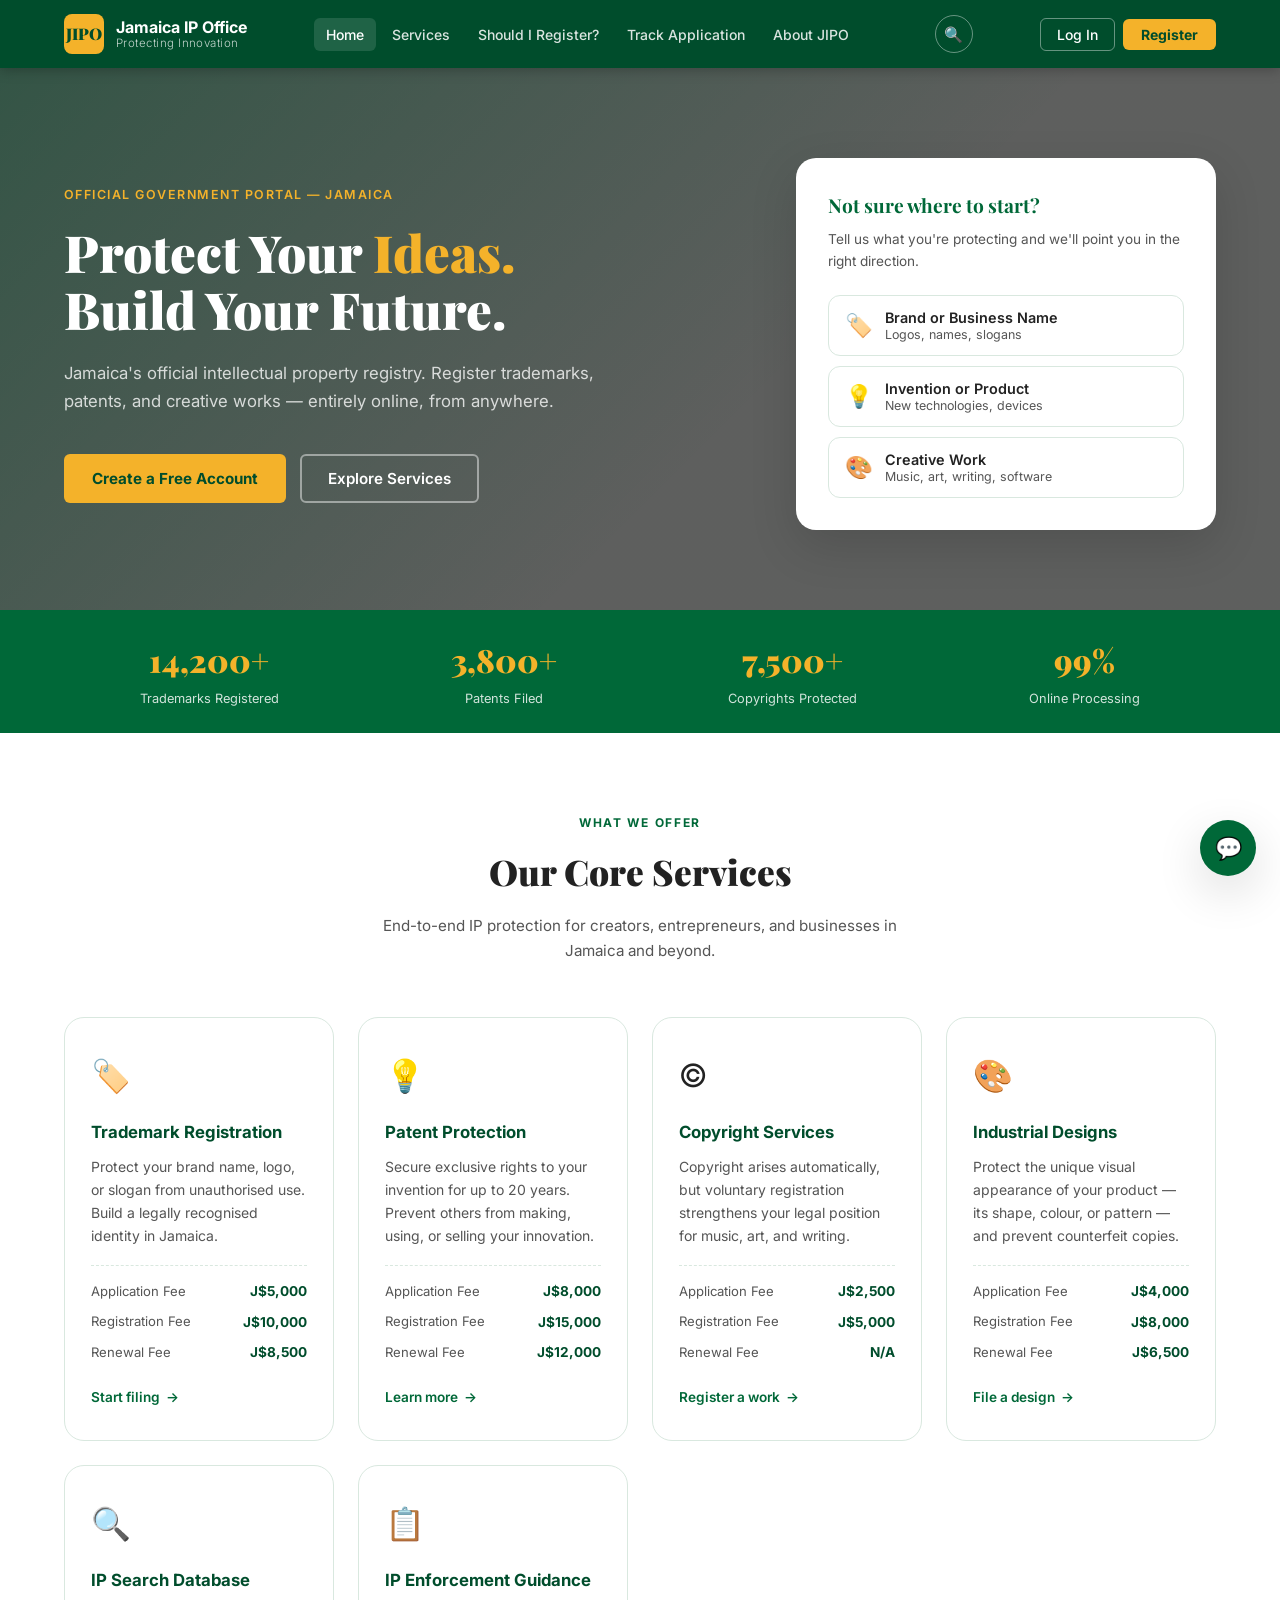
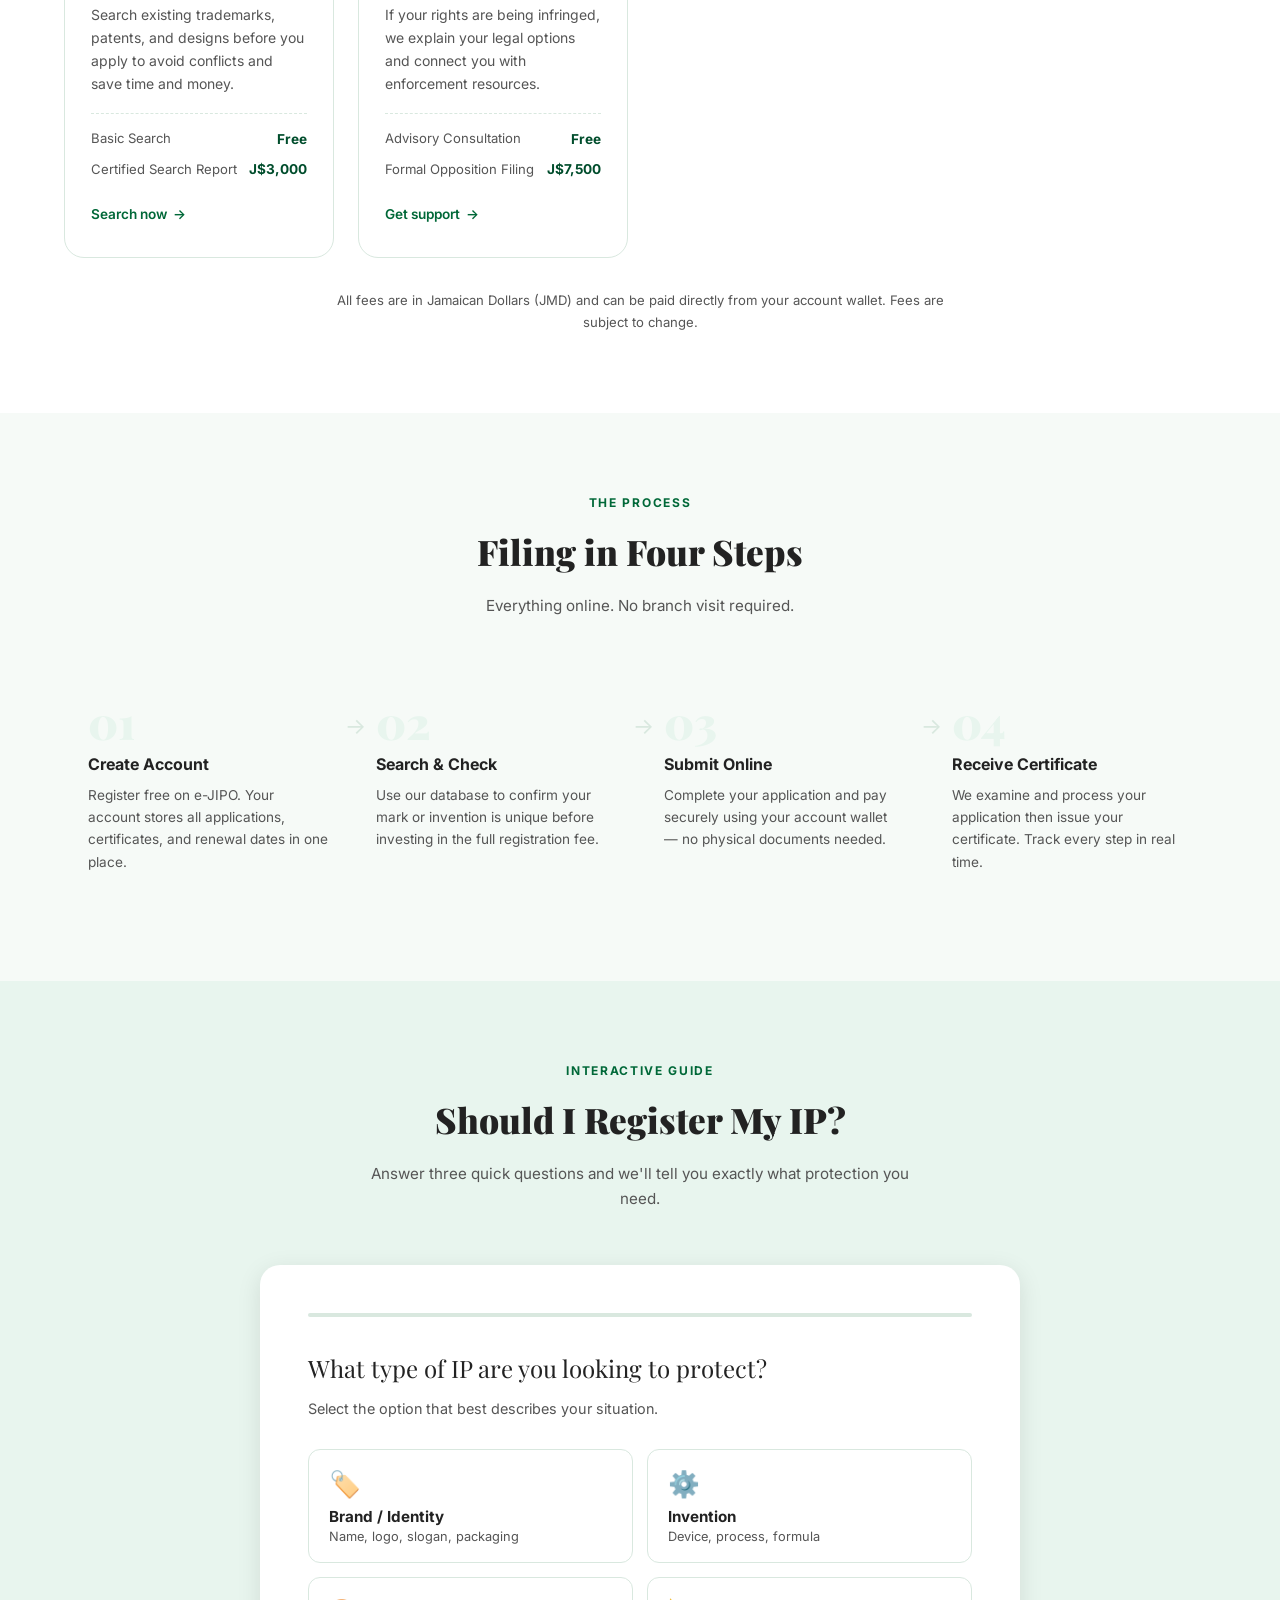
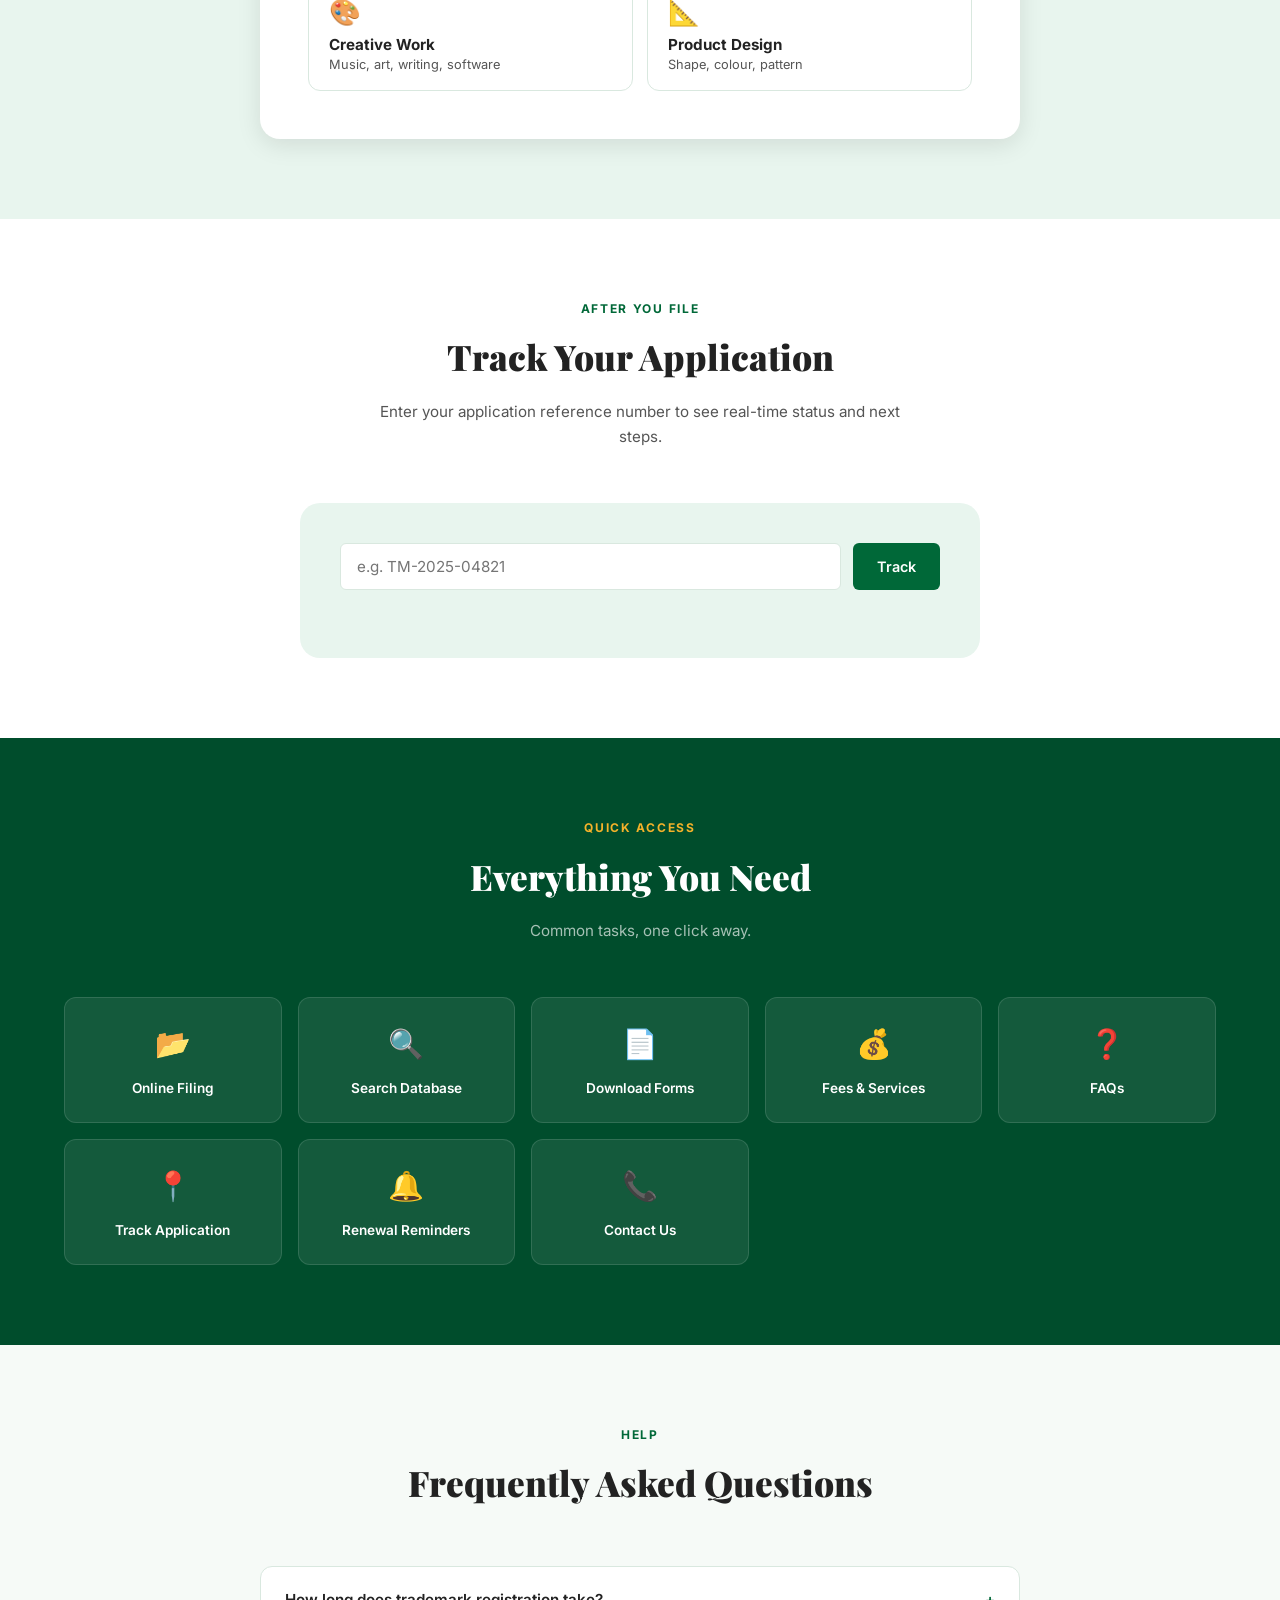
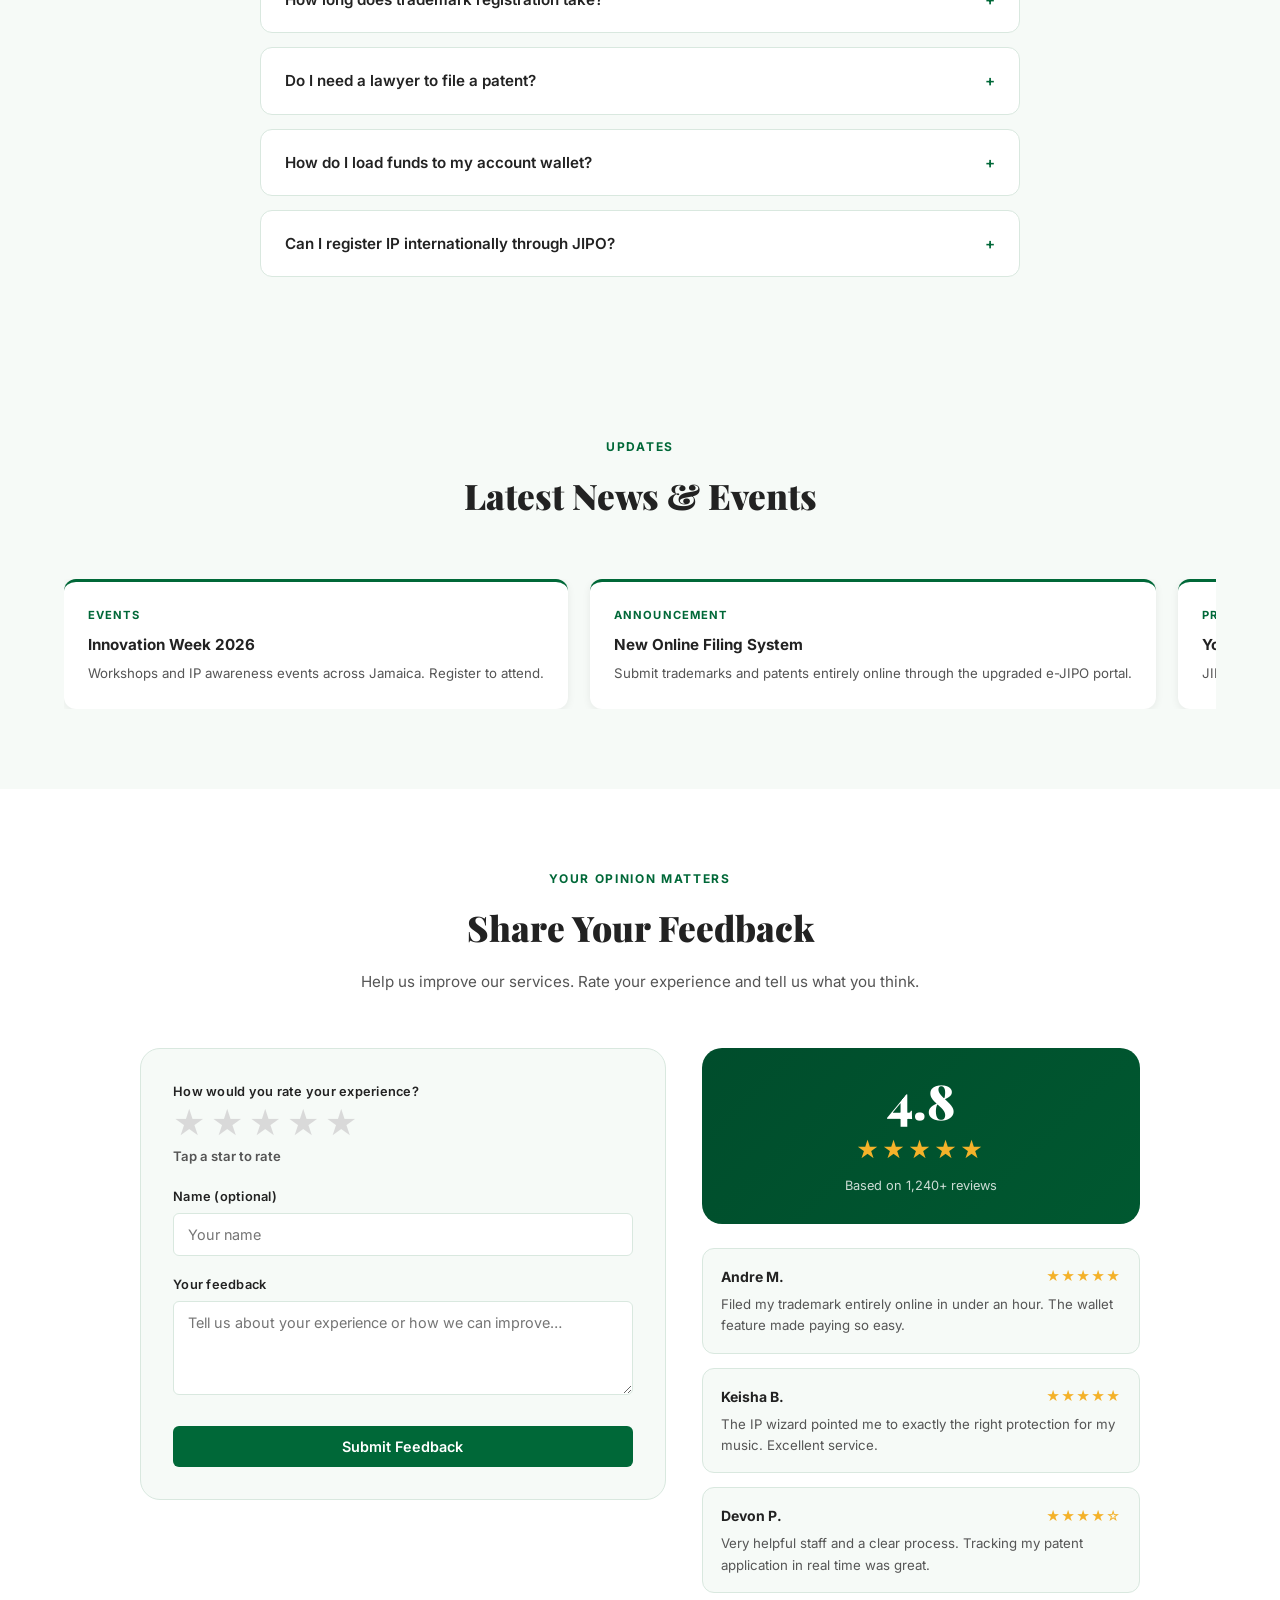
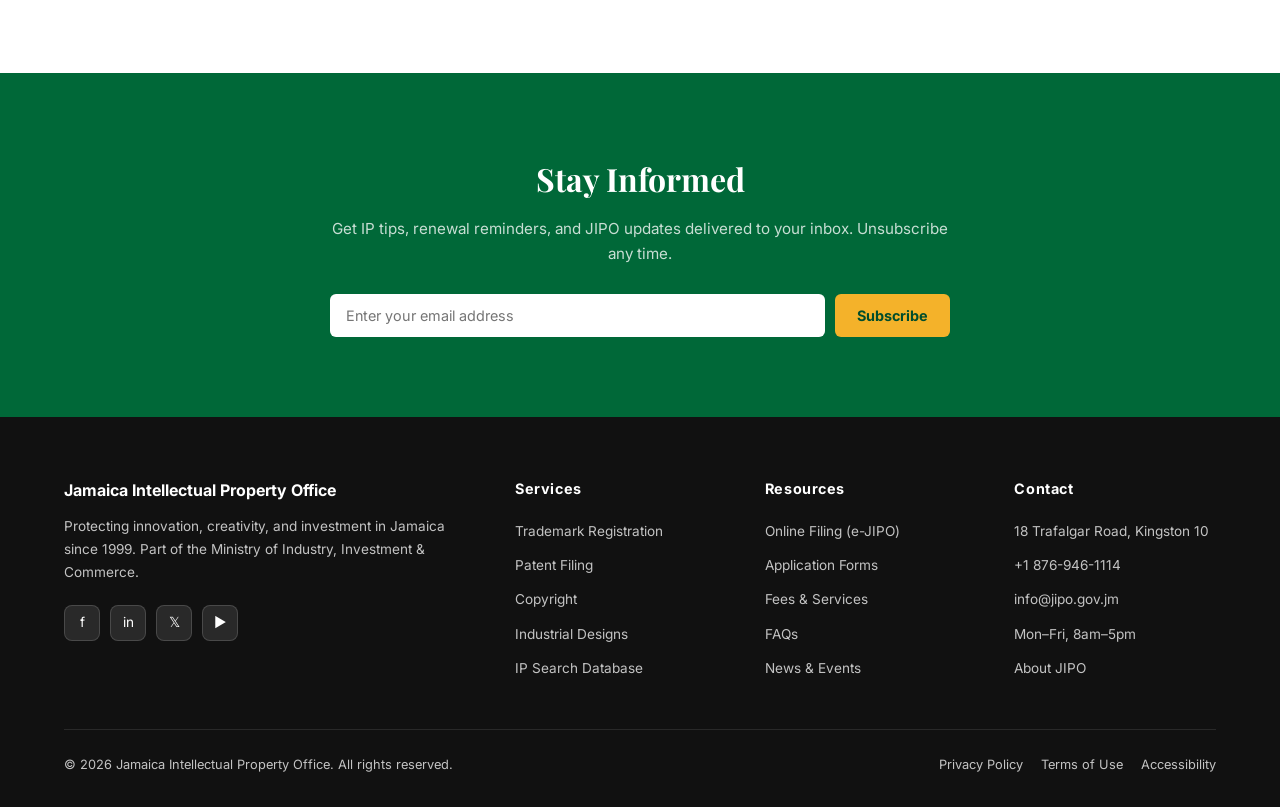
<file: Index.html>
<!DOCTYPE html>
<html lang="en">
<head>
<meta charset="UTF-8">
<meta name="viewport" content="width=device-width, initial-scale=1.0">
<title>JIPO – Jamaica Intellectual Property Office</title>
<meta name="description" content="Jamaica's official intellectual property registry. Register trademarks, patents, and creative works entirely online.">
<link rel="preconnect" href="https://fonts.googleapis.com">
<link rel="preconnect" href="https://fonts.gstatic.com" crossorigin>
<link href="https://fonts.googleapis.com/css2?family=Playfair+Display:wght@700;900&family=Inter:wght@300;400;500;600;700&display=swap" rel="stylesheet">

<link rel="stylesheet" href="style.css">
</head>
<body>

<!-- ================================================
     SHARED HEADER
================================================ -->
<header>
  <nav class="navbar">
    <div class="logo-wrap" onclick="showPage('home')">
      <div class="logo-mark">JIPO</div>
      <div class="logo-text">Jamaica IP Office <span>Protecting Innovation</span></div>
    </div>
    <ul id="mainNav">
      <li><a href="#" onclick="showPage('home');return false;" class="active-link">Home</a></li>
      <li><a href="#" onclick="showPage('home');scrollToId('services');return false;">Services</a></li>
      <li><a href="#" onclick="showPage('home');scrollToId('wizard-sec');return false;">Should I Register?</a></li>
      <li><a href="#" onclick="showPage('home');scrollToId('tracker-sec');return false;">Track Application</a></li>
      <li><a href="#" onclick="showPage('about');return false;">About JIPO</a></li>
    </ul>
    <button class="nav-search-btn" onclick="openSearch()" aria-label="Search the site" title="Search">🔍</button>
    <div class="nav-auth" id="navAuth">
      <button class="btn-nav-login" onclick="showPage('login')">Log In</button>
      <button class="btn-nav-register" onclick="showPage('register')">Register</button>
    </div>
    <div class="nav-auth hidden" id="navPortal">
      <span style="color:rgba(255,255,255,.7);font-size:.85rem" id="navUsername"></span>
      <button class="btn-nav-login" onclick="showPage('portal')">My Portal</button>
      <button class="btn-nav-login" onclick="logout()">Sign Out</button>
    </div>
    <button class="hamburger" onclick="openMobileMenu()">
      <span></span><span></span><span></span>
    </button>
  </nav>
</header>

<div class="mobile-menu" id="mobileMenu" onclick="closeMobileMenu(event)">
  <div class="mobile-drawer">
    <button class="drawer-close" onclick="closeMobileMenu()">✕</button>
    <a href="#" onclick="showPage('home');closeMobileMenu()">Home</a>
    <a href="#" onclick="showPage('home');scrollToId('services');closeMobileMenu()">Services</a>
    <a href="#" onclick="showPage('home');scrollToId('wizard-sec');closeMobileMenu()">Should I Register?</a>
    <a href="#" onclick="showPage('home');scrollToId('tracker-sec');closeMobileMenu()">Track Application</a>
    <a href="#" onclick="showPage('about');closeMobileMenu()">About JIPO</a>
    <a href="#" onclick="closeMobileMenu();openSearch()">🔍 Search</a>
    <hr style="border-color:rgba(255,255,255,.15);margin:8px 0">
    <a href="#" onclick="showPage('login');closeMobileMenu()">Log In</a>
    <a href="#" onclick="showPage('register');closeMobileMenu()" style="color:var(--gold);font-weight:700">Register Free</a>
  </div>
</div>

<!-- ================================================
     SITE SEARCH OVERLAY
================================================ -->
<div class="search-overlay" id="searchOverlay" onclick="closeSearch(event)">
  <div class="search-panel">
    <div class="search-bar">
      <span class="search-bar-icon">🔍</span>
      <input type="text" id="siteSearchInput" placeholder="Search services, fees, FAQs, news…" autocomplete="off" />
      <button class="search-close" onclick="closeSearch()" aria-label="Close search">✕</button>
    </div>
    <div class="search-results" id="searchResults">
      <p class="search-hint">Start typing to search across the JIPO website.</p>
    </div>
  </div>
</div>

<!-- ================================================
     HOME PAGE
================================================ -->
<div class="page active" id="page-home">

<section class="hero">
  <div class="hero-inner">
    <div>
      <div class="hero-eyebrow">Official Government Portal — Jamaica</div>
      <h1>Protect Your <em>Ideas.</em><br>Build Your Future.</h1>
      <p class="hero-sub">Jamaica's official intellectual property registry. Register trademarks, patents, and creative works — entirely online, from anywhere.</p>
      <div class="hero-actions">
        <button class="btn-primary" onclick="showPage('register')">Create a Free Account</button>
        <button class="btn-outline" onclick="scrollToId('services')">Explore Services</button>
      </div>
    </div>
    <div class="wizard-card">
      <h3>Not sure where to start?</h3>
      <p>Tell us what you're protecting and we'll point you in the right direction.</p>
      <div class="wizard-options">
        <button class="wizard-opt" onclick="showPage('home');scrollToId('wizard-sec')">
          <span class="opt-icon">🏷️</span>
          <div class="opt-text"><strong>Brand or Business Name</strong><span>Logos, names, slogans</span></div>
        </button>
        <button class="wizard-opt" onclick="showPage('home');scrollToId('wizard-sec')">
          <span class="opt-icon">💡</span>
          <div class="opt-text"><strong>Invention or Product</strong><span>New technologies, devices</span></div>
        </button>
        <button class="wizard-opt" onclick="showPage('home');scrollToId('wizard-sec')">
          <span class="opt-icon">🎨</span>
          <div class="opt-text"><strong>Creative Work</strong><span>Music, art, writing, software</span></div>
        </button>
      </div>
    </div>
  </div>
</section>

<div class="stats-bar">
  <div class="stats-inner">
    <div class="stat-item"><div class="stat-num">14,200+</div><div class="stat-label">Trademarks Registered</div></div>
    <div class="stat-item"><div class="stat-num">3,800+</div><div class="stat-label">Patents Filed</div></div>
    <div class="stat-item"><div class="stat-num">7,500+</div><div class="stat-label">Copyrights Protected</div></div>
    <div class="stat-item"><div class="stat-num">99%</div><div class="stat-label">Online Processing</div></div>
  </div>
</div>

<!-- SERVICES -->
<section class="services" id="services">
  <div class="section-inner">
    <div class="section-header">
      <div class="section-eyebrow">What We Offer</div>
      <h2>Our Core Services</h2>
      <p>End-to-end IP protection for creators, entrepreneurs, and businesses in Jamaica and beyond.</p>
    </div>
    <div class="services-grid">
      <div class="service-card">
        <div class="service-icon">🏷️</div>
        <h3>Trademark Registration</h3>
        <p>Protect your brand name, logo, or slogan from unauthorised use. Build a legally recognised identity in Jamaica.</p>
        <ul class="service-fees">
          <li><span>Application Fee</span><strong>J$5,000</strong></li>
          <li><span>Registration Fee</span><strong>J$10,000</strong></li>
          <li><span>Renewal Fee</span><strong>J$8,500</strong></li>
        </ul>
        <div class="service-link">Start filing <span>→</span></div>
      </div>
      <div class="service-card">
        <div class="service-icon">💡</div>
        <h3>Patent Protection</h3>
        <p>Secure exclusive rights to your invention for up to 20 years. Prevent others from making, using, or selling your innovation.</p>
        <ul class="service-fees">
          <li><span>Application Fee</span><strong>J$8,000</strong></li>
          <li><span>Registration Fee</span><strong>J$15,000</strong></li>
          <li><span>Renewal Fee</span><strong>J$12,000</strong></li>
        </ul>
        <div class="service-link">Learn more <span>→</span></div>
      </div>
      <div class="service-card">
        <div class="service-icon">©️</div>
        <h3>Copyright Services</h3>
        <p>Copyright arises automatically, but voluntary registration strengthens your legal position for music, art, and writing.</p>
        <ul class="service-fees">
          <li><span>Application Fee</span><strong>J$2,500</strong></li>
          <li><span>Registration Fee</span><strong>J$5,000</strong></li>
          <li><span>Renewal Fee</span><strong>N/A</strong></li>
        </ul>
        <div class="service-link">Register a work <span>→</span></div>
      </div>
      <div class="service-card">
        <div class="service-icon">🎨</div>
        <h3>Industrial Designs</h3>
        <p>Protect the unique visual appearance of your product — its shape, colour, or pattern — and prevent counterfeit copies.</p>
        <ul class="service-fees">
          <li><span>Application Fee</span><strong>J$4,000</strong></li>
          <li><span>Registration Fee</span><strong>J$8,000</strong></li>
          <li><span>Renewal Fee</span><strong>J$6,500</strong></li>
        </ul>
        <div class="service-link">File a design <span>→</span></div>
      </div>
      <div class="service-card">
        <div class="service-icon">🔍</div>
        <h3>IP Search Database</h3>
        <p>Search existing trademarks, patents, and designs before you apply to avoid conflicts and save time and money.</p>
        <ul class="service-fees">
          <li><span>Basic Search</span><strong>Free</strong></li>
          <li><span>Certified Search Report</span><strong>J$3,000</strong></li>
        </ul>
        <div class="service-link">Search now <span>→</span></div>
      </div>
      <div class="service-card">
        <div class="service-icon">📋</div>
        <h3>IP Enforcement Guidance</h3>
        <p>If your rights are being infringed, we explain your legal options and connect you with enforcement resources.</p>
        <ul class="service-fees">
          <li><span>Advisory Consultation</span><strong>Free</strong></li>
          <li><span>Formal Opposition Filing</span><strong>J$7,500</strong></li>
        </ul>
        <div class="service-link">Get support <span>→</span></div>
      </div>
    </div>
    <p class="services-fee-note">All fees are in Jamaican Dollars (JMD) and can be paid directly from your account wallet. Fees are subject to change.</p>
  </div>
</section>

<!-- HOW IT WORKS -->
<section class="how-it-works" id="how-it-works">
  <div class="section-inner">
    <div class="section-header">
      <div class="section-eyebrow">The Process</div>
      <h2>Filing in Four Steps</h2>
      <p>Everything online. No branch visit required.</p>
    </div>
    <div class="steps-wrap">
      <div class="step-item">
        <div class="step-num">01</div>
        <h3>Create Account</h3>
        <p>Register free on e-JIPO. Your account stores all applications, certificates, and renewal dates in one place.</p>
      </div>
      <div class="step-item">
        <div class="step-num">02</div>
        <h3>Search &amp; Check</h3>
        <p>Use our database to confirm your mark or invention is unique before investing in the full registration fee.</p>
      </div>
      <div class="step-item">
        <div class="step-num">03</div>
        <h3>Submit Online</h3>
        <p>Complete your application and pay securely using your account wallet — no physical documents needed.</p>
      </div>
      <div class="step-item">
        <div class="step-num">04</div>
        <h3>Receive Certificate</h3>
        <p>We examine and process your application then issue your certificate. Track every step in real time.</p>
      </div>
    </div>
  </div>
</section>

<!-- WIZARD SECTION -->
<section class="wizard-section" id="wizard-sec">
  <div class="section-inner">
    <div class="section-header">
      <div class="section-eyebrow">Interactive Guide</div>
      <h2>Should I Register My IP?</h2>
      <p>Answer three quick questions and we'll tell you exactly what protection you need.</p>
    </div>
    <div class="wizard-widget">
      <div class="wizard-progress"><div class="wizard-progress-bar" id="wizardProgress" style="width:0%"></div></div>
      <div class="wizard-step active" id="wstep1">
        <div class="wizard-question">What type of IP are you looking to protect?</div>
        <div class="wizard-hint">Select the option that best describes your situation.</div>
        <div class="wizard-choices">
          <button class="wiz-choice" onclick="wizNext(2,'brand')"><div class="wc-icon">🏷️</div><strong>Brand / Identity</strong><span>Name, logo, slogan, packaging</span></button>
          <button class="wiz-choice" onclick="wizNext(2,'invention')"><div class="wc-icon">⚙️</div><strong>Invention</strong><span>Device, process, formula</span></button>
          <button class="wiz-choice" onclick="wizNext(2,'creative')"><div class="wc-icon">🎨</div><strong>Creative Work</strong><span>Music, art, writing, software</span></button>
          <button class="wiz-choice" onclick="wizNext(2,'design')"><div class="wc-icon">📐</div><strong>Product Design</strong><span>Shape, colour, pattern</span></button>
        </div>
      </div>
      <div class="wizard-step" id="wstep2">
        <div class="wizard-question">Is your work already in public use?</div>
        <div class="wizard-hint">This affects how urgently you should file.</div>
        <div class="wizard-choices">
          <button class="wiz-choice" onclick="wizNext(3,'yes')"><div class="wc-icon">✅</div><strong>Yes</strong><span>Already trading, performing, or publishing</span></button>
          <button class="wiz-choice" onclick="wizNext(3,'no')"><div class="wc-icon">🔜</div><strong>Not yet</strong><span>Still in development or planning</span></button>
        </div>
      </div>
      <div class="wizard-step" id="wstep3">
        <div class="wizard-question">Do you need protection beyond Jamaica?</div>
        <div class="wizard-hint">International filings involve different processes and timelines.</div>
        <div class="wizard-choices">
          <button class="wiz-choice" onclick="wizResult()"><div class="wc-icon">🌍</div><strong>Yes — internationally</strong><span>I plan to export or sell abroad</span></button>
          <button class="wiz-choice" onclick="wizResult()"><div class="wc-icon">🇯🇲</div><strong>Jamaica only</strong><span>Domestic protection is sufficient</span></button>
        </div>
      </div>
      <div class="wizard-step" id="wstep-result">
        <div class="wizard-result">
          <h3 id="wizardResultTitle">Our Recommendation</h3>
          <p id="wizardResultText"></p>
          <button class="btn-green" onclick="showPage('register')">Register Now to Apply</button>
        </div>
        <button class="wizard-restart" onclick="resetWizard()">← Start Over</button>
      </div>
    </div>
  </div>
</section>

<!-- APPLICATION TRACKER -->
<section class="tracker-section" id="tracker-sec">
  <div class="section-inner">
    <div class="section-header">
      <div class="section-eyebrow">After You File</div>
      <h2>Track Your Application</h2>
      <p>Enter your application reference number to see real-time status and next steps.</p>
    </div>
    <div class="tracker-widget">
      <div class="tracker-form">
        <input type="text" id="trackInput" placeholder="e.g. TM-2025-04821" />
        <button onclick="trackApplication()">Track</button>
      </div>
      <div class="tracker-result" id="trackerResult"></div>
    </div>
  </div>
</section>

<!-- QUICK ACCESS — each item scrolls/navigates to its section -->
<section class="quick-links-sec" id="quick-links">
  <div class="section-inner">
    <div class="section-header">
      <div class="section-eyebrow">Quick Access</div>
      <h2>Everything You Need</h2>
      <p>Common tasks, one click away.</p>
    </div>
    <div class="ql-grid">
      <div class="ql-item" onclick="showPage('register')">
        <div class="ql-icon">📂</div><span>Online Filing</span>
      </div>
      <div class="ql-item" onclick="showPage('home');scrollToId('services')">
        <div class="ql-icon">🔍</div><span>Search Database</span>
      </div>
      <div class="ql-item" onclick="showPage('home');scrollToId('how-it-works')">
        <div class="ql-icon">📄</div><span>Download Forms</span>
      </div>
      <div class="ql-item" onclick="showPage('home');scrollToId('services')">
        <div class="ql-icon">💰</div><span>Fees &amp; Services</span>
      </div>
      <div class="ql-item" onclick="showPage('home');scrollToId('faq-sec')">
        <div class="ql-icon">❓</div><span>FAQs</span>
      </div>
      <div class="ql-item" onclick="showPage('home');scrollToId('tracker-sec')">
        <div class="ql-icon">📍</div><span>Track Application</span>
      </div>
      <div class="ql-item" onclick="currentUser?showPage('portal'):showPage('login')">
        <div class="ql-icon">🔔</div><span>Renewal Reminders</span>
      </div>
      <div class="ql-item" onclick="toggleChat()">
        <div class="ql-icon">📞</div><span>Contact Us</span>
      </div>
    </div>
  </div>
</section>

<!-- FAQs -->
<section style="background:var(--surface);padding:80px 5%;" id="faq-sec">
  <div class="section-inner">
    <div class="section-header">
      <div class="section-eyebrow">Help</div>
      <h2>Frequently Asked Questions</h2>
    </div>
    <div style="max-width:760px;margin:0 auto;display:flex;flex-direction:column;gap:14px;">
      <details style="background:white;border-radius:var(--radius-md);padding:20px 24px;border:1px solid var(--rule);cursor:pointer;">
        <summary style="font-weight:600;font-size:.95rem;color:var(--ink);list-style:none;display:flex;justify-content:space-between;align-items:center;">
          How long does trademark registration take? <span style="color:var(--green);">+</span>
        </summary>
        <p style="margin-top:14px;font-size:.875rem;color:var(--muted);line-height:1.75;">Trademark examination typically takes 3–6 months once the application is submitted. The total process from filing to registration can take 8–12 months if no objections are raised.</p>
      </details>
      <details style="background:white;border-radius:var(--radius-md);padding:20px 24px;border:1px solid var(--rule);cursor:pointer;">
        <summary style="font-weight:600;font-size:.95rem;color:var(--ink);list-style:none;display:flex;justify-content:space-between;align-items:center;">
          Do I need a lawyer to file a patent? <span style="color:var(--green);">+</span>
        </summary>
        <p style="margin-top:14px;font-size:.875rem;color:var(--muted);line-height:1.75;">You can file a patent yourself, but we recommend engaging a registered patent attorney for complex inventions. JIPO's e-filing system guides you through each step, and our staff are available to answer general process questions.</p>
      </details>
      <details style="background:white;border-radius:var(--radius-md);padding:20px 24px;border:1px solid var(--rule);cursor:pointer;">
        <summary style="font-weight:600;font-size:.95rem;color:var(--ink);list-style:none;display:flex;justify-content:space-between;align-items:center;">
          How do I load funds to my account wallet? <span style="color:var(--green);">+</span>
        </summary>
        <p style="margin-top:14px;font-size:.875rem;color:var(--muted);line-height:1.75;">Log in to your Client Portal and click "Top Up Wallet" on the Wallet tab. You can add funds by credit/debit card, bank transfer, or NCB QuickPay. Funds are credited instantly and can be used to pay filing and registration fees.</p>
      </details>
      <details style="background:white;border-radius:var(--radius-md);padding:20px 24px;border:1px solid var(--rule);cursor:pointer;">
        <summary style="font-weight:600;font-size:.95rem;color:var(--ink);list-style:none;display:flex;justify-content:space-between;align-items:center;">
          Can I register IP internationally through JIPO? <span style="color:var(--green);">+</span>
        </summary>
        <p style="margin-top:14px;font-size:.875rem;color:var(--muted);line-height:1.75;">Yes. Jamaica is a member of the Paris Convention and the PCT Network, allowing Jamaican filers to seek protection in over 180 countries. JIPO can advise you on the Madrid System for international trademark registration and the Patent Cooperation Treaty for patents.</p>
      </details>
    </div>
  </div>
</section>

<!-- NEWS -->
<section class="news-sec" id="news-sec">
  <div class="section-inner">
    <div class="section-header">
      <div class="section-eyebrow">Updates</div>
      <h2>Latest News &amp; Events</h2>
    </div>
  </div>
  <div class="news-wrapper">
    <div class="news-track" id="newsTrack"></div>
  </div>
</section>

<!-- FEEDBACK & RATINGS -->
<section class="feedback-sec" id="feedback-sec">
  <div class="section-inner">
    <div class="section-header">
      <div class="section-eyebrow">Your Opinion Matters</div>
      <h2>Share Your Feedback</h2>
      <p>Help us improve our services. Rate your experience and tell us what you think.</p>
    </div>
    <div class="feedback-wrap">
      <div class="feedback-form" id="feedbackForm">
        <div class="form-group">
          <label class="form-label">How would you rate your experience?</label>
          <div class="star-rating" id="starRating">
            <span class="star" data-value="1">★</span>
            <span class="star" data-value="2">★</span>
            <span class="star" data-value="3">★</span>
            <span class="star" data-value="4">★</span>
            <span class="star" data-value="5">★</span>
          </div>
          <div class="rating-label" id="ratingLabel">Tap a star to rate</div>
        </div>
        <div class="form-group">
          <label class="form-label" for="fbName">Name (optional)</label>
          <input type="text" class="form-input" id="fbName" placeholder="Your name" />
        </div>
        <div class="form-group">
          <label class="form-label" for="fbMessage">Your feedback</label>
          <textarea class="form-input" id="fbMessage" rows="4" placeholder="Tell us about your experience or how we can improve…"></textarea>
        </div>
        <button class="btn-green feedback-submit" onclick="submitFeedback()">Submit Feedback</button>
        <div class="feedback-success" id="feedbackSuccess">✅ Thank you! Your feedback has been received.</div>
      </div>
      <div class="feedback-side">
        <div class="rating-summary">
          <div class="rating-big" id="avgRating">4.8</div>
          <div class="rating-stars-static" id="avgStars">★★★★★</div>
          <div class="rating-count" id="ratingCount">Based on 1,240+ reviews</div>
        </div>
        <div class="recent-reviews" id="recentReviews">
          <div class="review-item">
            <div class="review-head"><strong>Andre M.</strong><span class="review-stars">★★★★★</span></div>
            <p>Filed my trademark entirely online in under an hour. The wallet feature made paying so easy.</p>
          </div>
          <div class="review-item">
            <div class="review-head"><strong>Keisha B.</strong><span class="review-stars">★★★★★</span></div>
            <p>The IP wizard pointed me to exactly the right protection for my music. Excellent service.</p>
          </div>
          <div class="review-item">
            <div class="review-head"><strong>Devon P.</strong><span class="review-stars">★★★★☆</span></div>
            <p>Very helpful staff and a clear process. Tracking my patent application in real time was great.</p>
          </div>
        </div>
      </div>
    </div>
  </div>
</section>

<!-- NEWSLETTER -->
<section class="newsletter">
  <div class="section-inner">
    <div class="newsletter-inner">
      <h2>Stay Informed</h2>
      <p>Get IP tips, renewal reminders, and JIPO updates delivered to your inbox. Unsubscribe any time.</p>
      <div class="nl-form">
        <input type="email" id="nlEmail" placeholder="Enter your email address" />
        <button onclick="subscribeNewsletter()">Subscribe</button>
      </div>
      <div class="nl-success" id="nlSuccess">✅ You're subscribed! Check your inbox for a confirmation.</div>
    </div>
  </div>
</section>

<footer>
  <div class="footer-inner">
    <div class="footer-grid">
      <div class="footer-brand">
        <div style="color:white;font-weight:700;font-size:1rem;margin-bottom:12px;">Jamaica Intellectual Property Office</div>
        <p>Protecting innovation, creativity, and investment in Jamaica since 1999. Part of the Ministry of Industry, Investment &amp; Commerce.</p>
        <div class="footer-social">
          <div class="social-btn">f</div><div class="social-btn">in</div><div class="social-btn">𝕏</div><div class="social-btn">▶</div>
        </div>
      </div>
      <div>
        <h4>Services</h4>
        <ul>
          <li><a href="#" onclick="scrollToId('services');return false;">Trademark Registration</a></li>
          <li><a href="#" onclick="scrollToId('services');return false;">Patent Filing</a></li>
          <li><a href="#" onclick="scrollToId('services');return false;">Copyright</a></li>
          <li><a href="#" onclick="scrollToId('services');return false;">Industrial Designs</a></li>
          <li><a href="#" onclick="scrollToId('services');return false;">IP Search Database</a></li>
        </ul>
      </div>
      <div>
        <h4>Resources</h4>
        <ul>
          <li><a href="#" onclick="showPage('register');return false;">Online Filing (e-JIPO)</a></li>
          <li><a href="#" onclick="scrollToId('how-it-works');return false;">Application Forms</a></li>
          <li><a href="#" onclick="scrollToId('services');return false;">Fees &amp; Services</a></li>
          <li><a href="#" onclick="scrollToId('faq-sec');return false;">FAQs</a></li>
          <li><a href="#" onclick="scrollToId('news-sec');return false;">News &amp; Events</a></li>
        </ul>
      </div>
      <div>
        <h4>Contact</h4>
        <ul>
          <li><a href="#">18 Trafalgar Road, Kingston 10</a></li>
          <li><a href="#">+1 876-946-1114</a></li>
          <li><a href="#">info@jipo.gov.jm</a></li>
          <li><a href="#">Mon–Fri, 8am–5pm</a></li>
          <li><a href="#" onclick="showPage('about');return false;">About JIPO</a></li>
        </ul>
      </div>
    </div>
    <div class="footer-bottom">
      <span>© 2026 Jamaica Intellectual Property Office. All rights reserved.</span>
      <div class="footer-bottom-links">
        <a href="#">Privacy Policy</a><a href="#">Terms of Use</a><a href="#">Accessibility</a>
      </div>
    </div>
  </div>
</footer>
</div><!-- /page-home -->


<!-- ================================================
     ABOUT PAGE
================================================ -->
<div class="page" id="page-about">
<section class="about-hero">
  <div class="about-hero-inner">
    <div class="hero-eyebrow">Established 1999 · Kingston, Jamaica</div>
    <h1>Built on <em>Expertise.</em><br>Driven by Purpose.</h1>
    <p>The Jamaica Intellectual Property Office is the government authority responsible for administering and promoting intellectual property rights in Jamaica. We combine deep legal expertise, technical knowledge, and a commitment to public service to protect innovation across every sector of the Jamaican economy.</p>
  </div>
</section>
<div class="mv-strip">
  <div class="mv-inner">
    <div class="mv-block">
      <div class="mv-label">Our Mission</div>
      <h2>Administer IP rights with integrity, efficiency, and expertise.</h2>
      <p>To provide a world-class intellectual property system that supports economic growth, encourages innovation, and ensures Jamaican creators and businesses can protect and benefit from their ideas — at home and internationally.</p>
    </div>
    <div class="mv-block">
      <div class="mv-label">Our Vision</div>
      <h2>A Jamaica where every idea is valued and protected.</h2>
      <p>We envision a nation where intellectual property is understood, respected, and actively used as a tool for economic development — where every artist, inventor, and entrepreneur knows their rights and can exercise them with confidence.</p>
    </div>
  </div>
</div>
<section class="who-we-are">
  <div class="section-inner who-inner">
    <div class="who-text">
      <h2>Who We Are</h2>
      <p>JIPO is a government statutory body established under the <strong>Jamaica Intellectual Property Office Act</strong>. We operate under the Ministry of Industry, Investment and Commerce and are Jamaica's official authority for the registration and administration of trademarks, patents, industrial designs, copyright, and geographical indications.</p>
      <p>Our team includes qualified <strong>intellectual property attorneys</strong>, patent examiners, trademark examiners, copyright officers, and outreach specialists — all working together to ensure Jamaica's IP system is accessible, modern, and aligned with international standards.</p>
      <div class="who-badge-grid">
        <div class="who-badge"><div class="wb-num">25+</div><div class="wb-label">Years in operation</div></div>
        <div class="who-badge"><div class="wb-num">40+</div><div class="wb-label">Expert staff members</div></div>
        <div class="who-badge"><div class="wb-num">180+</div><div class="wb-label">Countries we connect with</div></div>
        <div class="who-badge"><div class="wb-num">99%</div><div class="wb-label">Online processing rate</div></div>
      </div>
    </div>
    <div class="who-visual">
      <div class="timeline-item"><div class="tl-year-dot">1999</div><div class="tl-content"><h4>JIPO Established</h4><p>The Jamaica Intellectual Property Office Act creates a dedicated statutory body to administer IP rights in Jamaica.</p></div></div>
      <div class="timeline-item"><div class="tl-year-dot">2004</div><div class="tl-content"><h4>TRIPS Alignment</h4><p>Full legislative alignment with the WTO's TRIPS Agreement, opening Jamaican filings to international reciprocity.</p></div></div>
      <div class="timeline-item"><div class="tl-year-dot">2012</div><div class="tl-content"><h4>Digital Filing Launched</h4><p>First-generation online trademark and patent filing system launched, reducing processing time by 60%.</p></div></div>
</section>
<section class="leadership-sec" id="leadership-sec">
  <div class="section-inner">
    <div class="section-header">
      <div class="section-eyebrow">Our Leadership</div>
      <h2>Guided by Experts</h2>
      <p>JIPO is led by a team of seasoned professionals with decades of combined experience in intellectual property law, examination, and public administration.</p>
    </div>
    <div class="leadership-grid">
      <div class="leader-card">
        <div class="leader-avatar">DC</div>
        <h3>Dr. Carla Reid</h3>
        <div class="leader-role">Director General</div>
        <p>An attorney-at-law with over 20 years in intellectual property and commercial law, Dr. Reid oversees JIPO's strategic direction and international engagement. She holds a doctorate in IP law and has represented Jamaica at WIPO assemblies.</p>
        <ul class="leader-expertise">
          <li>IP Policy &amp; Strategy</li>
          <li>International Treaties</li>
          <li>Commercial Law</li>
        </ul>
      </div>
      <div class="leader-card">
        <div class="leader-avatar">MB</div>
        <h3>Marcus Bennett</h3>
        <div class="leader-role">Deputy Director, Patents &amp; Designs</div>
        <p>A registered patent examiner and former engineer, Marcus leads the technical examination of patents and industrial designs. His background in mechanical engineering brings rigour to prior-art assessment and innovation support for inventors.</p>
        <ul class="leader-expertise">
          <li>Patent Examination</li>
          <li>Industrial Designs</li>
          <li>Technical Assessment</li>
        </ul>
      </div>
      <div class="leader-card">
        <div class="leader-avatar">ST</div>
        <h3>Simone Thompson</h3>
        <div class="leader-role">Head of Trademarks &amp; Copyright</div>
        <p>Simone manages the trademark and copyright divisions, ensuring fast, fair examination for Jamaican creators and businesses. She specialises in brand protection and has led JIPO's outreach programmes for MSMEs and the creative sector.</p>
        <ul class="leader-expertise">
          <li>Trademark Law</li>
          <li>Copyright &amp; Creative Sector</li>
          <li>Public Outreach</li>
        </ul>
      </div>
    </div>
  </div>
</section>
<section class="partnerships">
  <div class="section-inner">
    <div class="section-header">
      <div class="section-eyebrow">International Affiliations</div>
      <h2>Who We Work With</h2>
      <p>JIPO is connected to the global IP ecosystem through membership and partnerships with leading international bodies.</p>
    </div>
    <div class="partner-logos">
      <div class="partner-badge">🌐 WIPO</div>
      <div class="partner-badge">⚖️ WTO / TRIPS</div>
      <div class="partner-badge">🇯🇲 GOJ — MIIC</div>
      <div class="partner-badge">🌍 Paris Convention</div>
      <div class="partner-badge">📚 Berne Convention</div>
      <div class="partner-badge">🏝️ CARICOM</div>
      <div class="partner-badge">🔬 PCT Network</div>
      <div class="partner-badge">🎵 JACAP</div>
    </div>
  </div>
</section>
<section class="about-cta">
  <h2>Ready to Protect Your IP?</h2>
  <p>Join thousands of Jamaican creators, entrepreneurs, and businesses who trust JIPO to secure their most valuable assets.</p>
  <div class="about-cta-actions">
    <button class="btn-primary" onclick="showPage('register')">Create a Free Account</button>
    <button class="btn-outline" onclick="showPage('home');scrollToId('wizard-sec')">Take the IP Wizard</button>
  </div>
</section>
<footer>
  <div class="footer-inner">
    <div class="footer-grid">
      <div class="footer-brand">
        <div style="color:white;font-weight:700;font-size:1rem;margin-bottom:12px;">Jamaica Intellectual Property Office</div>
        <p>Protecting innovation, creativity, and investment in Jamaica since 1999.</p>
        <div class="footer-social">
          <div class="social-btn">f</div><div class="social-btn">in</div><div class="social-btn">𝕏</div><div class="social-btn">▶</div>
        </div>
      </div>
      <div><h4>Services</h4><ul><li><a href="#">Trademark Registration</a></li><li><a href="#">Patent Filing</a></li><li><a href="#">Copyright</a></li><li><a href="#">Industrial Designs</a></li></ul></div>
      <div><h4>Resources</h4><ul><li><a href="#" onclick="showPage('home');scrollToId('services');return false;">Fees &amp; Services</a></li><li><a href="#" onclick="showPage('home');scrollToId('faq-sec');return false;">FAQs</a></li><li><a href="#" onclick="showPage('home');scrollToId('news-sec');return false;">News &amp; Events</a></li></ul></div>
      <div><h4>Contact</h4><ul><li><a href="#">18 Trafalgar Road, Kingston 10</a></li><li><a href="#">+1 876-946-1114</a></li><li><a href="#">info@jipo.gov.jm</a></li><li><a href="#" onclick="showPage('home');return false;">Home</a></li></ul></div>
    </div>
    <div class="footer-bottom"><span>© 2026 Jamaica Intellectual Property Office. All rights reserved.</span><div class="footer-bottom-links"><a href="#">Privacy Policy</a><a href="#">Terms of Use</a></div></div>
  </div>
</footer>
</div><!-- /page-about -->


<!-- ================================================
     LOGIN PAGE
================================================ -->
<div class="page" id="page-login">
<div class="auth-page">
  <div class="auth-wrap">
    <div class="auth-card">
      <div class="auth-logo">
        <div class="logo-mark">JIPO</div>
        <div class="logo-text">Jamaica IP Office <span>Client Portal</span></div>
      </div>
      <h1 class="auth-title">Welcome Back</h1>
      <p class="auth-sub">Log in to manage your applications, track status, and access your account wallet.</p>
      <div class="form-group">
        <label class="form-label" for="loginEmail">Email Address</label>
        <input type="email" class="form-input" id="loginEmail" placeholder="you@example.com" autocomplete="email" />
        <div class="error-msg" id="loginEmailErr">Please enter a valid email address.</div>
      </div>
      <div class="form-group">
        <label class="form-label" for="loginPass">Password</label>
        <div class="pass-wrapper">
          <input type="password" class="form-input" id="loginPass" placeholder="••••••••" autocomplete="current-password" />
          <button class="toggle-pass" type="button" onclick="togglePass('loginPass',this)">Show</button>
        </div>
        <div class="error-msg" id="loginPassErr">Please enter your password.</div>
      </div>
      <div style="display:flex;justify-content:space-between;align-items:center;margin-bottom:20px">
        <label class="form-check"><input type="checkbox"> Remember me</label>
        <a href="#" style="font-size:.82rem;color:var(--green);font-weight:600">Forgot password?</a>
      </div>
      <button class="btn-submit" onclick="handleLogin()">Log In to Portal</button>
      <div class="auth-divider"><span>or continue with</span></div>
      <button class="sso-btn">🇯🇲 &nbsp; Government SSO (GOJ)</button>
      <div class="auth-switch">Don't have an account? <a onclick="showPage('register')">Create one free</a></div>
    </div>
  </div>
</div>
<div class="auth-footer">© 2026 Jamaica Intellectual Property Office &nbsp;·&nbsp; <a href="#">Privacy Policy</a> &nbsp;·&nbsp; <a href="#" onclick="showPage('home');return false;">Back to Home</a></div>
</div><!-- /page-login -->


<!-- ================================================
     REGISTER PAGE
================================================ -->
<div class="page" id="page-register">
<div class="auth-page">
  <div class="auth-wrap">
    <div class="auth-card auth-card-wide">
      <div class="auth-logo">
        <div class="logo-mark">JIPO</div>
        <div class="logo-text">Jamaica IP Office <span>Create Account</span></div>
      </div>
      <h1 class="auth-title">Get Started</h1>
      <p class="auth-sub">Create your free e-JIPO account to file and manage IP applications entirely online.</p>
      <div class="form-row">
        <div class="form-group">
          <label class="form-label" for="regFirst">First Name</label>
          <input type="text" class="form-input" id="regFirst" placeholder="Marcus" autocomplete="given-name" />
        </div>
        <div class="form-group">
          <label class="form-label" for="regLast">Last Name</label>
          <input type="text" class="form-input" id="regLast" placeholder="Garvey" autocomplete="family-name" />
        </div>
      </div>
      <div class="form-group">
        <label class="form-label" for="regEmail">Email Address</label>
        <input type="email" class="form-input" id="regEmail" placeholder="you@example.com" autocomplete="email" />
        <div class="error-msg" id="regEmailErr">Please enter a valid email address.</div>
      </div>
      <div class="form-group">
        <label class="form-label" for="regType">Account Type</label>
        <select class="form-input" id="regType">
          <option value="">Select account type…</option>
          <option>Individual / Creator</option>
          <option>Small Business (MSME)</option>
          <option>Corporation</option>
          <option>IP Attorney / Agent</option>
          <option>Academic / Research Institution</option>
          <option>Foreign Rights Holder</option>
        </select>
        <div class="error-msg" id="regTypeErr">Please select an account type.</div>
      </div>
      <div class="form-group">
        <label class="form-label" for="regPass">Password</label>
        <div class="pass-wrapper">
          <input type="password" class="form-input" id="regPass" placeholder="Create a strong password" autocomplete="new-password" />
          <button class="toggle-pass" type="button" onclick="togglePass('regPass',this)">Show</button>
        </div>
        <div class="pass-strength-bar"><div class="pass-strength-fill" id="passStrengthFill"></div></div>
        <div class="form-hint" id="passStrengthLabel">Enter a password</div>
      </div>
      <div class="form-group">
        <label class="form-label" for="regPassConfirm">Confirm Password</label>
        <div class="pass-wrapper">
          <input type="password" class="form-input" id="regPassConfirm" placeholder="Repeat your password" autocomplete="new-password" />
        </div>
        <div class="error-msg" id="regPassErr">Passwords do not match.</div>
      </div>
      <div class="form-group">
        <label class="form-check">
          <input type="checkbox" id="regTerms">
          I agree to the <a href="#" style="color:var(--green)">Terms of Service</a> and <a href="#" style="color:var(--green)">Privacy Policy</a>
        </label>
        <div class="error-msg" id="regTermsErr">You must agree to the terms to continue.</div>
      </div>
      <button class="btn-submit" onclick="handleRegister()">Create My Account</button>
      <div class="auth-switch">Already have an account? <a onclick="showPage('login')">Log in</a></div>
    </div>
  </div>
</div>
<div class="auth-footer">© 2026 Jamaica Intellectual Property Office &nbsp;·&nbsp; <a href="#">Privacy Policy</a> &nbsp;·&nbsp; <a href="#" onclick="showPage('home');return false;">Back to Home</a></div>
</div><!-- /page-register -->


<!-- ================================================
     CLIENT PORTAL PAGE
================================================ -->
<div class="page" id="page-portal">
<div class="portal-page">
  <div class="portal-header">
    <h2>My IP Portal</h2>
    <div class="portal-tabs">
      <button class="ptab active" onclick="portalTab(this,'dashboard')">Dashboard</button>
      <button class="ptab" onclick="portalTab(this,'applications')">Applications</button>
      <button class="ptab" onclick="portalTab(this,'renewals')">Renewals</button>
      <button class="ptab" onclick="portalTab(this,'documents')">Documents</button>
      <button class="ptab" onclick="portalTab(this,'wallet')">💳 Wallet</button>
    </div>
  </div>
  <div class="portal-body">

    <!-- DASHBOARD TAB -->
    <div class="portal-tab-content active" id="ptab-dashboard">
      <div>
        <h3 class="portal-greeting" id="portalGreeting">Good morning!</h3>
        <p class="portal-greeting-sub" id="portalGreetingSub">Here's an overview of your IP portfolio.</p>
      </div>
      <div class="portal-grid">
        <div class="portal-stat">
          <div class="ps-icon">🏷️</div>
          <div><div class="ps-num">3</div><div class="ps-label">Trademarks</div></div>
        </div>
        <div class="portal-stat">
          <div class="ps-icon">💡</div>
          <div><div class="ps-num">1</div><div class="ps-label">Patent</div></div>
        </div>
        <div class="portal-stat">
          <div class="ps-icon">⚠️</div>
          <div><div class="ps-num">1</div><div class="ps-label">Renewal Due</div></div>
        </div>
        <div class="portal-stat">
          <div class="ps-icon">💳</div>
          <div><div class="ps-num" id="dashWalletBal">J$0</div><div class="ps-label">Wallet Balance</div></div>
        </div>
      </div>
      <div class="renewal-alert">
        <div class="ra-icon">🔔</div>
        <p><strong>Renewal Reminder — Solar Sip™</strong>
        Your trademark is due for renewal on 31 March 2026. Renewal fee: J$8,500.
        <a href="#" class="renewal-link" onclick="portalTab(document.querySelectorAll('.ptab')[4],'wallet');return false;">Pay from Wallet →</a></p>
      </div>
      <div class="portal-table-wrap">
        <h3>Recent Applications</h3>
        <table>
          <thead><tr><th>Reference</th><th>Name</th><th>Type</th><th>Filed</th><th>Status</th></tr></thead>
          <tbody>
            <tr><td>TM-2025-04821</td><td>Solar Sip™</td><td>Trademark</td><td>14 Jan 2025</td><td><span class="status-pill status-review">Under Review</span></td></tr>
            <tr><td>TM-2024-03210</td><td>Yardie Tech™</td><td>Trademark</td><td>3 Aug 2024</td><td><span class="status-pill status-approved">Registered</span></td></tr>
            <tr><td>PT-2024-00581</td><td>EcoFilter Device</td><td>Patent</td><td>20 Jun 2024</td><td><span class="status-pill status-pending">Pending</span></td></tr>
            <tr><td>TM-2023-09914</td><td>Kingston Konfidence</td><td>Trademark</td><td>11 Nov 2023</td><td><span class="status-pill status-approved">Registered</span></td></tr>
          </tbody>
        </table>
      </div>
    </div>

    <!-- APPLICATIONS TAB -->
    <div class="portal-tab-content" id="ptab-applications">
      <div style="display:flex;justify-content:space-between;align-items:center;margin-bottom:24px;flex-wrap:wrap;gap:12px">
        <h3 style="font-family:var(--font-display);font-size:1.4rem">All Applications</h3>
        <button class="btn-green" onclick="newApplication()">+ New Application</button>
      </div>
      <div class="portal-table-wrap">
        <table>
          <thead><tr><th>Reference</th><th>Name</th><th>Type</th><th>Filed</th><th>Status</th><th>Action</th></tr></thead>
          <tbody>
            <tr><td>TM-2025-04821</td><td>Solar Sip™</td><td>Trademark</td><td>14 Jan 2025</td><td><span class="status-pill status-review">Under Review</span></td><td><a href="#" class="table-action">View</a></td></tr>
            <tr><td>TM-2024-03210</td><td>Yardie Tech™</td><td>Trademark</td><td>3 Aug 2024</td><td><span class="status-pill status-approved">Registered</span></td><td><a href="#" class="table-action">Certificate</a></td></tr>
            <tr><td>PT-2024-00581</td><td>EcoFilter Device</td><td>Patent</td><td>20 Jun 2024</td><td><span class="status-pill status-pending">Pending</span></td><td><a href="#" class="table-action">View</a></td></tr>
            <tr><td>TM-2023-09914</td><td>Kingston Konfidence</td><td>Trademark</td><td>11 Nov 2023</td><td><span class="status-pill status-approved">Registered</span></td><td><a href="#" class="table-action">Certificate</a></td></tr>
          </tbody>
        </table>
      </div>
    </div>

    <!-- RENEWALS TAB -->
    <div class="portal-tab-content" id="ptab-renewals">
      <h3 style="font-family:var(--font-display);font-size:1.4rem;margin-bottom:24px">Upcoming Renewals</h3>
      <div class="renewal-alert">
        <div class="ra-icon">⚠️</div>
        <p><strong>Action Required — Solar Sip™ (TM-2025-04821)</strong>
        Renewal deadline: 31 March 2026. Renewal fee: J$8,500.
        <a href="#" class="renewal-link" onclick="payFromWallet('Solar Sip™ Trademark Renewal',8500);return false;">Pay from Wallet</a></p>
      </div>
      <div class="portal-table-wrap" style="margin-top:22px">
        <table>
          <thead><tr><th>Registration</th><th>Type</th><th>Expiry Date</th><th>Fee (JMD)</th><th>Action</th></tr></thead>
          <tbody>
            <tr><td>Solar Sip™</td><td>Trademark</td><td>31 Mar 2026</td><td>J$8,500</td><td><a href="#" class="table-action" onclick="payFromWallet('Solar Sip™ Trademark Renewal',8500);return false;">Renew</a></td></tr>
            <tr><td>Yardie Tech™</td><td>Trademark</td><td>15 Aug 2034</td><td>J$8,500</td><td><span style="color:var(--muted);font-size:.82rem">Not due yet</span></td></tr>
            <tr><td>Kingston Konfidence</td><td>Trademark</td><td>11 Nov 2033</td><td>J$8,500</td><td><span style="color:var(--muted);font-size:.82rem">Not due yet</span></td></tr>
          </tbody>
        </table>
      </div>
    </div>

    <!-- DOCUMENTS TAB -->
    <div class="portal-tab-content" id="ptab-documents">
      <h3 style="font-family:var(--font-display);font-size:1.4rem;margin-bottom:24px">My Documents</h3>
      <div class="portal-table-wrap">
        <table>
          <thead><tr><th>Document</th><th>Application</th><th>Date Issued</th><th>Download</th></tr></thead>
          <tbody>
            <tr><td>Registration Certificate</td><td>Yardie Tech™</td><td>5 Oct 2024</td><td><a href="#" class="table-action">📄 Download PDF</a></td></tr>
            <tr><td>Registration Certificate</td><td>Kingston Konfidence</td><td>22 Jan 2024</td><td><a href="#" class="table-action">📄 Download PDF</a></td></tr>
            <tr><td>Filing Receipt</td><td>Solar Sip™</td><td>14 Jan 2025</td><td><a href="#" class="table-action">📄 Download PDF</a></td></tr>
            <tr><td>Examination Report</td><td>EcoFilter Device</td><td>8 Sep 2024</td><td><a href="#" class="table-action">📄 Download PDF</a></td></tr>
          </tbody>
        </table>
      </div>
    </div>

    <!-- WALLET TAB (NEW) -->
    <div class="portal-tab-content" id="ptab-wallet">
      <h3 style="font-family:var(--font-display);font-size:1.4rem;margin-bottom:24px">Account Wallet</h3>

      <!-- Balance card -->
      <div class="wallet-card">
        <div class="wallet-card-inner">
          <div class="wallet-label">Available Balance</div>
          <div class="wallet-balance" id="walletBalanceDisplay"><span>JMD</span><span id="walletBalanceNum">0</span></div>
          <div class="wallet-sub">Use your wallet to pay for filing fees, renewals, and services instantly.</div>
          <div class="wallet-actions">
            <button class="btn-wallet btn-wallet-primary" onclick="openTopUpModal()">＋ Top Up Wallet</button>
            <button class="btn-wallet btn-wallet-outline" onclick="showWalletHistory()">Transaction History</button>
          </div>
        </div>
      </div>

      <!-- Recent transactions -->
      <div class="portal-table-wrap" style="margin-top:0;">
        <div class="wallet-history-header">
          <h3>Recent Transactions</h3>
          <a onclick="showWalletHistory()">View all</a>
        </div>
        <div id="walletTransactions">
          <p style="font-size:.875rem;color:var(--muted);text-align:center;padding:28px 0;">No transactions yet. Top up your wallet to get started.</p>
        </div>
      </div>

      <!-- Payment methods info -->
      <div style="background:var(--green-light);border-radius:var(--radius-md);padding:22px;margin-top:22px;border-left:4px solid var(--green);">
        <h4 style="font-size:.9rem;font-weight:700;color:var(--green-dark);margin-bottom:8px;">Accepted Payment Methods</h4>
        <p style="font-size:.85rem;color:var(--muted);">Visa / Mastercard · Bank Transfer (NCB, JN, BNS) · NCB QuickPay · Digicel Money. Funds are credited instantly after payment confirmation.</p>
      </div>
    </div>

  </div>
</div>
</div><!-- /page-portal -->


<!-- ================================================
     CHATBOT
================================================ -->
<div class="chatbot-container">
  <button class="chatbot-button" onclick="toggleChat()">💬</button>
  <div class="chatbot-box" id="chatbotBox">
    <div class="chatbot-header">
      <div>
        <h4>JIPO Assistant</h4>
        <div class="chat-status">Online — replies instantly</div>
      </div>
      <span class="close-btn" onclick="toggleChat()">✕</span>
    </div>
    <div class="chatbot-messages" id="chatMessages">
      <div class="bot-message">Hello 👋 I'm the JIPO virtual assistant. Ask me about trademarks, patents, copyright, or how to file online!</div>
    </div>
    <div class="chatbot-input">
      <input type="text" id="userInput" placeholder="Ask a question…" />
      <button id="sendBtn">Send</button>
    </div>
  </div>
</div>

<!-- TOP-UP MODAL -->
<div class="modal-overlay" id="topUpModal">
  <div class="modal-box">
    <div class="modal-title">Top Up Wallet</div>
    <div class="modal-sub">Select an amount or enter a custom value to add to your account.</div>
    <div class="amount-grid">
      <button class="amount-btn" onclick="selectAmount(5000,this)">J$5,000</button>
      <button class="amount-btn" onclick="selectAmount(10000,this)">J$10,000</button>
      <button class="amount-btn" onclick="selectAmount(15000,this)">J$15,000</button>
      <button class="amount-btn" onclick="selectAmount(20000,this)">J$20,000</button>
      <button class="amount-btn" onclick="selectAmount(50000,this)">J$50,000</button>
      <button class="amount-btn" onclick="selectAmount(100000,this)">J$100,000</button>
    </div>
    <div class="form-group">
      <label class="form-label" for="customAmount">Or enter a custom amount (JMD)</label>
      <input type="number" class="form-input" id="customAmount" placeholder="e.g. 25000" min="1000" />
    </div>
    <div class="modal-actions">
      <button class="modal-cancel" onclick="closeTopUpModal()">Cancel</button>
      <button class="modal-confirm" onclick="confirmTopUp()">Add Funds</button>
    </div>
  </div>
</div>


<!-- ================================================
     SCRIPTS
================================================ -->

<script src="script.js"></script>
</body>
</html>
</file>
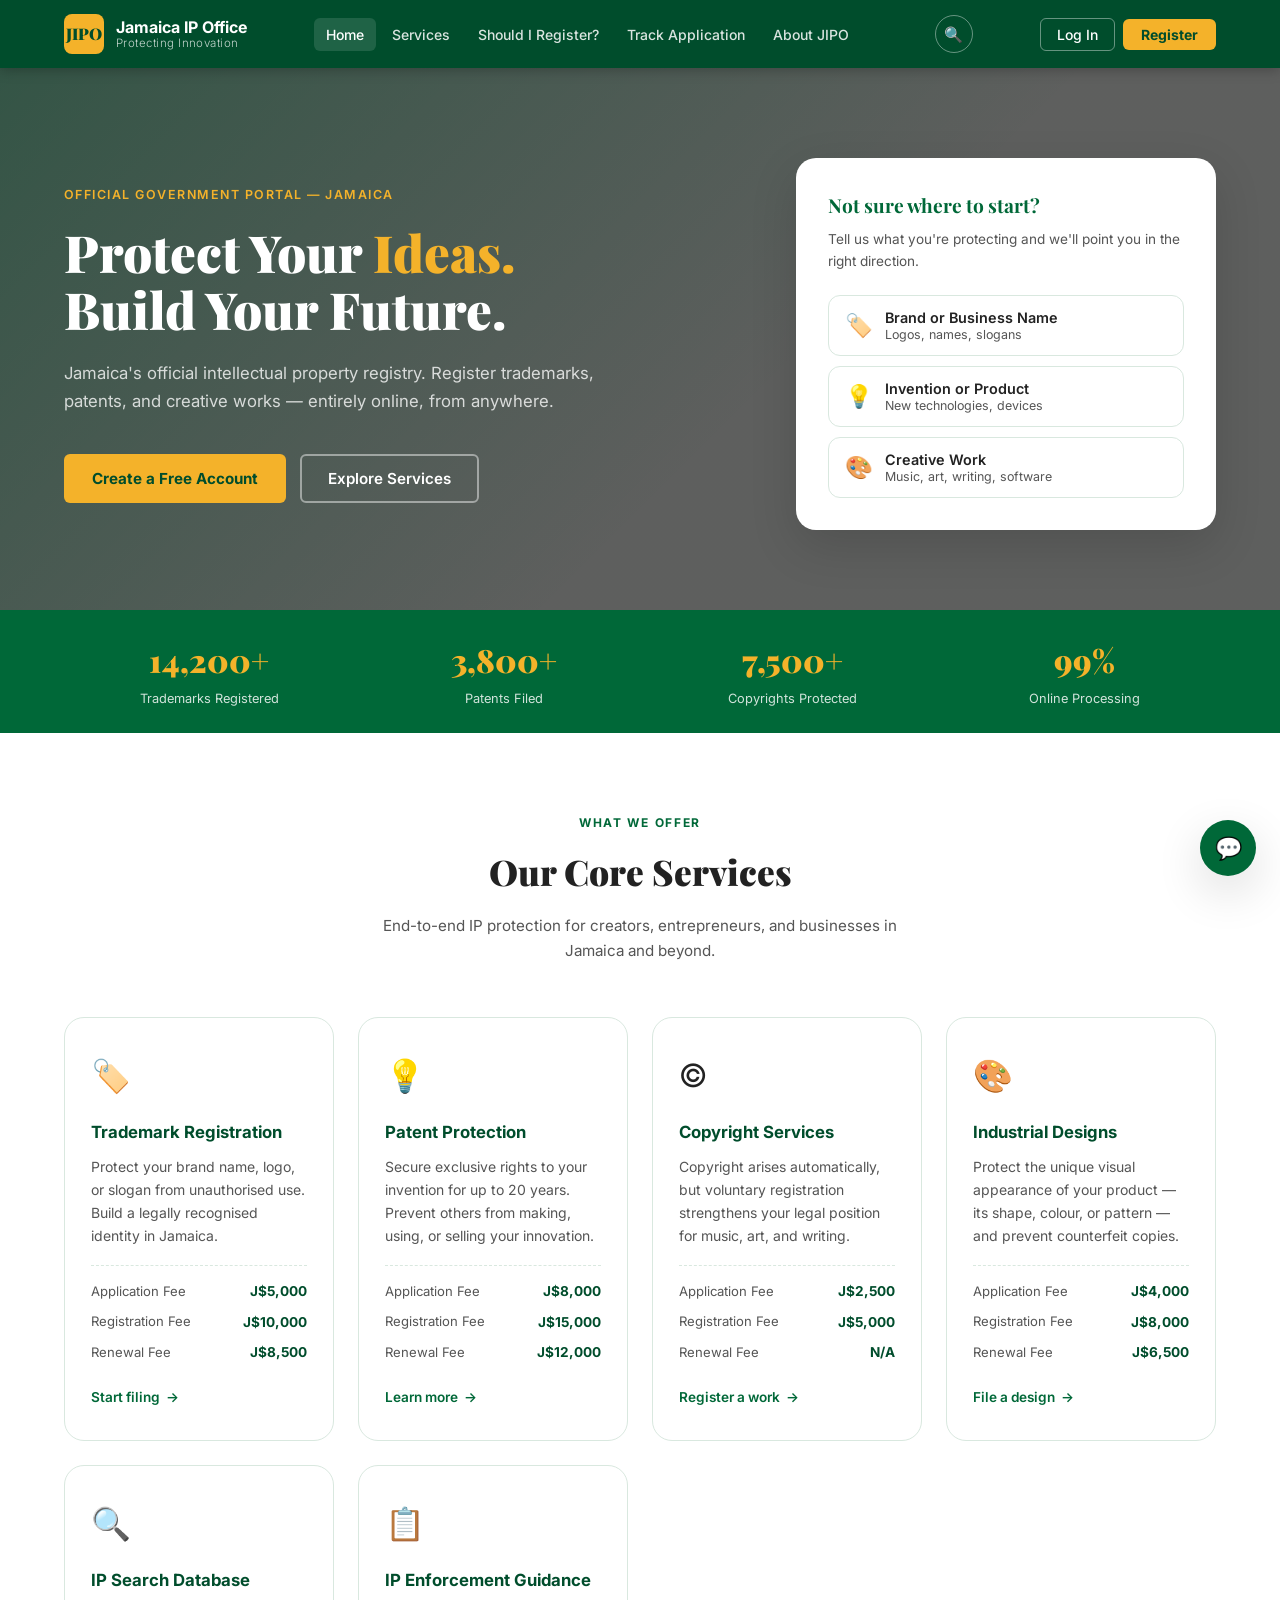
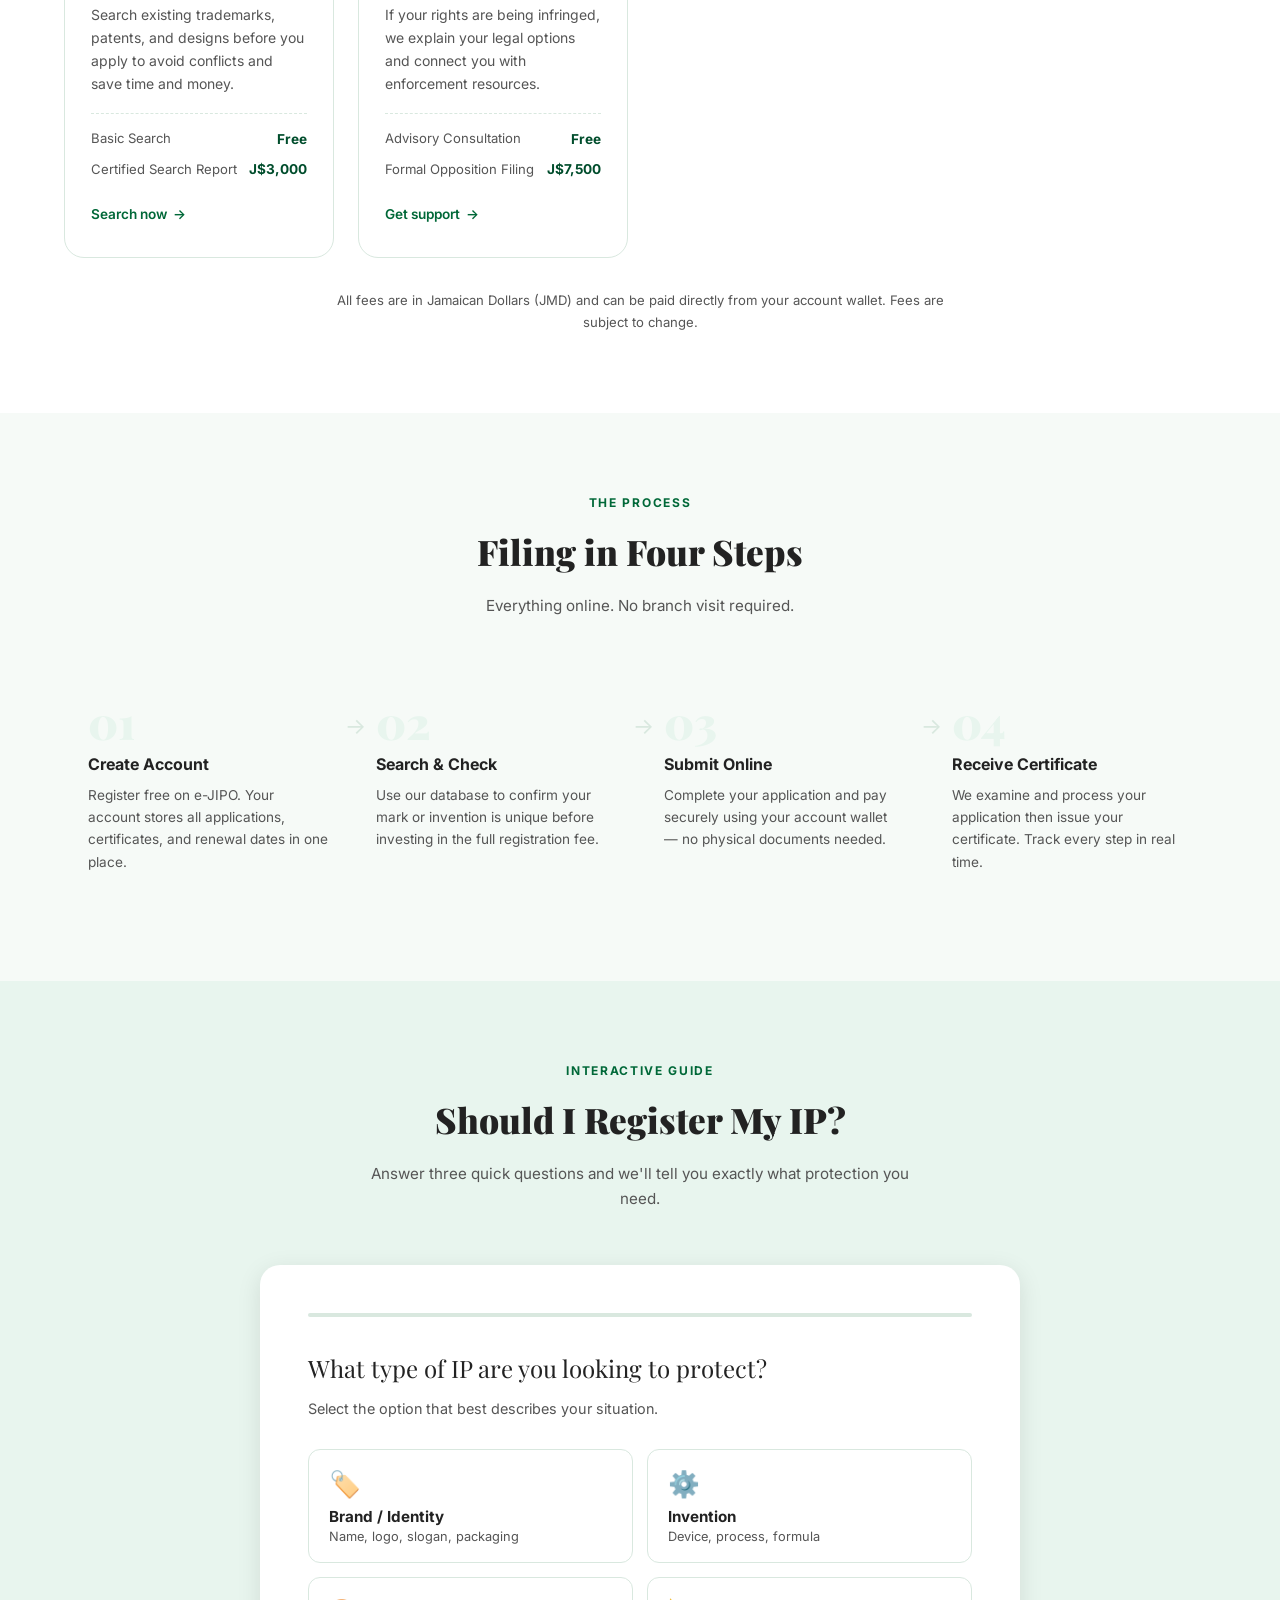
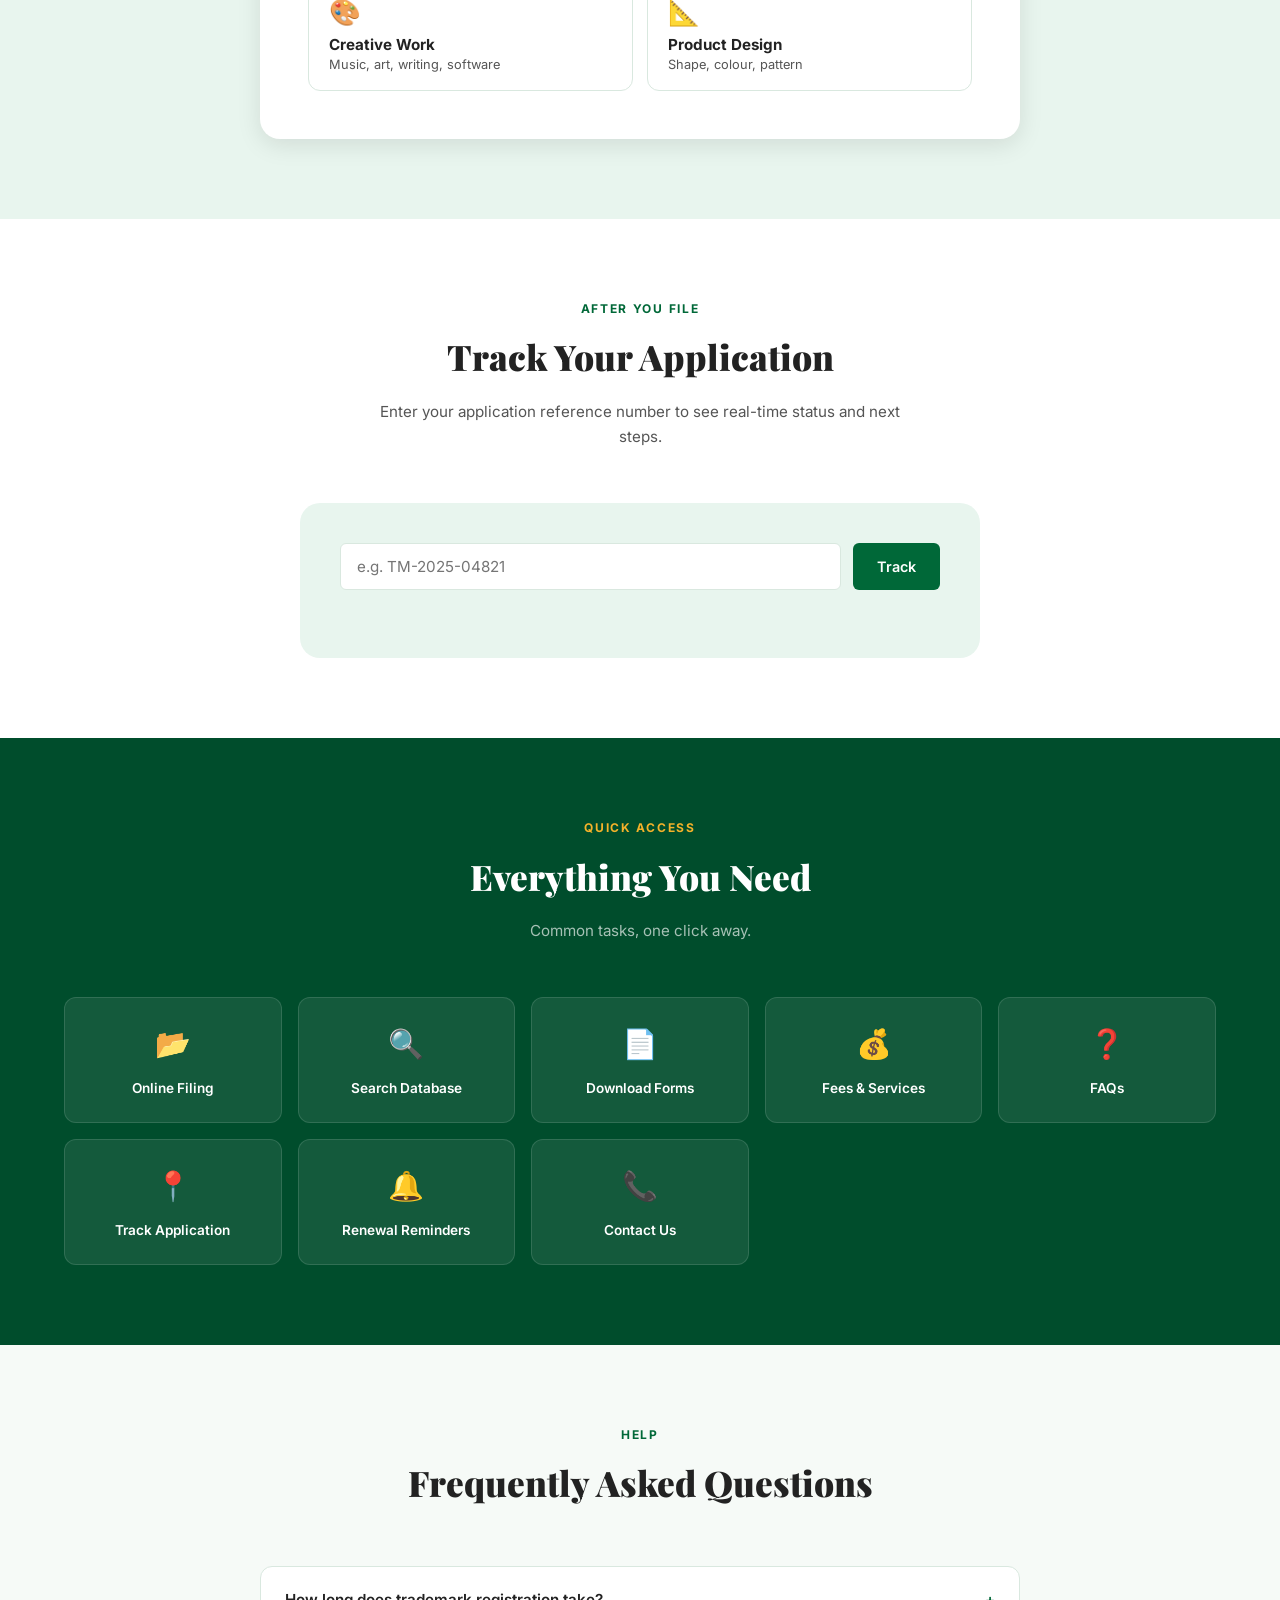
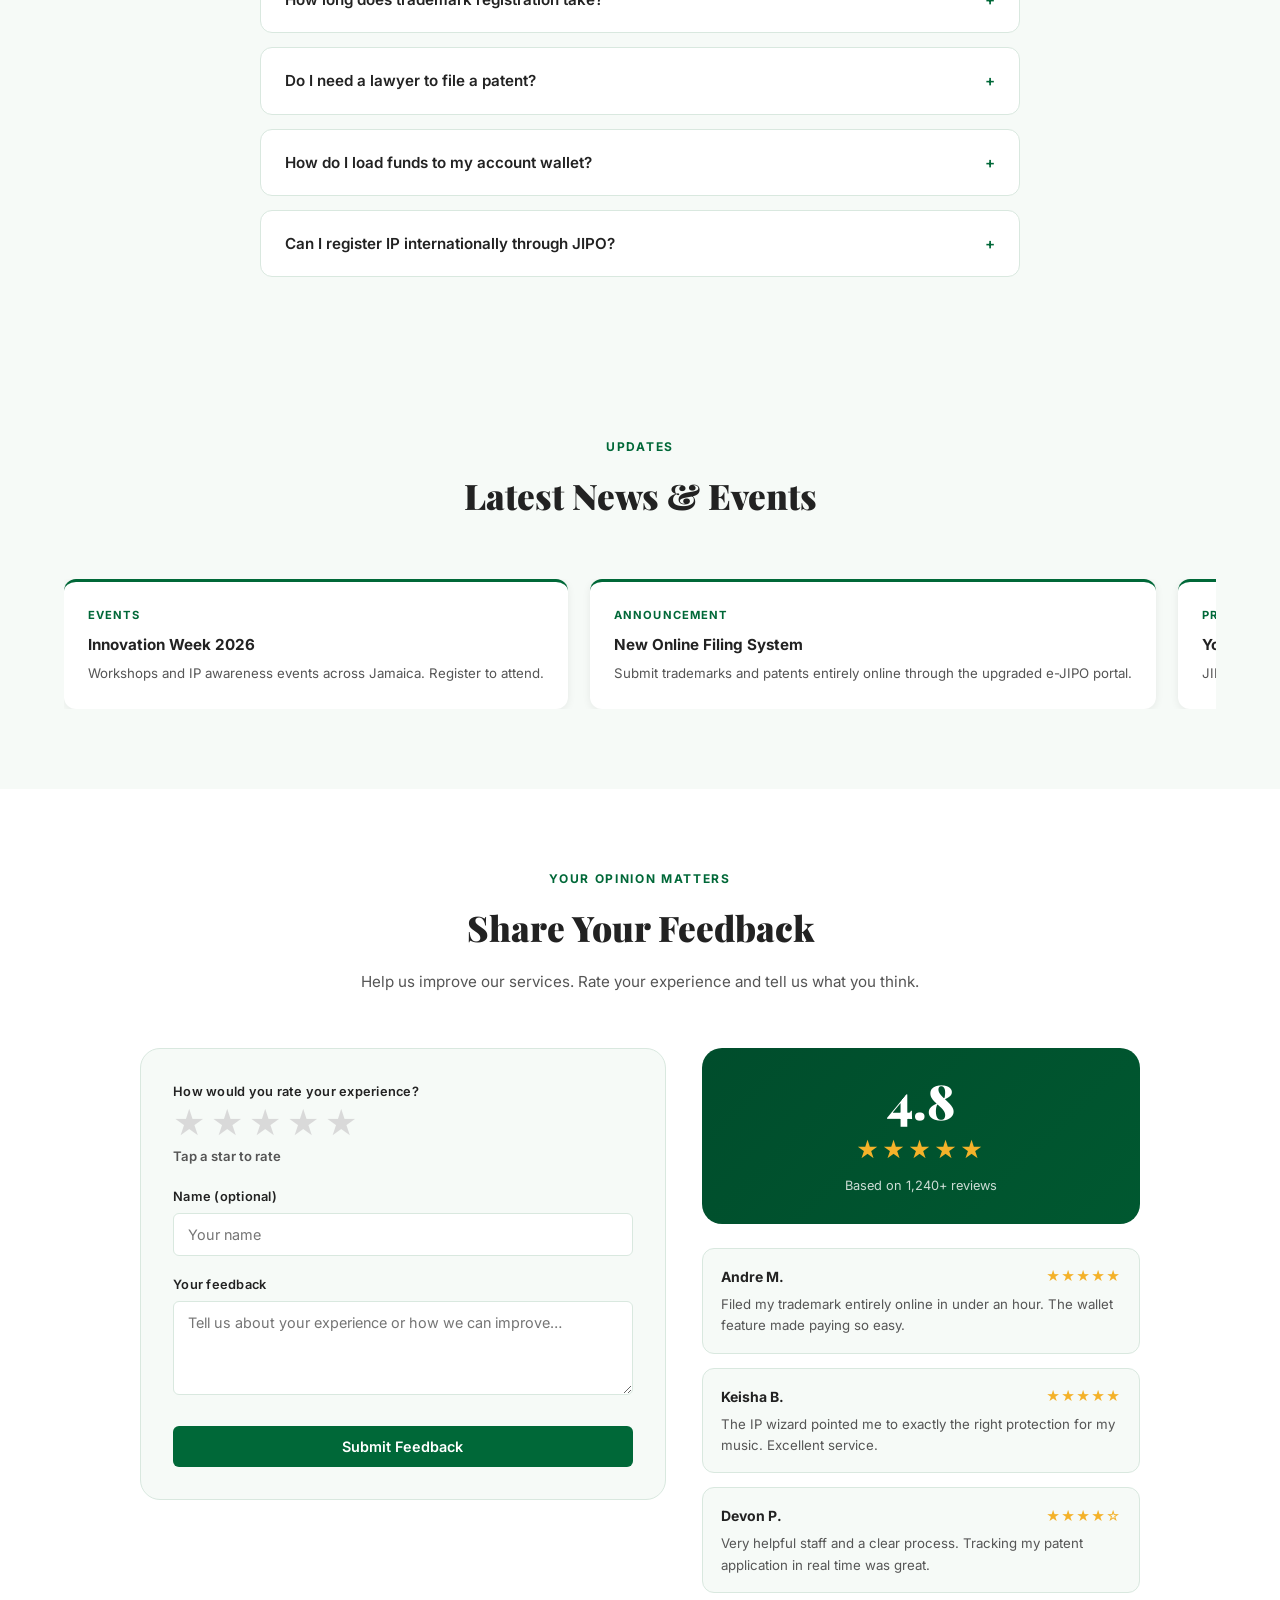
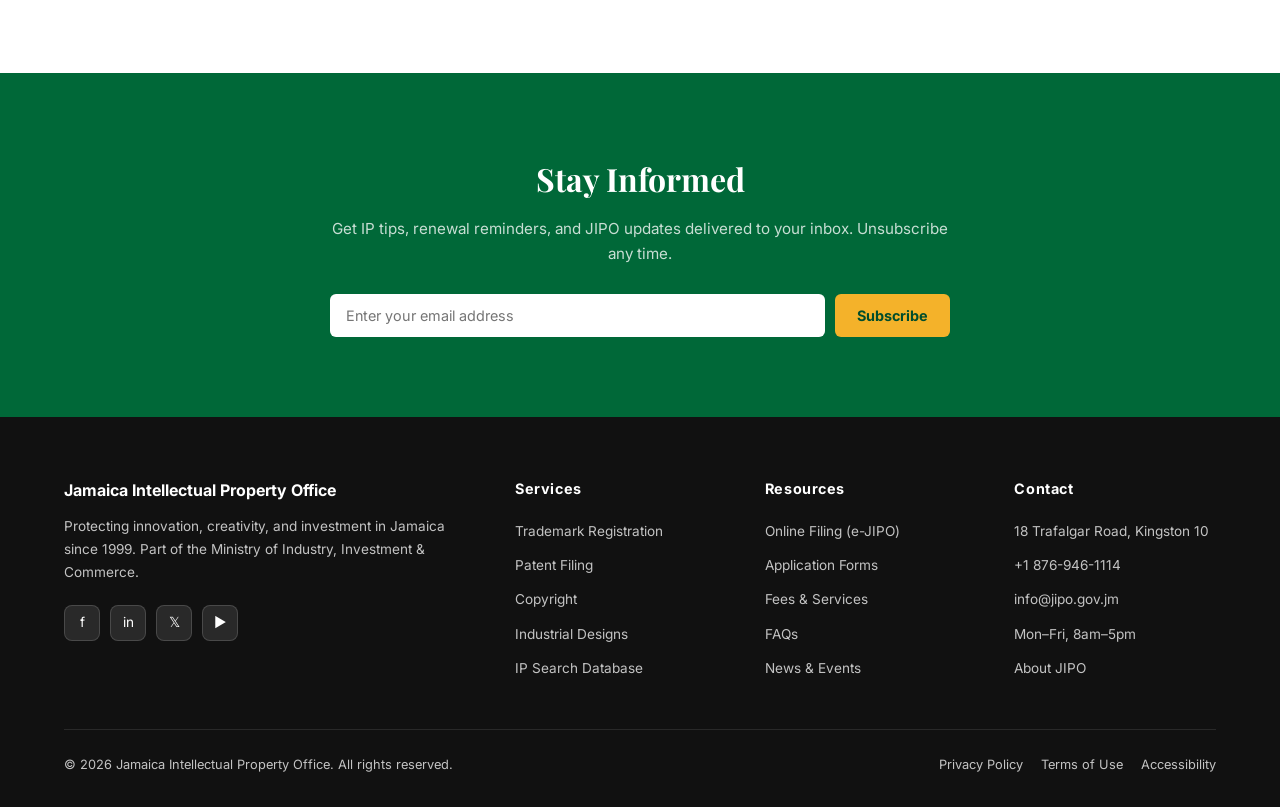
<file: index.html>
<!DOCTYPE html>
<html lang="en">
<head>
<meta charset="UTF-8">
<meta name="viewport" content="width=device-width, initial-scale=1.0">
<title>JIPO – Jamaica Intellectual Property Office</title>
<meta name="description" content="Jamaica's official intellectual property registry. Register trademarks, patents, and creative works entirely online.">
<link rel="preconnect" href="https://fonts.googleapis.com">
<link rel="preconnect" href="https://fonts.gstatic.com" crossorigin>
<link href="https://fonts.googleapis.com/css2?family=Playfair+Display:wght@700;900&family=Inter:wght@300;400;500;600;700&display=swap" rel="stylesheet">

<link rel="stylesheet" href="style.css">
</head>
<body>

<!-- ================================================
     SHARED HEADER
================================================ -->
<header>
  <nav class="navbar">
    <div class="logo-wrap" onclick="showPage('home')">
      <div class="logo-mark">JIPO</div>
      <div class="logo-text">Jamaica IP Office <span>Protecting Innovation</span></div>
    </div>
    <ul id="mainNav">
      <li><a href="#" onclick="showPage('home');return false;" class="active-link">Home</a></li>
      <li><a href="#" onclick="showPage('home');scrollToId('services');return false;">Services</a></li>
      <li><a href="#" onclick="showPage('home');scrollToId('wizard-sec');return false;">Should I Register?</a></li>
      <li><a href="#" onclick="showPage('home');scrollToId('tracker-sec');return false;">Track Application</a></li>
      <li><a href="#" onclick="showPage('about');return false;">About JIPO</a></li>
    </ul>
    <button class="nav-search-btn" onclick="openSearch()" aria-label="Search the site" title="Search">🔍</button>
    <div class="nav-auth" id="navAuth">
      <button class="btn-nav-login" onclick="showPage('login')">Log In</button>
      <button class="btn-nav-register" onclick="showPage('register')">Register</button>
    </div>
    <div class="nav-auth hidden" id="navPortal">
      <span style="color:rgba(255,255,255,.7);font-size:.85rem" id="navUsername"></span>
      <button class="btn-nav-login" onclick="showPage('portal')">My Portal</button>
      <button class="btn-nav-login" onclick="logout()">Sign Out</button>
    </div>
    <button class="hamburger" onclick="openMobileMenu()">
      <span></span><span></span><span></span>
    </button>
  </nav>
</header>

<div class="mobile-menu" id="mobileMenu" onclick="closeMobileMenu(event)">
  <div class="mobile-drawer">
    <button class="drawer-close" onclick="closeMobileMenu()">✕</button>
    <a href="#" onclick="showPage('home');closeMobileMenu()">Home</a>
    <a href="#" onclick="showPage('home');scrollToId('services');closeMobileMenu()">Services</a>
    <a href="#" onclick="showPage('home');scrollToId('wizard-sec');closeMobileMenu()">Should I Register?</a>
    <a href="#" onclick="showPage('home');scrollToId('tracker-sec');closeMobileMenu()">Track Application</a>
    <a href="#" onclick="showPage('about');closeMobileMenu()">About JIPO</a>
    <a href="#" onclick="closeMobileMenu();openSearch()">🔍 Search</a>
    <hr style="border-color:rgba(255,255,255,.15);margin:8px 0">
    <a href="#" onclick="showPage('login');closeMobileMenu()">Log In</a>
    <a href="#" onclick="showPage('register');closeMobileMenu()" style="color:var(--gold);font-weight:700">Register Free</a>
  </div>
</div>

<!-- ================================================
     SITE SEARCH OVERLAY
================================================ -->
<div class="search-overlay" id="searchOverlay" onclick="closeSearch(event)">
  <div class="search-panel">
    <div class="search-bar">
      <span class="search-bar-icon">🔍</span>
      <input type="text" id="siteSearchInput" placeholder="Search services, fees, FAQs, news…" autocomplete="off" />
      <button class="search-close" onclick="closeSearch()" aria-label="Close search">✕</button>
    </div>
    <div class="search-results" id="searchResults">
      <p class="search-hint">Start typing to search across the JIPO website.</p>
    </div>
  </div>
</div>

<!-- ================================================
     HOME PAGE
================================================ -->
<div class="page active" id="page-home">

<section class="hero">
  <div class="hero-inner">
    <div>
      <div class="hero-eyebrow">Official Government Portal — Jamaica</div>
      <h1>Protect Your <em>Ideas.</em><br>Build Your Future.</h1>
      <p class="hero-sub">Jamaica's official intellectual property registry. Register trademarks, patents, and creative works — entirely online, from anywhere.</p>
      <div class="hero-actions">
        <button class="btn-primary" onclick="showPage('register')">Create a Free Account</button>
        <button class="btn-outline" onclick="scrollToId('services')">Explore Services</button>
      </div>
    </div>
    <div class="wizard-card">
      <h3>Not sure where to start?</h3>
      <p>Tell us what you're protecting and we'll point you in the right direction.</p>
      <div class="wizard-options">
        <button class="wizard-opt" onclick="showPage('home');scrollToId('wizard-sec')">
          <span class="opt-icon">🏷️</span>
          <div class="opt-text"><strong>Brand or Business Name</strong><span>Logos, names, slogans</span></div>
        </button>
        <button class="wizard-opt" onclick="showPage('home');scrollToId('wizard-sec')">
          <span class="opt-icon">💡</span>
          <div class="opt-text"><strong>Invention or Product</strong><span>New technologies, devices</span></div>
        </button>
        <button class="wizard-opt" onclick="showPage('home');scrollToId('wizard-sec')">
          <span class="opt-icon">🎨</span>
          <div class="opt-text"><strong>Creative Work</strong><span>Music, art, writing, software</span></div>
        </button>
      </div>
    </div>
  </div>
</section>

<div class="stats-bar">
  <div class="stats-inner">
    <div class="stat-item"><div class="stat-num">14,200+</div><div class="stat-label">Trademarks Registered</div></div>
    <div class="stat-item"><div class="stat-num">3,800+</div><div class="stat-label">Patents Filed</div></div>
    <div class="stat-item"><div class="stat-num">7,500+</div><div class="stat-label">Copyrights Protected</div></div>
    <div class="stat-item"><div class="stat-num">99%</div><div class="stat-label">Online Processing</div></div>
  </div>
</div>

<!-- SERVICES -->
<section class="services" id="services">
  <div class="section-inner">
    <div class="section-header">
      <div class="section-eyebrow">What We Offer</div>
      <h2>Our Core Services</h2>
      <p>End-to-end IP protection for creators, entrepreneurs, and businesses in Jamaica and beyond.</p>
    </div>
    <div class="services-grid">
      <div class="service-card">
        <div class="service-icon">🏷️</div>
        <h3>Trademark Registration</h3>
        <p>Protect your brand name, logo, or slogan from unauthorised use. Build a legally recognised identity in Jamaica.</p>
        <ul class="service-fees">
          <li><span>Application Fee</span><strong>J$5,000</strong></li>
          <li><span>Registration Fee</span><strong>J$10,000</strong></li>
          <li><span>Renewal Fee</span><strong>J$8,500</strong></li>
        </ul>
        <div class="service-link">Start filing <span>→</span></div>
      </div>
      <div class="service-card">
        <div class="service-icon">💡</div>
        <h3>Patent Protection</h3>
        <p>Secure exclusive rights to your invention for up to 20 years. Prevent others from making, using, or selling your innovation.</p>
        <ul class="service-fees">
          <li><span>Application Fee</span><strong>J$8,000</strong></li>
          <li><span>Registration Fee</span><strong>J$15,000</strong></li>
          <li><span>Renewal Fee</span><strong>J$12,000</strong></li>
        </ul>
        <div class="service-link">Learn more <span>→</span></div>
      </div>
      <div class="service-card">
        <div class="service-icon">©️</div>
        <h3>Copyright Services</h3>
        <p>Copyright arises automatically, but voluntary registration strengthens your legal position for music, art, and writing.</p>
        <ul class="service-fees">
          <li><span>Application Fee</span><strong>J$2,500</strong></li>
          <li><span>Registration Fee</span><strong>J$5,000</strong></li>
          <li><span>Renewal Fee</span><strong>N/A</strong></li>
        </ul>
        <div class="service-link">Register a work <span>→</span></div>
      </div>
      <div class="service-card">
        <div class="service-icon">🎨</div>
        <h3>Industrial Designs</h3>
        <p>Protect the unique visual appearance of your product — its shape, colour, or pattern — and prevent counterfeit copies.</p>
        <ul class="service-fees">
          <li><span>Application Fee</span><strong>J$4,000</strong></li>
          <li><span>Registration Fee</span><strong>J$8,000</strong></li>
          <li><span>Renewal Fee</span><strong>J$6,500</strong></li>
        </ul>
        <div class="service-link">File a design <span>→</span></div>
      </div>
      <div class="service-card">
        <div class="service-icon">🔍</div>
        <h3>IP Search Database</h3>
        <p>Search existing trademarks, patents, and designs before you apply to avoid conflicts and save time and money.</p>
        <ul class="service-fees">
          <li><span>Basic Search</span><strong>Free</strong></li>
          <li><span>Certified Search Report</span><strong>J$3,000</strong></li>
        </ul>
        <div class="service-link">Search now <span>→</span></div>
      </div>
      <div class="service-card">
        <div class="service-icon">📋</div>
        <h3>IP Enforcement Guidance</h3>
        <p>If your rights are being infringed, we explain your legal options and connect you with enforcement resources.</p>
        <ul class="service-fees">
          <li><span>Advisory Consultation</span><strong>Free</strong></li>
          <li><span>Formal Opposition Filing</span><strong>J$7,500</strong></li>
        </ul>
        <div class="service-link">Get support <span>→</span></div>
      </div>
    </div>
    <p class="services-fee-note">All fees are in Jamaican Dollars (JMD) and can be paid directly from your account wallet. Fees are subject to change.</p>
  </div>
</section>

<!-- HOW IT WORKS -->
<section class="how-it-works" id="how-it-works">
  <div class="section-inner">
    <div class="section-header">
      <div class="section-eyebrow">The Process</div>
      <h2>Filing in Four Steps</h2>
      <p>Everything online. No branch visit required.</p>
    </div>
    <div class="steps-wrap">
      <div class="step-item">
        <div class="step-num">01</div>
        <h3>Create Account</h3>
        <p>Register free on e-JIPO. Your account stores all applications, certificates, and renewal dates in one place.</p>
      </div>
      <div class="step-item">
        <div class="step-num">02</div>
        <h3>Search &amp; Check</h3>
        <p>Use our database to confirm your mark or invention is unique before investing in the full registration fee.</p>
      </div>
      <div class="step-item">
        <div class="step-num">03</div>
        <h3>Submit Online</h3>
        <p>Complete your application and pay securely using your account wallet — no physical documents needed.</p>
      </div>
      <div class="step-item">
        <div class="step-num">04</div>
        <h3>Receive Certificate</h3>
        <p>We examine and process your application then issue your certificate. Track every step in real time.</p>
      </div>
    </div>
  </div>
</section>

<!-- WIZARD SECTION -->
<section class="wizard-section" id="wizard-sec">
  <div class="section-inner">
    <div class="section-header">
      <div class="section-eyebrow">Interactive Guide</div>
      <h2>Should I Register My IP?</h2>
      <p>Answer three quick questions and we'll tell you exactly what protection you need.</p>
    </div>
    <div class="wizard-widget">
      <div class="wizard-progress"><div class="wizard-progress-bar" id="wizardProgress" style="width:0%"></div></div>
      <div class="wizard-step active" id="wstep1">
        <div class="wizard-question">What type of IP are you looking to protect?</div>
        <div class="wizard-hint">Select the option that best describes your situation.</div>
        <div class="wizard-choices">
          <button class="wiz-choice" onclick="wizNext(2,'brand')"><div class="wc-icon">🏷️</div><strong>Brand / Identity</strong><span>Name, logo, slogan, packaging</span></button>
          <button class="wiz-choice" onclick="wizNext(2,'invention')"><div class="wc-icon">⚙️</div><strong>Invention</strong><span>Device, process, formula</span></button>
          <button class="wiz-choice" onclick="wizNext(2,'creative')"><div class="wc-icon">🎨</div><strong>Creative Work</strong><span>Music, art, writing, software</span></button>
          <button class="wiz-choice" onclick="wizNext(2,'design')"><div class="wc-icon">📐</div><strong>Product Design</strong><span>Shape, colour, pattern</span></button>
        </div>
      </div>
      <div class="wizard-step" id="wstep2">
        <div class="wizard-question">Is your work already in public use?</div>
        <div class="wizard-hint">This affects how urgently you should file.</div>
        <div class="wizard-choices">
          <button class="wiz-choice" onclick="wizNext(3,'yes')"><div class="wc-icon">✅</div><strong>Yes</strong><span>Already trading, performing, or publishing</span></button>
          <button class="wiz-choice" onclick="wizNext(3,'no')"><div class="wc-icon">🔜</div><strong>Not yet</strong><span>Still in development or planning</span></button>
        </div>
      </div>
      <div class="wizard-step" id="wstep3">
        <div class="wizard-question">Do you need protection beyond Jamaica?</div>
        <div class="wizard-hint">International filings involve different processes and timelines.</div>
        <div class="wizard-choices">
          <button class="wiz-choice" onclick="wizResult()"><div class="wc-icon">🌍</div><strong>Yes — internationally</strong><span>I plan to export or sell abroad</span></button>
          <button class="wiz-choice" onclick="wizResult()"><div class="wc-icon">🇯🇲</div><strong>Jamaica only</strong><span>Domestic protection is sufficient</span></button>
        </div>
      </div>
      <div class="wizard-step" id="wstep-result">
        <div class="wizard-result">
          <h3 id="wizardResultTitle">Our Recommendation</h3>
          <p id="wizardResultText"></p>
          <button class="btn-green" onclick="showPage('register')">Register Now to Apply</button>
        </div>
        <button class="wizard-restart" onclick="resetWizard()">← Start Over</button>
      </div>
    </div>
  </div>
</section>

<!-- APPLICATION TRACKER -->
<section class="tracker-section" id="tracker-sec">
  <div class="section-inner">
    <div class="section-header">
      <div class="section-eyebrow">After You File</div>
      <h2>Track Your Application</h2>
      <p>Enter your application reference number to see real-time status and next steps.</p>
    </div>
    <div class="tracker-widget">
      <div class="tracker-form">
        <input type="text" id="trackInput" placeholder="e.g. TM-2025-04821" />
        <button onclick="trackApplication()">Track</button>
      </div>
      <div class="tracker-result" id="trackerResult"></div>
    </div>
  </div>
</section>

<!-- QUICK ACCESS — each item scrolls/navigates to its section -->
<section class="quick-links-sec" id="quick-links">
  <div class="section-inner">
    <div class="section-header">
      <div class="section-eyebrow">Quick Access</div>
      <h2>Everything You Need</h2>
      <p>Common tasks, one click away.</p>
    </div>
    <div class="ql-grid">
      <div class="ql-item" onclick="showPage('register')">
        <div class="ql-icon">📂</div><span>Online Filing</span>
      </div>
      <div class="ql-item" onclick="showPage('home');scrollToId('services')">
        <div class="ql-icon">🔍</div><span>Search Database</span>
      </div>
      <div class="ql-item" onclick="showPage('home');scrollToId('how-it-works')">
        <div class="ql-icon">📄</div><span>Download Forms</span>
      </div>
      <div class="ql-item" onclick="showPage('home');scrollToId('services')">
        <div class="ql-icon">💰</div><span>Fees &amp; Services</span>
      </div>
      <div class="ql-item" onclick="showPage('home');scrollToId('faq-sec')">
        <div class="ql-icon">❓</div><span>FAQs</span>
      </div>
      <div class="ql-item" onclick="showPage('home');scrollToId('tracker-sec')">
        <div class="ql-icon">📍</div><span>Track Application</span>
      </div>
      <div class="ql-item" onclick="currentUser?showPage('portal'):showPage('login')">
        <div class="ql-icon">🔔</div><span>Renewal Reminders</span>
      </div>
      <div class="ql-item" onclick="toggleChat()">
        <div class="ql-icon">📞</div><span>Contact Us</span>
      </div>
    </div>
  </div>
</section>

<!-- FAQs -->
<section style="background:var(--surface);padding:80px 5%;" id="faq-sec">
  <div class="section-inner">
    <div class="section-header">
      <div class="section-eyebrow">Help</div>
      <h2>Frequently Asked Questions</h2>
    </div>
    <div style="max-width:760px;margin:0 auto;display:flex;flex-direction:column;gap:14px;">
      <details style="background:white;border-radius:var(--radius-md);padding:20px 24px;border:1px solid var(--rule);cursor:pointer;">
        <summary style="font-weight:600;font-size:.95rem;color:var(--ink);list-style:none;display:flex;justify-content:space-between;align-items:center;">
          How long does trademark registration take? <span style="color:var(--green);">+</span>
        </summary>
        <p style="margin-top:14px;font-size:.875rem;color:var(--muted);line-height:1.75;">Trademark examination typically takes 3–6 months once the application is submitted. The total process from filing to registration can take 8–12 months if no objections are raised.</p>
      </details>
      <details style="background:white;border-radius:var(--radius-md);padding:20px 24px;border:1px solid var(--rule);cursor:pointer;">
        <summary style="font-weight:600;font-size:.95rem;color:var(--ink);list-style:none;display:flex;justify-content:space-between;align-items:center;">
          Do I need a lawyer to file a patent? <span style="color:var(--green);">+</span>
        </summary>
        <p style="margin-top:14px;font-size:.875rem;color:var(--muted);line-height:1.75;">You can file a patent yourself, but we recommend engaging a registered patent attorney for complex inventions. JIPO's e-filing system guides you through each step, and our staff are available to answer general process questions.</p>
      </details>
      <details style="background:white;border-radius:var(--radius-md);padding:20px 24px;border:1px solid var(--rule);cursor:pointer;">
        <summary style="font-weight:600;font-size:.95rem;color:var(--ink);list-style:none;display:flex;justify-content:space-between;align-items:center;">
          How do I load funds to my account wallet? <span style="color:var(--green);">+</span>
        </summary>
        <p style="margin-top:14px;font-size:.875rem;color:var(--muted);line-height:1.75;">Log in to your Client Portal and click "Top Up Wallet" on the Wallet tab. You can add funds by credit/debit card, bank transfer, or NCB QuickPay. Funds are credited instantly and can be used to pay filing and registration fees.</p>
      </details>
      <details style="background:white;border-radius:var(--radius-md);padding:20px 24px;border:1px solid var(--rule);cursor:pointer;">
        <summary style="font-weight:600;font-size:.95rem;color:var(--ink);list-style:none;display:flex;justify-content:space-between;align-items:center;">
          Can I register IP internationally through JIPO? <span style="color:var(--green);">+</span>
        </summary>
        <p style="margin-top:14px;font-size:.875rem;color:var(--muted);line-height:1.75;">Yes. Jamaica is a member of the Paris Convention and the PCT Network, allowing Jamaican filers to seek protection in over 180 countries. JIPO can advise you on the Madrid System for international trademark registration and the Patent Cooperation Treaty for patents.</p>
      </details>
    </div>
  </div>
</section>

<!-- NEWS -->
<section class="news-sec" id="news-sec">
  <div class="section-inner">
    <div class="section-header">
      <div class="section-eyebrow">Updates</div>
      <h2>Latest News &amp; Events</h2>
    </div>
  </div>
  <div class="news-wrapper">
    <div class="news-track" id="newsTrack"></div>
  </div>
</section>

<!-- FEEDBACK & RATINGS -->
<section class="feedback-sec" id="feedback-sec">
  <div class="section-inner">
    <div class="section-header">
      <div class="section-eyebrow">Your Opinion Matters</div>
      <h2>Share Your Feedback</h2>
      <p>Help us improve our services. Rate your experience and tell us what you think.</p>
    </div>
    <div class="feedback-wrap">
      <div class="feedback-form" id="feedbackForm">
        <div class="form-group">
          <label class="form-label">How would you rate your experience?</label>
          <div class="star-rating" id="starRating">
            <span class="star" data-value="1">★</span>
            <span class="star" data-value="2">★</span>
            <span class="star" data-value="3">★</span>
            <span class="star" data-value="4">★</span>
            <span class="star" data-value="5">★</span>
          </div>
          <div class="rating-label" id="ratingLabel">Tap a star to rate</div>
        </div>
        <div class="form-group">
          <label class="form-label" for="fbName">Name (optional)</label>
          <input type="text" class="form-input" id="fbName" placeholder="Your name" />
        </div>
        <div class="form-group">
          <label class="form-label" for="fbMessage">Your feedback</label>
          <textarea class="form-input" id="fbMessage" rows="4" placeholder="Tell us about your experience or how we can improve…"></textarea>
        </div>
        <button class="btn-green feedback-submit" onclick="submitFeedback()">Submit Feedback</button>
        <div class="feedback-success" id="feedbackSuccess">✅ Thank you! Your feedback has been received.</div>
      </div>
      <div class="feedback-side">
        <div class="rating-summary">
          <div class="rating-big" id="avgRating">4.8</div>
          <div class="rating-stars-static" id="avgStars">★★★★★</div>
          <div class="rating-count" id="ratingCount">Based on 1,240+ reviews</div>
        </div>
        <div class="recent-reviews" id="recentReviews">
          <div class="review-item">
            <div class="review-head"><strong>Andre M.</strong><span class="review-stars">★★★★★</span></div>
            <p>Filed my trademark entirely online in under an hour. The wallet feature made paying so easy.</p>
          </div>
          <div class="review-item">
            <div class="review-head"><strong>Keisha B.</strong><span class="review-stars">★★★★★</span></div>
            <p>The IP wizard pointed me to exactly the right protection for my music. Excellent service.</p>
          </div>
          <div class="review-item">
            <div class="review-head"><strong>Devon P.</strong><span class="review-stars">★★★★☆</span></div>
            <p>Very helpful staff and a clear process. Tracking my patent application in real time was great.</p>
          </div>
        </div>
      </div>
    </div>
  </div>
</section>

<!-- NEWSLETTER -->
<section class="newsletter">
  <div class="section-inner">
    <div class="newsletter-inner">
      <h2>Stay Informed</h2>
      <p>Get IP tips, renewal reminders, and JIPO updates delivered to your inbox. Unsubscribe any time.</p>
      <div class="nl-form">
        <input type="email" id="nlEmail" placeholder="Enter your email address" />
        <button onclick="subscribeNewsletter()">Subscribe</button>
      </div>
      <div class="nl-success" id="nlSuccess">✅ You're subscribed! Check your inbox for a confirmation.</div>
    </div>
  </div>
</section>

<footer>
  <div class="footer-inner">
    <div class="footer-grid">
      <div class="footer-brand">
        <div style="color:white;font-weight:700;font-size:1rem;margin-bottom:12px;">Jamaica Intellectual Property Office</div>
        <p>Protecting innovation, creativity, and investment in Jamaica since 1999. Part of the Ministry of Industry, Investment &amp; Commerce.</p>
        <div class="footer-social">
          <div class="social-btn">f</div><div class="social-btn">in</div><div class="social-btn">𝕏</div><div class="social-btn">▶</div>
        </div>
      </div>
      <div>
        <h4>Services</h4>
        <ul>
          <li><a href="#" onclick="scrollToId('services');return false;">Trademark Registration</a></li>
          <li><a href="#" onclick="scrollToId('services');return false;">Patent Filing</a></li>
          <li><a href="#" onclick="scrollToId('services');return false;">Copyright</a></li>
          <li><a href="#" onclick="scrollToId('services');return false;">Industrial Designs</a></li>
          <li><a href="#" onclick="scrollToId('services');return false;">IP Search Database</a></li>
        </ul>
      </div>
      <div>
        <h4>Resources</h4>
        <ul>
          <li><a href="#" onclick="showPage('register');return false;">Online Filing (e-JIPO)</a></li>
          <li><a href="#" onclick="scrollToId('how-it-works');return false;">Application Forms</a></li>
          <li><a href="#" onclick="scrollToId('services');return false;">Fees &amp; Services</a></li>
          <li><a href="#" onclick="scrollToId('faq-sec');return false;">FAQs</a></li>
          <li><a href="#" onclick="scrollToId('news-sec');return false;">News &amp; Events</a></li>
        </ul>
      </div>
      <div>
        <h4>Contact</h4>
        <ul>
          <li><a href="#">18 Trafalgar Road, Kingston 10</a></li>
          <li><a href="#">+1 876-946-1114</a></li>
          <li><a href="#">info@jipo.gov.jm</a></li>
          <li><a href="#">Mon–Fri, 8am–5pm</a></li>
          <li><a href="#" onclick="showPage('about');return false;">About JIPO</a></li>
        </ul>
      </div>
    </div>
    <div class="footer-bottom">
      <span>© 2026 Jamaica Intellectual Property Office. All rights reserved.</span>
      <div class="footer-bottom-links">
        <a href="#">Privacy Policy</a><a href="#">Terms of Use</a><a href="#">Accessibility</a>
      </div>
    </div>
  </div>
</footer>
</div><!-- /page-home -->


<!-- ================================================
     ABOUT PAGE
================================================ -->
<div class="page" id="page-about">
<section class="about-hero">
  <div class="about-hero-inner">
    <div class="hero-eyebrow">Established 1999 · Kingston, Jamaica</div>
    <h1>Built on <em>Expertise.</em><br>Driven by Purpose.</h1>
    <p>The Jamaica Intellectual Property Office is the government authority responsible for administering and promoting intellectual property rights in Jamaica. We combine deep legal expertise, technical knowledge, and a commitment to public service to protect innovation across every sector of the Jamaican economy.</p>
  </div>
</section>
<div class="mv-strip">
  <div class="mv-inner">
    <div class="mv-block">
      <div class="mv-label">Our Mission</div>
      <h2>Administer IP rights with integrity, efficiency, and expertise.</h2>
      <p>To provide a world-class intellectual property system that supports economic growth, encourages innovation, and ensures Jamaican creators and businesses can protect and benefit from their ideas — at home and internationally.</p>
    </div>
    <div class="mv-block">
      <div class="mv-label">Our Vision</div>
      <h2>A Jamaica where every idea is valued and protected.</h2>
      <p>We envision a nation where intellectual property is understood, respected, and actively used as a tool for economic development — where every artist, inventor, and entrepreneur knows their rights and can exercise them with confidence.</p>
    </div>
  </div>
</div>
<section class="who-we-are">
  <div class="section-inner who-inner">
    <div class="who-text">
      <h2>Who We Are</h2>
      <p>JIPO is a government statutory body established under the <strong>Jamaica Intellectual Property Office Act</strong>. We operate under the Ministry of Industry, Investment and Commerce and are Jamaica's official authority for the registration and administration of trademarks, patents, industrial designs, copyright, and geographical indications.</p>
      <p>Our team includes qualified <strong>intellectual property attorneys</strong>, patent examiners, trademark examiners, copyright officers, and outreach specialists — all working together to ensure Jamaica's IP system is accessible, modern, and aligned with international standards.</p>
      <div class="who-badge-grid">
        <div class="who-badge"><div class="wb-num">25+</div><div class="wb-label">Years in operation</div></div>
        <div class="who-badge"><div class="wb-num">40+</div><div class="wb-label">Expert staff members</div></div>
        <div class="who-badge"><div class="wb-num">180+</div><div class="wb-label">Countries we connect with</div></div>
        <div class="who-badge"><div class="wb-num">99%</div><div class="wb-label">Online processing rate</div></div>
      </div>
    </div>
    <div class="who-visual">
      <div class="timeline-item"><div class="tl-year-dot">1999</div><div class="tl-content"><h4>JIPO Established</h4><p>The Jamaica Intellectual Property Office Act creates a dedicated statutory body to administer IP rights in Jamaica.</p></div></div>
      <div class="timeline-item"><div class="tl-year-dot">2004</div><div class="tl-content"><h4>TRIPS Alignment</h4><p>Full legislative alignment with the WTO's TRIPS Agreement, opening Jamaican filings to international reciprocity.</p></div></div>
      <div class="timeline-item"><div class="tl-year-dot">2012</div><div class="tl-content"><h4>Digital Filing Launched</h4><p>First-generation online trademark and patent filing system launched, reducing processing time by 60%.</p></div></div>
</section>
<section class="leadership-sec" id="leadership-sec">
  <div class="section-inner">
    <div class="section-header">
      <div class="section-eyebrow">Our Leadership</div>
      <h2>Guided by Experts</h2>
      <p>JIPO is led by a team of seasoned professionals with decades of combined experience in intellectual property law, examination, and public administration.</p>
    </div>
    <div class="leadership-grid">
      <div class="leader-card">
        <div class="leader-avatar">DC</div>
        <h3>Dr. Carla Reid</h3>
        <div class="leader-role">Director General</div>
        <p>An attorney-at-law with over 20 years in intellectual property and commercial law, Dr. Reid oversees JIPO's strategic direction and international engagement. She holds a doctorate in IP law and has represented Jamaica at WIPO assemblies.</p>
        <ul class="leader-expertise">
          <li>IP Policy &amp; Strategy</li>
          <li>International Treaties</li>
          <li>Commercial Law</li>
        </ul>
      </div>
      <div class="leader-card">
        <div class="leader-avatar">MB</div>
        <h3>Marcus Bennett</h3>
        <div class="leader-role">Deputy Director, Patents &amp; Designs</div>
        <p>A registered patent examiner and former engineer, Marcus leads the technical examination of patents and industrial designs. His background in mechanical engineering brings rigour to prior-art assessment and innovation support for inventors.</p>
        <ul class="leader-expertise">
          <li>Patent Examination</li>
          <li>Industrial Designs</li>
          <li>Technical Assessment</li>
        </ul>
      </div>
      <div class="leader-card">
        <div class="leader-avatar">ST</div>
        <h3>Simone Thompson</h3>
        <div class="leader-role">Head of Trademarks &amp; Copyright</div>
        <p>Simone manages the trademark and copyright divisions, ensuring fast, fair examination for Jamaican creators and businesses. She specialises in brand protection and has led JIPO's outreach programmes for MSMEs and the creative sector.</p>
        <ul class="leader-expertise">
          <li>Trademark Law</li>
          <li>Copyright &amp; Creative Sector</li>
          <li>Public Outreach</li>
        </ul>
      </div>
    </div>
  </div>
</section>
<section class="partnerships">
  <div class="section-inner">
    <div class="section-header">
      <div class="section-eyebrow">International Affiliations</div>
      <h2>Who We Work With</h2>
      <p>JIPO is connected to the global IP ecosystem through membership and partnerships with leading international bodies.</p>
    </div>
    <div class="partner-logos">
      <div class="partner-badge">🌐 WIPO</div>
      <div class="partner-badge">⚖️ WTO / TRIPS</div>
      <div class="partner-badge">🇯🇲 GOJ — MIIC</div>
      <div class="partner-badge">🌍 Paris Convention</div>
      <div class="partner-badge">📚 Berne Convention</div>
      <div class="partner-badge">🏝️ CARICOM</div>
      <div class="partner-badge">🔬 PCT Network</div>
      <div class="partner-badge">🎵 JACAP</div>
    </div>
  </div>
</section>
<section class="about-cta">
  <h2>Ready to Protect Your IP?</h2>
  <p>Join thousands of Jamaican creators, entrepreneurs, and businesses who trust JIPO to secure their most valuable assets.</p>
  <div class="about-cta-actions">
    <button class="btn-primary" onclick="showPage('register')">Create a Free Account</button>
    <button class="btn-outline" onclick="showPage('home');scrollToId('wizard-sec')">Take the IP Wizard</button>
  </div>
</section>
<footer>
  <div class="footer-inner">
    <div class="footer-grid">
      <div class="footer-brand">
        <div style="color:white;font-weight:700;font-size:1rem;margin-bottom:12px;">Jamaica Intellectual Property Office</div>
        <p>Protecting innovation, creativity, and investment in Jamaica since 1999.</p>
        <div class="footer-social">
          <div class="social-btn">f</div><div class="social-btn">in</div><div class="social-btn">𝕏</div><div class="social-btn">▶</div>
        </div>
      </div>
      <div><h4>Services</h4><ul><li><a href="#">Trademark Registration</a></li><li><a href="#">Patent Filing</a></li><li><a href="#">Copyright</a></li><li><a href="#">Industrial Designs</a></li></ul></div>
      <div><h4>Resources</h4><ul><li><a href="#" onclick="showPage('home');scrollToId('services');return false;">Fees &amp; Services</a></li><li><a href="#" onclick="showPage('home');scrollToId('faq-sec');return false;">FAQs</a></li><li><a href="#" onclick="showPage('home');scrollToId('news-sec');return false;">News &amp; Events</a></li></ul></div>
      <div><h4>Contact</h4><ul><li><a href="#">18 Trafalgar Road, Kingston 10</a></li><li><a href="#">+1 876-946-1114</a></li><li><a href="#">info@jipo.gov.jm</a></li><li><a href="#" onclick="showPage('home');return false;">Home</a></li></ul></div>
    </div>
    <div class="footer-bottom"><span>© 2026 Jamaica Intellectual Property Office. All rights reserved.</span><div class="footer-bottom-links"><a href="#">Privacy Policy</a><a href="#">Terms of Use</a></div></div>
  </div>
</footer>
</div><!-- /page-about -->


<!-- ================================================
     LOGIN PAGE
================================================ -->
<div class="page" id="page-login">
<div class="auth-page">
  <div class="auth-wrap">
    <div class="auth-card">
      <div class="auth-logo">
        <div class="logo-mark">JIPO</div>
        <div class="logo-text">Jamaica IP Office <span>Client Portal</span></div>
      </div>
      <h1 class="auth-title">Welcome Back</h1>
      <p class="auth-sub">Log in to manage your applications, track status, and access your account wallet.</p>
      <div class="form-group">
        <label class="form-label" for="loginEmail">Email Address</label>
        <input type="email" class="form-input" id="loginEmail" placeholder="you@example.com" autocomplete="email" />
        <div class="error-msg" id="loginEmailErr">Please enter a valid email address.</div>
      </div>
      <div class="form-group">
        <label class="form-label" for="loginPass">Password</label>
        <div class="pass-wrapper">
          <input type="password" class="form-input" id="loginPass" placeholder="••••••••" autocomplete="current-password" />
          <button class="toggle-pass" type="button" onclick="togglePass('loginPass',this)">Show</button>
        </div>
        <div class="error-msg" id="loginPassErr">Please enter your password.</div>
      </div>
      <div style="display:flex;justify-content:space-between;align-items:center;margin-bottom:20px">
        <label class="form-check"><input type="checkbox"> Remember me</label>
        <a href="#" style="font-size:.82rem;color:var(--green);font-weight:600">Forgot password?</a>
      </div>
      <button class="btn-submit" onclick="handleLogin()">Log In to Portal</button>
      <div class="auth-divider"><span>or continue with</span></div>
      <button class="sso-btn">🇯🇲 &nbsp; Government SSO (GOJ)</button>
      <div class="auth-switch">Don't have an account? <a onclick="showPage('register')">Create one free</a></div>
    </div>
  </div>
</div>
<div class="auth-footer">© 2026 Jamaica Intellectual Property Office &nbsp;·&nbsp; <a href="#">Privacy Policy</a> &nbsp;·&nbsp; <a href="#" onclick="showPage('home');return false;">Back to Home</a></div>
</div><!-- /page-login -->


<!-- ================================================
     REGISTER PAGE
================================================ -->
<div class="page" id="page-register">
<div class="auth-page">
  <div class="auth-wrap">
    <div class="auth-card auth-card-wide">
      <div class="auth-logo">
        <div class="logo-mark">JIPO</div>
        <div class="logo-text">Jamaica IP Office <span>Create Account</span></div>
      </div>
      <h1 class="auth-title">Get Started</h1>
      <p class="auth-sub">Create your free e-JIPO account to file and manage IP applications entirely online.</p>
      <div class="form-row">
        <div class="form-group">
          <label class="form-label" for="regFirst">First Name</label>
          <input type="text" class="form-input" id="regFirst" placeholder="Marcus" autocomplete="given-name" />
        </div>
        <div class="form-group">
          <label class="form-label" for="regLast">Last Name</label>
          <input type="text" class="form-input" id="regLast" placeholder="Garvey" autocomplete="family-name" />
        </div>
      </div>
      <div class="form-group">
        <label class="form-label" for="regEmail">Email Address</label>
        <input type="email" class="form-input" id="regEmail" placeholder="you@example.com" autocomplete="email" />
        <div class="error-msg" id="regEmailErr">Please enter a valid email address.</div>
      </div>
      <div class="form-group">
        <label class="form-label" for="regType">Account Type</label>
        <select class="form-input" id="regType">
          <option value="">Select account type…</option>
          <option>Individual / Creator</option>
          <option>Small Business (MSME)</option>
          <option>Corporation</option>
          <option>IP Attorney / Agent</option>
          <option>Academic / Research Institution</option>
          <option>Foreign Rights Holder</option>
        </select>
        <div class="error-msg" id="regTypeErr">Please select an account type.</div>
      </div>
      <div class="form-group">
        <label class="form-label" for="regPass">Password</label>
        <div class="pass-wrapper">
          <input type="password" class="form-input" id="regPass" placeholder="Create a strong password" autocomplete="new-password" />
          <button class="toggle-pass" type="button" onclick="togglePass('regPass',this)">Show</button>
        </div>
        <div class="pass-strength-bar"><div class="pass-strength-fill" id="passStrengthFill"></div></div>
        <div class="form-hint" id="passStrengthLabel">Enter a password</div>
      </div>
      <div class="form-group">
        <label class="form-label" for="regPassConfirm">Confirm Password</label>
        <div class="pass-wrapper">
          <input type="password" class="form-input" id="regPassConfirm" placeholder="Repeat your password" autocomplete="new-password" />
        </div>
        <div class="error-msg" id="regPassErr">Passwords do not match.</div>
      </div>
      <div class="form-group">
        <label class="form-check">
          <input type="checkbox" id="regTerms">
          I agree to the <a href="#" style="color:var(--green)">Terms of Service</a> and <a href="#" style="color:var(--green)">Privacy Policy</a>
        </label>
        <div class="error-msg" id="regTermsErr">You must agree to the terms to continue.</div>
      </div>
      <button class="btn-submit" onclick="handleRegister()">Create My Account</button>
      <div class="auth-switch">Already have an account? <a onclick="showPage('login')">Log in</a></div>
    </div>
  </div>
</div>
<div class="auth-footer">© 2026 Jamaica Intellectual Property Office &nbsp;·&nbsp; <a href="#">Privacy Policy</a> &nbsp;·&nbsp; <a href="#" onclick="showPage('home');return false;">Back to Home</a></div>
</div><!-- /page-register -->


<!-- ================================================
     CLIENT PORTAL PAGE
================================================ -->
<div class="page" id="page-portal">
<div class="portal-page">
  <div class="portal-header">
    <h2>My IP Portal</h2>
    <div class="portal-tabs">
      <button class="ptab active" onclick="portalTab(this,'dashboard')">Dashboard</button>
      <button class="ptab" onclick="portalTab(this,'applications')">Applications</button>
      <button class="ptab" onclick="portalTab(this,'renewals')">Renewals</button>
      <button class="ptab" onclick="portalTab(this,'documents')">Documents</button>
      <button class="ptab" onclick="portalTab(this,'wallet')">💳 Wallet</button>
    </div>
  </div>
  <div class="portal-body">

    <!-- DASHBOARD TAB -->
    <div class="portal-tab-content active" id="ptab-dashboard">
      <div>
        <h3 class="portal-greeting" id="portalGreeting">Good morning!</h3>
        <p class="portal-greeting-sub" id="portalGreetingSub">Here's an overview of your IP portfolio.</p>
      </div>
      <div class="portal-grid">
        <div class="portal-stat">
          <div class="ps-icon">🏷️</div>
          <div><div class="ps-num">3</div><div class="ps-label">Trademarks</div></div>
        </div>
        <div class="portal-stat">
          <div class="ps-icon">💡</div>
          <div><div class="ps-num">1</div><div class="ps-label">Patent</div></div>
        </div>
        <div class="portal-stat">
          <div class="ps-icon">⚠️</div>
          <div><div class="ps-num">1</div><div class="ps-label">Renewal Due</div></div>
        </div>
        <div class="portal-stat">
          <div class="ps-icon">💳</div>
          <div><div class="ps-num" id="dashWalletBal">J$0</div><div class="ps-label">Wallet Balance</div></div>
        </div>
      </div>
      <div class="renewal-alert">
        <div class="ra-icon">🔔</div>
        <p><strong>Renewal Reminder — Solar Sip™</strong>
        Your trademark is due for renewal on 31 March 2026. Renewal fee: J$8,500.
        <a href="#" class="renewal-link" onclick="portalTab(document.querySelectorAll('.ptab')[4],'wallet');return false;">Pay from Wallet →</a></p>
      </div>
      <div class="portal-table-wrap">
        <h3>Recent Applications</h3>
        <table>
          <thead><tr><th>Reference</th><th>Name</th><th>Type</th><th>Filed</th><th>Status</th></tr></thead>
          <tbody>
            <tr><td>TM-2025-04821</td><td>Solar Sip™</td><td>Trademark</td><td>14 Jan 2025</td><td><span class="status-pill status-review">Under Review</span></td></tr>
            <tr><td>TM-2024-03210</td><td>Yardie Tech™</td><td>Trademark</td><td>3 Aug 2024</td><td><span class="status-pill status-approved">Registered</span></td></tr>
            <tr><td>PT-2024-00581</td><td>EcoFilter Device</td><td>Patent</td><td>20 Jun 2024</td><td><span class="status-pill status-pending">Pending</span></td></tr>
            <tr><td>TM-2023-09914</td><td>Kingston Konfidence</td><td>Trademark</td><td>11 Nov 2023</td><td><span class="status-pill status-approved">Registered</span></td></tr>
          </tbody>
        </table>
      </div>
    </div>

    <!-- APPLICATIONS TAB -->
    <div class="portal-tab-content" id="ptab-applications">
      <div style="display:flex;justify-content:space-between;align-items:center;margin-bottom:24px;flex-wrap:wrap;gap:12px">
        <h3 style="font-family:var(--font-display);font-size:1.4rem">All Applications</h3>
        <button class="btn-green" onclick="newApplication()">+ New Application</button>
      </div>
      <div class="portal-table-wrap">
        <table>
          <thead><tr><th>Reference</th><th>Name</th><th>Type</th><th>Filed</th><th>Status</th><th>Action</th></tr></thead>
          <tbody>
            <tr><td>TM-2025-04821</td><td>Solar Sip™</td><td>Trademark</td><td>14 Jan 2025</td><td><span class="status-pill status-review">Under Review</span></td><td><a href="#" class="table-action">View</a></td></tr>
            <tr><td>TM-2024-03210</td><td>Yardie Tech™</td><td>Trademark</td><td>3 Aug 2024</td><td><span class="status-pill status-approved">Registered</span></td><td><a href="#" class="table-action">Certificate</a></td></tr>
            <tr><td>PT-2024-00581</td><td>EcoFilter Device</td><td>Patent</td><td>20 Jun 2024</td><td><span class="status-pill status-pending">Pending</span></td><td><a href="#" class="table-action">View</a></td></tr>
            <tr><td>TM-2023-09914</td><td>Kingston Konfidence</td><td>Trademark</td><td>11 Nov 2023</td><td><span class="status-pill status-approved">Registered</span></td><td><a href="#" class="table-action">Certificate</a></td></tr>
          </tbody>
        </table>
      </div>
    </div>

    <!-- RENEWALS TAB -->
    <div class="portal-tab-content" id="ptab-renewals">
      <h3 style="font-family:var(--font-display);font-size:1.4rem;margin-bottom:24px">Upcoming Renewals</h3>
      <div class="renewal-alert">
        <div class="ra-icon">⚠️</div>
        <p><strong>Action Required — Solar Sip™ (TM-2025-04821)</strong>
        Renewal deadline: 31 March 2026. Renewal fee: J$8,500.
        <a href="#" class="renewal-link" onclick="payFromWallet('Solar Sip™ Trademark Renewal',8500);return false;">Pay from Wallet</a></p>
      </div>
      <div class="portal-table-wrap" style="margin-top:22px">
        <table>
          <thead><tr><th>Registration</th><th>Type</th><th>Expiry Date</th><th>Fee (JMD)</th><th>Action</th></tr></thead>
          <tbody>
            <tr><td>Solar Sip™</td><td>Trademark</td><td>31 Mar 2026</td><td>J$8,500</td><td><a href="#" class="table-action" onclick="payFromWallet('Solar Sip™ Trademark Renewal',8500);return false;">Renew</a></td></tr>
            <tr><td>Yardie Tech™</td><td>Trademark</td><td>15 Aug 2034</td><td>J$8,500</td><td><span style="color:var(--muted);font-size:.82rem">Not due yet</span></td></tr>
            <tr><td>Kingston Konfidence</td><td>Trademark</td><td>11 Nov 2033</td><td>J$8,500</td><td><span style="color:var(--muted);font-size:.82rem">Not due yet</span></td></tr>
          </tbody>
        </table>
      </div>
    </div>

    <!-- DOCUMENTS TAB -->
    <div class="portal-tab-content" id="ptab-documents">
      <h3 style="font-family:var(--font-display);font-size:1.4rem;margin-bottom:24px">My Documents</h3>
      <div class="portal-table-wrap">
        <table>
          <thead><tr><th>Document</th><th>Application</th><th>Date Issued</th><th>Download</th></tr></thead>
          <tbody>
            <tr><td>Registration Certificate</td><td>Yardie Tech™</td><td>5 Oct 2024</td><td><a href="#" class="table-action">📄 Download PDF</a></td></tr>
            <tr><td>Registration Certificate</td><td>Kingston Konfidence</td><td>22 Jan 2024</td><td><a href="#" class="table-action">📄 Download PDF</a></td></tr>
            <tr><td>Filing Receipt</td><td>Solar Sip™</td><td>14 Jan 2025</td><td><a href="#" class="table-action">📄 Download PDF</a></td></tr>
            <tr><td>Examination Report</td><td>EcoFilter Device</td><td>8 Sep 2024</td><td><a href="#" class="table-action">📄 Download PDF</a></td></tr>
          </tbody>
        </table>
      </div>
    </div>

    <!-- WALLET TAB (NEW) -->
    <div class="portal-tab-content" id="ptab-wallet">
      <h3 style="font-family:var(--font-display);font-size:1.4rem;margin-bottom:24px">Account Wallet</h3>

      <!-- Balance card -->
      <div class="wallet-card">
        <div class="wallet-card-inner">
          <div class="wallet-label">Available Balance</div>
          <div class="wallet-balance" id="walletBalanceDisplay"><span>JMD</span><span id="walletBalanceNum">0</span></div>
          <div class="wallet-sub">Use your wallet to pay for filing fees, renewals, and services instantly.</div>
          <div class="wallet-actions">
            <button class="btn-wallet btn-wallet-primary" onclick="openTopUpModal()">＋ Top Up Wallet</button>
            <button class="btn-wallet btn-wallet-outline" onclick="showWalletHistory()">Transaction History</button>
          </div>
        </div>
      </div>

      <!-- Recent transactions -->
      <div class="portal-table-wrap" style="margin-top:0;">
        <div class="wallet-history-header">
          <h3>Recent Transactions</h3>
          <a onclick="showWalletHistory()">View all</a>
        </div>
        <div id="walletTransactions">
          <p style="font-size:.875rem;color:var(--muted);text-align:center;padding:28px 0;">No transactions yet. Top up your wallet to get started.</p>
        </div>
      </div>

      <!-- Payment methods info -->
      <div style="background:var(--green-light);border-radius:var(--radius-md);padding:22px;margin-top:22px;border-left:4px solid var(--green);">
        <h4 style="font-size:.9rem;font-weight:700;color:var(--green-dark);margin-bottom:8px;">Accepted Payment Methods</h4>
        <p style="font-size:.85rem;color:var(--muted);">Visa / Mastercard · Bank Transfer (NCB, JN, BNS) · NCB QuickPay · Digicel Money. Funds are credited instantly after payment confirmation.</p>
      </div>
    </div>

  </div>
</div>
</div><!-- /page-portal -->


<!-- ================================================
     CHATBOT
================================================ -->
<div class="chatbot-container">
  <button class="chatbot-button" onclick="toggleChat()">💬</button>
  <div class="chatbot-box" id="chatbotBox">
    <div class="chatbot-header">
      <div>
        <h4>JIPO Assistant</h4>
        <div class="chat-status">Online — replies instantly</div>
      </div>
      <span class="close-btn" onclick="toggleChat()">✕</span>
    </div>
    <div class="chatbot-messages" id="chatMessages">
      <div class="bot-message">Hello 👋 I'm the JIPO virtual assistant. Ask me about trademarks, patents, copyright, or how to file online!</div>
    </div>
    <div class="chatbot-input">
      <input type="text" id="userInput" placeholder="Ask a question…" />
      <button id="sendBtn">Send</button>
    </div>
  </div>
</div>

<!-- TOP-UP MODAL -->
<div class="modal-overlay" id="topUpModal">
  <div class="modal-box">
    <div class="modal-title">Top Up Wallet</div>
    <div class="modal-sub">Select an amount or enter a custom value to add to your account.</div>
    <div class="amount-grid">
      <button class="amount-btn" onclick="selectAmount(5000,this)">J$5,000</button>
      <button class="amount-btn" onclick="selectAmount(10000,this)">J$10,000</button>
      <button class="amount-btn" onclick="selectAmount(15000,this)">J$15,000</button>
      <button class="amount-btn" onclick="selectAmount(20000,this)">J$20,000</button>
      <button class="amount-btn" onclick="selectAmount(50000,this)">J$50,000</button>
      <button class="amount-btn" onclick="selectAmount(100000,this)">J$100,000</button>
    </div>
    <div class="form-group">
      <label class="form-label" for="customAmount">Or enter a custom amount (JMD)</label>
      <input type="number" class="form-input" id="customAmount" placeholder="e.g. 25000" min="1000" />
    </div>
    <div class="modal-actions">
      <button class="modal-cancel" onclick="closeTopUpModal()">Cancel</button>
      <button class="modal-confirm" onclick="confirmTopUp()">Add Funds</button>
    </div>
  </div>
</div>


<!-- ================================================
     SCRIPTS
================================================ -->

<script src="script.js"></script>
</body>
</html>
</file>
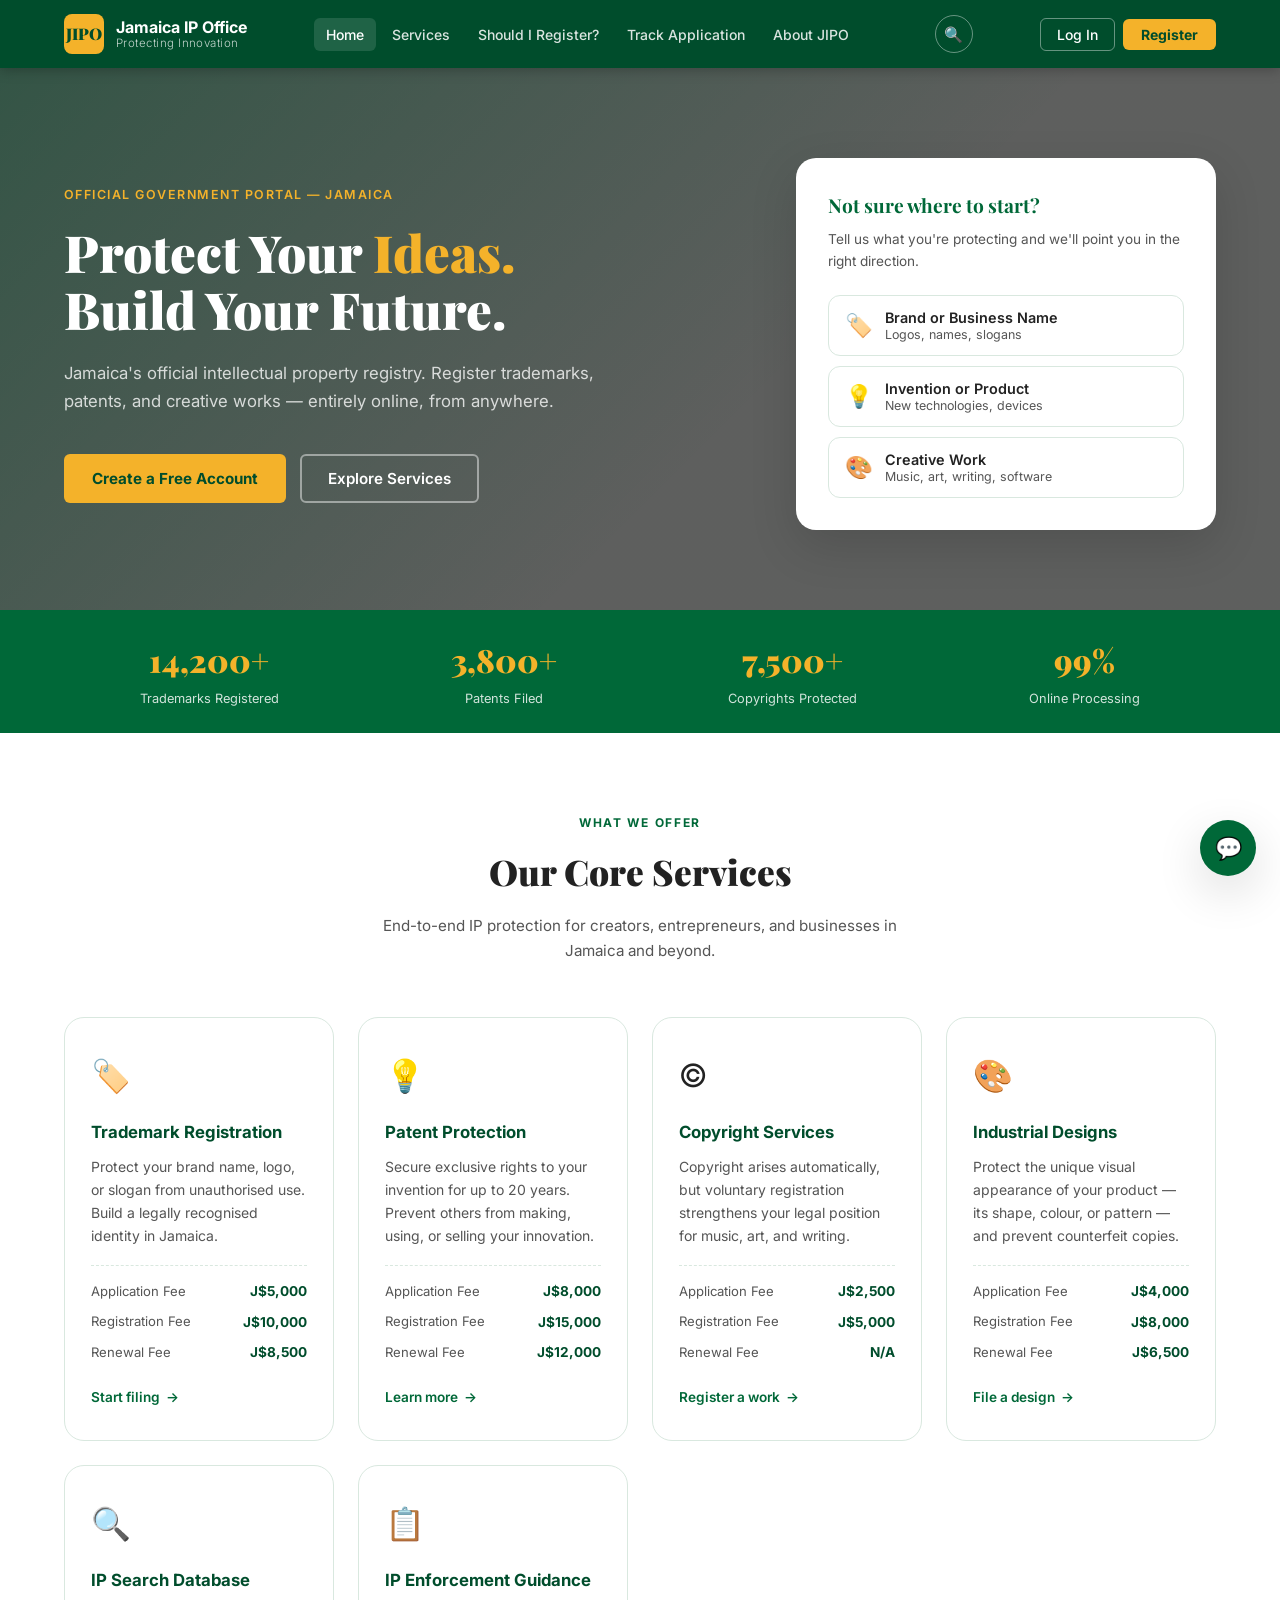
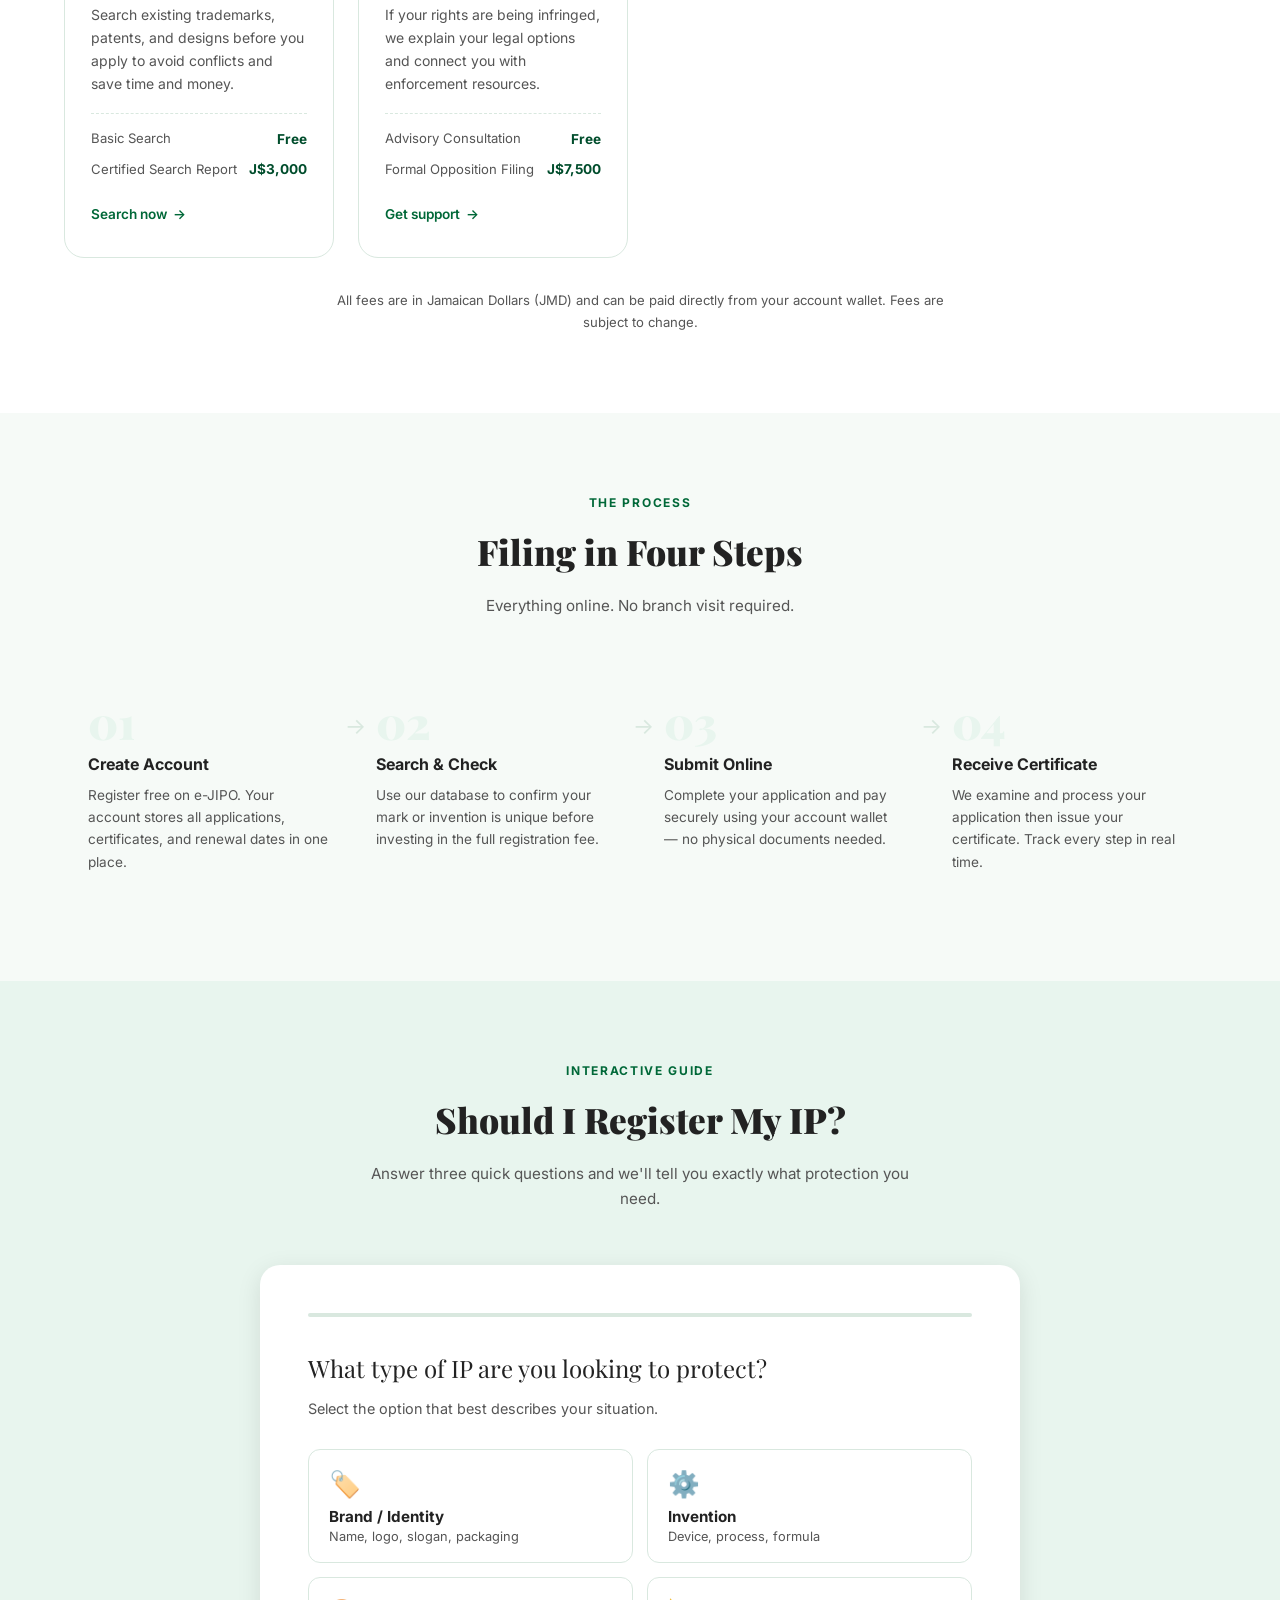
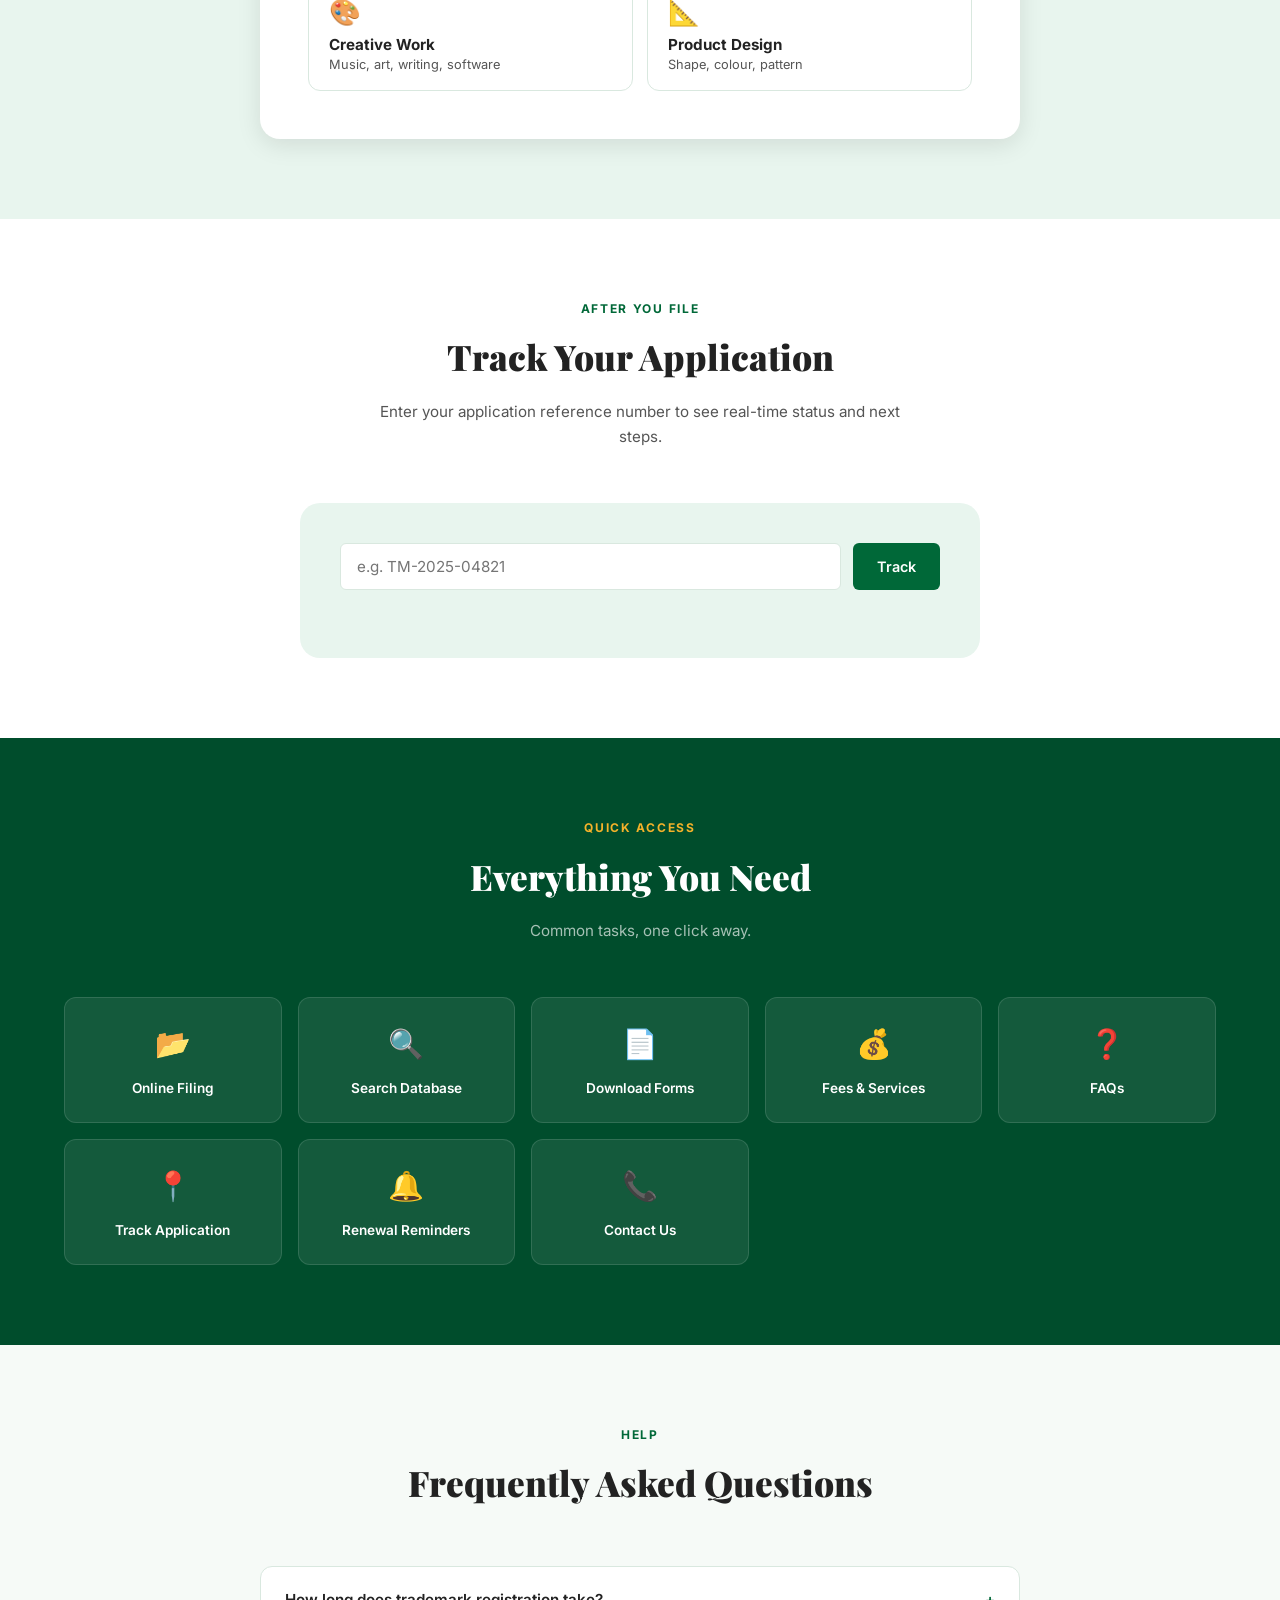
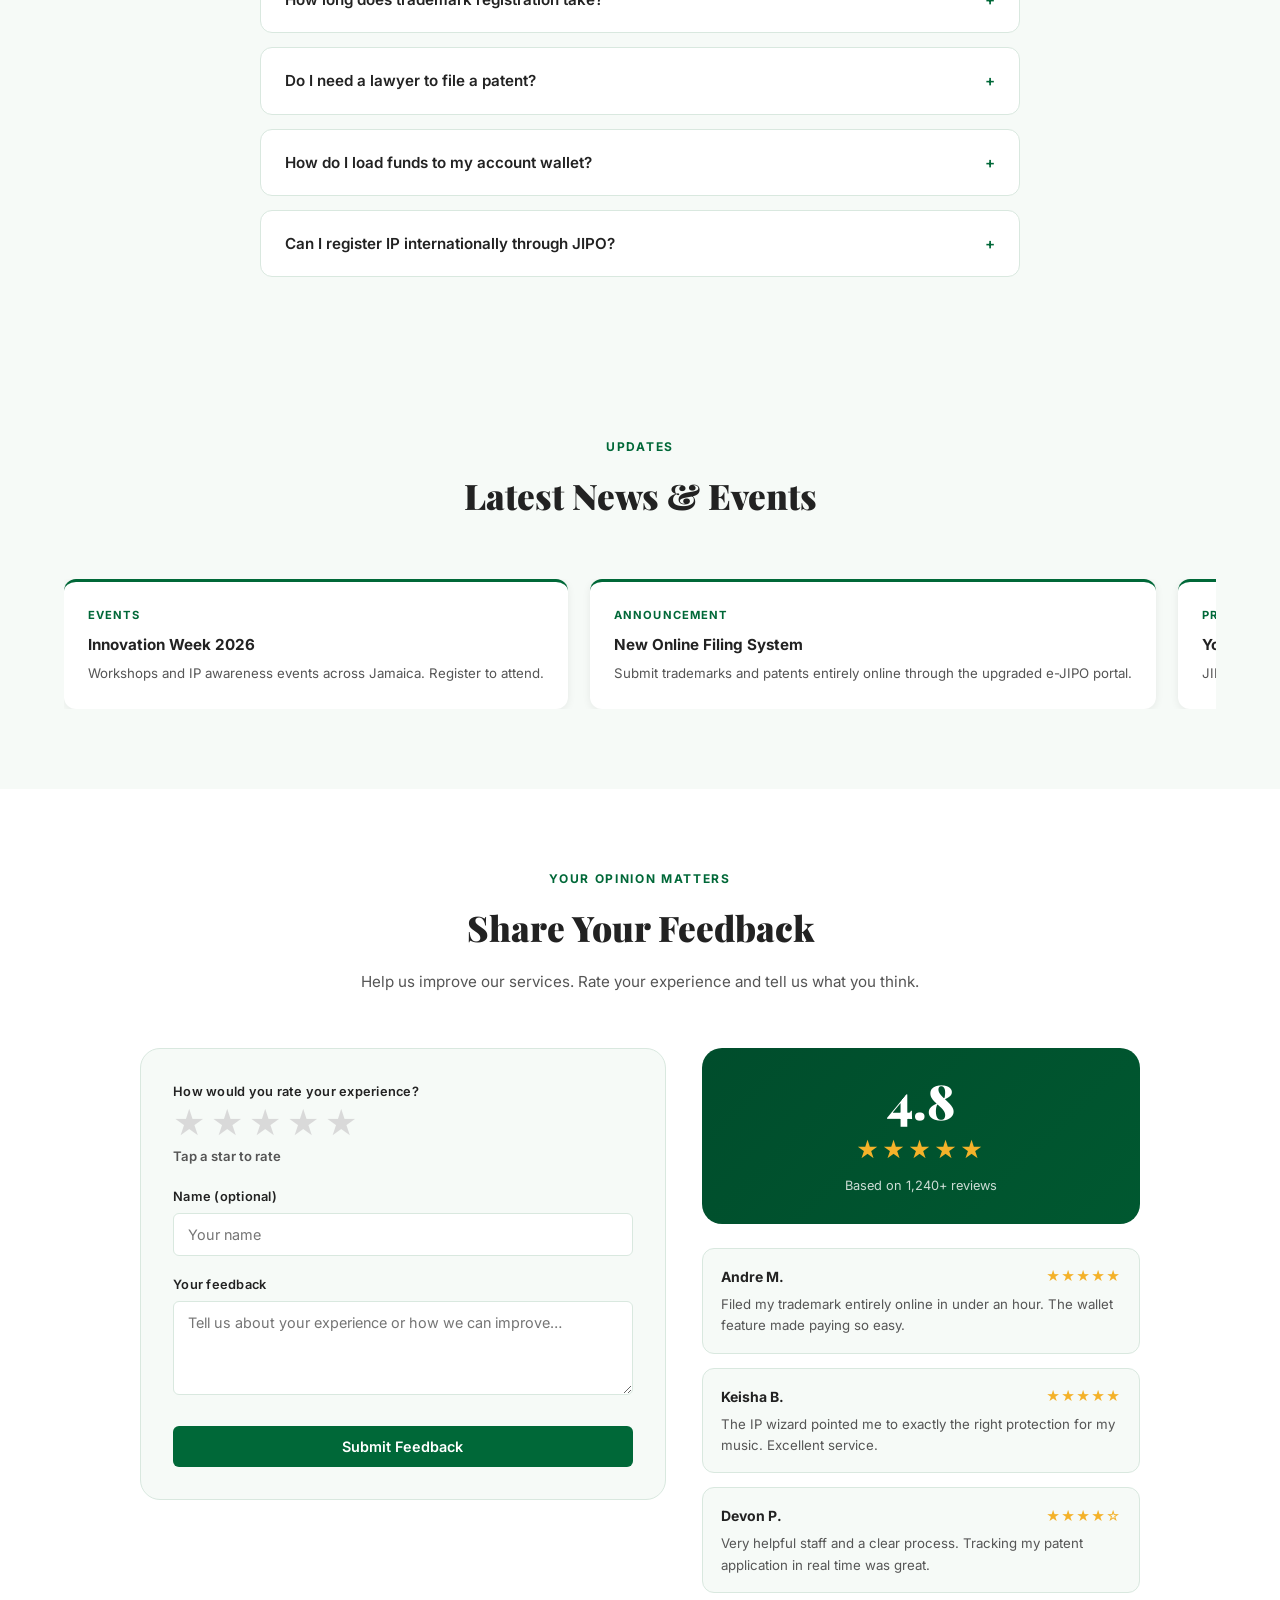
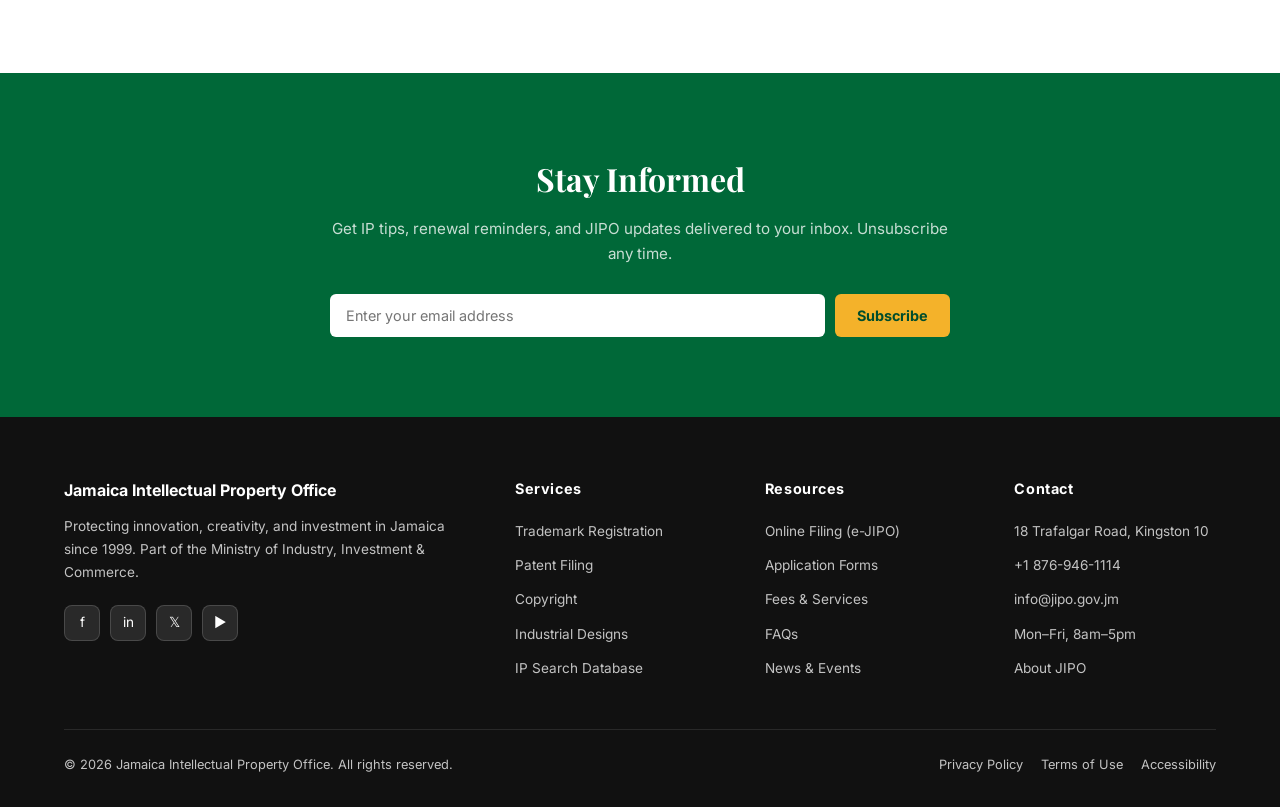
<file: JIPO_Complete.html>
<!DOCTYPE html>
<html lang="en">
<head>
<meta charset="UTF-8">
<meta name="viewport" content="width=device-width, initial-scale=1.0">
<title>JIPO – Jamaica Intellectual Property Office</title>
<meta name="description" content="Jamaica's official intellectual property registry. Register trademarks, patents, and creative works entirely online.">
<link rel="preconnect" href="https://fonts.googleapis.com">
<link rel="preconnect" href="https://fonts.gstatic.com" crossorigin>
<link href="https://fonts.googleapis.com/css2?family=Playfair+Display:wght@700;900&family=Inter:wght@300;400;500;600;700&display=swap" rel="stylesheet">

<style>
/* ============================================================
   JIPO DESIGN TOKENS & RESET
============================================================ */
:root {
  --green-dark:  #004D2C;
  --green:       #006838;
  --green-mid:   #008048;
  --green-light: #E8F5EE;
  --gold:        #F4B22A;
  --gold-dark:   #C88E0A;
  --black:       #111111;
  --ink:         #222222;
  --muted:       #555555;
  --rule:        #D9E8DF;
  --surface:     #F6FAF7;
  --white:       #FFFFFF;
  --font-display:'Playfair Display', Georgia, serif;
  --font-body:   'Inter', Arial, sans-serif;
  --radius-sm: 6px; --radius-md: 12px; --radius-lg: 20px;
  --shadow-sm: 0 2px 8px rgba(0,0,0,.07);
  --shadow-md: 0 6px 24px rgba(0,0,0,.10);
  --shadow-lg: 0 16px 48px rgba(0,0,0,.14);
  --transition: all .22s ease;
}
*,*::before,*::after{margin:0;padding:0;box-sizing:border-box;}
html{scroll-behavior:smooth;font-size:16px;}
body{background:var(--surface);color:var(--ink);font-family:var(--font-body);line-height:1.65;}
img{max-width:100%;display:block;}
a{color:inherit;text-decoration:none;}
button{cursor:pointer;font-family:var(--font-body);}
input,textarea,select{font-family:var(--font-body);}
ul{list-style:none;}
.hidden{display:none!important;}

/* ============================================================
   SHARED BUTTONS
============================================================ */
.btn-primary{background:var(--gold);color:var(--green-dark);padding:14px 28px;border-radius:var(--radius-sm);font-weight:700;font-size:.95rem;transition:var(--transition);border:none;display:inline-block;cursor:pointer;}
.btn-primary:hover{background:var(--gold-dark);transform:translateY(-1px);box-shadow:var(--shadow-md);}
.btn-outline{border:2px solid rgba(255,255,255,.45);color:white;padding:13px 26px;border-radius:var(--radius-sm);font-weight:600;font-size:.95rem;transition:var(--transition);display:inline-block;background:transparent;cursor:pointer;}
.btn-outline:hover{border-color:white;background:rgba(255,255,255,.1);}
.btn-green{background:var(--green);color:white;border:none;padding:12px 22px;border-radius:var(--radius-sm);font-weight:600;font-size:.9rem;transition:var(--transition);display:inline-block;cursor:pointer;}
.btn-green:hover{background:var(--green-dark);}

/* ============================================================
   SECTION LAYOUT
============================================================ */
section{padding:80px 5%;}
.section-inner{max-width:1280px;margin:0 auto;}
.section-header{text-align:center;margin-bottom:54px;}
.section-eyebrow{font-size:.75rem;font-weight:700;letter-spacing:.14em;text-transform:uppercase;color:var(--green);margin-bottom:10px;}
.section-header h2{font-family:var(--font-display);font-size:2.2rem;font-weight:900;color:var(--ink);}
.section-header p{color:var(--muted);max-width:560px;margin:12px auto 0;font-size:.95rem;}

/* ============================================================
   HEADER / NAV
============================================================ */
header{background:var(--green-dark);position:sticky;top:0;z-index:900;box-shadow:0 2px 12px rgba(0,0,0,.25);}
.navbar{max-width:1280px;margin:0 auto;padding:0 5%;display:flex;align-items:center;justify-content:space-between;height:68px;}
.logo-wrap{display:flex;align-items:center;gap:12px;cursor:pointer;}
.logo-mark{width:40px;height:40px;background:var(--gold);border-radius:8px;display:flex;align-items:center;justify-content:center;font-family:var(--font-display);font-weight:900;color:var(--green-dark);font-size:1rem;flex-shrink:0;}
.logo-text{color:white;font-weight:700;font-size:1rem;line-height:1.2;}
.logo-text span{display:block;font-weight:300;font-size:.72rem;opacity:.75;letter-spacing:.04em;}
nav ul{display:flex;gap:4px;align-items:center;}
nav ul li a{color:rgba(255,255,255,.85);padding:8px 12px;border-radius:var(--radius-sm);font-size:.875rem;font-weight:500;transition:var(--transition);}
nav ul li a:hover,.active-link{color:white;background:rgba(255,255,255,.12);}
.nav-auth{display:flex;gap:8px;align-items:center;}
.btn-nav-login{color:white;border:1.5px solid rgba(255,255,255,.4);padding:7px 16px;border-radius:var(--radius-sm);font-size:.875rem;font-weight:500;transition:var(--transition);background:transparent;cursor:pointer;}
.btn-nav-login:hover{border-color:white;background:rgba(255,255,255,.1);}
.btn-nav-register{background:var(--gold);color:var(--green-dark);padding:7px 18px;border-radius:var(--radius-sm);font-size:.875rem;font-weight:700;transition:var(--transition);border:none;cursor:pointer;}
.btn-nav-register:hover{background:var(--gold-dark);}
.hamburger{display:none;flex-direction:column;gap:5px;background:none;border:none;padding:6px;}
.hamburger span{width:24px;height:2px;background:white;border-radius:2px;}
.mobile-menu{display:none;position:fixed;inset:0;z-index:1000;background:rgba(0,0,0,.5);}
.mobile-menu.open{display:flex;}
.mobile-drawer{background:var(--green-dark);width:280px;height:100%;padding:24px 20px;display:flex;flex-direction:column;gap:6px;animation:slideIn .25s ease;overflow-y:auto;}
@keyframes slideIn{from{transform:translateX(-100%)}to{transform:translateX(0)}}
.mobile-drawer a{color:rgba(255,255,255,.85);padding:12px 14px;border-radius:var(--radius-sm);font-size:.95rem;font-weight:500;display:block;transition:var(--transition);}
.mobile-drawer a:hover{background:rgba(255,255,255,.1);color:white;}
.drawer-close{background:none;border:none;color:white;font-size:1.2rem;margin-bottom:16px;align-self:flex-end;cursor:pointer;}

/* ============================================================
   FOOTER
============================================================ */
footer{background:var(--black);color:rgba(255,255,255,.75);padding:60px 5% 32px;}
.footer-inner{max-width:1280px;margin:0 auto;}
.footer-grid{display:grid;grid-template-columns:2fr 1fr 1fr 1fr;gap:48px;margin-bottom:48px;}
.footer-brand p{font-size:.85rem;line-height:1.7;margin-bottom:20px;}
.footer-social{display:flex;gap:10px;}
.social-btn{width:36px;height:36px;border-radius:8px;background:rgba(255,255,255,.1);border:1px solid rgba(255,255,255,.15);display:flex;align-items:center;justify-content:center;font-size:.85rem;transition:var(--transition);cursor:pointer;color:white;}
.social-btn:hover{background:var(--green);}
footer h4{color:white;font-size:.9rem;font-weight:700;margin-bottom:16px;letter-spacing:.04em;}
footer ul{display:flex;flex-direction:column;gap:8px;}
footer ul a{font-size:.85rem;transition:var(--transition);}
footer ul a:hover{color:var(--gold);}
.footer-bottom{border-top:1px solid rgba(255,255,255,.1);padding-top:24px;display:flex;justify-content:space-between;flex-wrap:wrap;gap:10px;font-size:.8rem;}
.footer-bottom-links{display:flex;gap:18px;}
.footer-bottom-links a{color:inherit;transition:var(--transition);}
.footer-bottom-links a:hover{color:var(--gold);}

/* ============================================================
   CHATBOT
============================================================ */
.chatbot-container{position:fixed;bottom:24px;right:24px;z-index:800;}
.chatbot-button{width:56px;height:56px;border-radius:50%;background:var(--green);color:white;border:none;font-size:22px;box-shadow:var(--shadow-lg);transition:var(--transition);}
.chatbot-button:hover{background:var(--green-dark);transform:scale(1.05);}
.chatbot-box{width:340px;height:460px;background:white;border-radius:var(--radius-lg);position:absolute;bottom:68px;right:0;display:none;flex-direction:column;box-shadow:var(--shadow-lg);overflow:hidden;border:1px solid var(--rule);}
.chatbot-header{background:var(--green-dark);color:white;padding:14px 16px;display:flex;align-items:center;justify-content:space-between;}
.chatbot-header h4{font-size:.95rem;font-weight:600;}
.chatbot-header .close-btn{cursor:pointer;opacity:.7;transition:var(--transition);font-size:1.1rem;}
.chatbot-header .close-btn:hover{opacity:1;}
.chat-status{display:flex;align-items:center;gap:6px;font-size:.75rem;opacity:.75;margin-top:2px;}
.chat-status::before{content:'';width:7px;height:7px;border-radius:50%;background:#4ADE80;}
.chatbot-messages{flex:1;padding:14px;overflow-y:auto;display:flex;flex-direction:column;gap:10px;}
.bot-message{background:var(--green-light);padding:10px 13px;border-radius:0 10px 10px 10px;font-size:.875rem;max-width:82%;align-self:flex-start;}
.user-message{background:var(--green);color:white;padding:10px 13px;border-radius:10px 0 10px 10px;font-size:.875rem;max-width:82%;align-self:flex-end;}
.typing-indicator{display:flex;gap:4px;align-items:center;padding:10px 13px;background:var(--green-light);border-radius:0 10px 10px 10px;max-width:60px;align-self:flex-start;}
.typing-dot{width:7px;height:7px;border-radius:50%;background:var(--green);animation:typingBounce 1.2s infinite;}
.typing-dot:nth-child(2){animation-delay:.2s;}
.typing-dot:nth-child(3){animation-delay:.4s;}
@keyframes typingBounce{0%,60%,100%{transform:translateY(0)}30%{transform:translateY(-6px)}}
.chatbot-input{display:flex;border-top:1px solid var(--rule);}
.chatbot-input input{flex:1;padding:12px 14px;border:none;outline:none;font-size:.875rem;}
.chatbot-input button{background:var(--green);color:white;border:none;padding:0 16px;font-size:.85rem;font-weight:600;transition:var(--transition);}
.chatbot-input button:hover{background:var(--green-dark);}

/* ============================================================
   FORMS
============================================================ */
.form-group{margin-bottom:18px;}
.form-label{display:block;font-size:.8rem;font-weight:600;color:var(--ink);margin-bottom:6px;letter-spacing:.02em;}
.form-input{width:100%;padding:12px 14px;border:1.5px solid var(--rule);border-radius:var(--radius-sm);font-size:.9rem;transition:var(--transition);background:white;color:var(--ink);}
.form-input:focus{outline:none;border-color:var(--green);box-shadow:0 0 0 3px rgba(0,104,56,.1);}
.form-row{display:grid;grid-template-columns:1fr 1fr;gap:14px;}
.form-hint{font-size:.75rem;color:var(--muted);margin-top:4px;}
.form-check{display:flex;align-items:flex-start;gap:10px;font-size:.82rem;color:var(--muted);}
.form-check input{margin-top:3px;accent-color:var(--green);width:15px;height:15px;}
.input-error{border-color:#E53E3E!important;}
.error-msg{font-size:.75rem;color:#E53E3E;margin-top:4px;display:none;}
.btn-submit{width:100%;padding:14px;background:var(--green);color:white;border:none;border-radius:var(--radius-sm);font-size:.95rem;font-weight:700;transition:var(--transition);margin-top:8px;cursor:pointer;}
.btn-submit:hover{background:var(--green-dark);}
.pass-wrapper{position:relative;}
.toggle-pass{position:absolute;right:12px;top:50%;transform:translateY(-50%);background:none;border:none;color:var(--muted);font-size:.8rem;cursor:pointer;}
.auth-divider{display:flex;align-items:center;gap:12px;margin:22px 0;}
.auth-divider::before,.auth-divider::after{content:'';flex:1;height:1px;background:var(--rule);}
.auth-divider span{font-size:.78rem;color:var(--muted);white-space:nowrap;}
.pass-strength-bar{height:4px;background:var(--rule);border-radius:2px;margin-top:8px;}
.pass-strength-fill{height:100%;border-radius:2px;transition:all .3s;width:0%;}
.status-pill{display:inline-block;padding:4px 10px;border-radius:20px;font-size:.75rem;font-weight:600;}
.status-pending{background:#FEF3C7;color:#92400E;}
.status-approved{background:#D1FAE5;color:#065F46;}
.status-review{background:#DBEAFE;color:#1E40AF;}
.status-received{background:#E0E7FF;color:#3730A3;}
.table-action{color:var(--green);font-size:.82rem;font-weight:600;}
.table-action:hover{text-decoration:underline;}

/* PAGE ROUTER */
.page{display:none;}
.page.active{display:block;}

@media(max-width:1024px){.footer-grid{grid-template-columns:1fr 1fr;}}
@media(max-width:768px){nav,.nav-auth{display:none;}.hamburger{display:flex;}.footer-grid{grid-template-columns:1fr;gap:32px;}.form-row{grid-template-columns:1fr;}}

/* ============================================================
   HOME PAGE
============================================================ */
.hero{background:linear-gradient(rgba(0,0,0,.62),rgba(0,0,0,.62)),url('https://images.unsplash.com/photo-1454165804606-c3d57bc86b40?auto=format&fit=crop&w=1600&q=80') center/cover no-repeat;color:white;padding:90px 5% 80px;position:relative;overflow:hidden;}
.hero::before{content:'';position:absolute;inset:0;background:linear-gradient(135deg,rgba(0,72,40,.45) 0%,transparent 60%);pointer-events:none;}
.hero-inner{max-width:1280px;margin:0 auto;display:grid;grid-template-columns:1fr 420px;gap:60px;align-items:center;position:relative;z-index:1;}
.hero-eyebrow{font-size:.78rem;font-weight:600;letter-spacing:.12em;text-transform:uppercase;color:var(--gold);margin-bottom:18px;}
.hero h1{font-family:var(--font-display);font-size:3.2rem;line-height:1.12;font-weight:900;margin-bottom:22px;}
.hero h1 em{font-style:normal;color:var(--gold);}
.hero-sub{font-size:1.05rem;color:rgba(255,255,255,.78);max-width:540px;margin-bottom:38px;}
.hero-actions{display:flex;gap:14px;flex-wrap:wrap;}
.wizard-card{background:white;border-radius:var(--radius-lg);padding:32px;box-shadow:var(--shadow-lg);color:var(--ink);}
.wizard-card h3{font-family:var(--font-display);color:var(--green);font-size:1.2rem;margin-bottom:6px;}
.wizard-card p{font-size:.85rem;color:var(--muted);margin-bottom:22px;}
.wizard-options{display:flex;flex-direction:column;gap:10px;}
.wizard-opt{border:1.5px solid var(--rule);border-radius:var(--radius-md);padding:13px 16px;display:flex;align-items:center;gap:12px;transition:var(--transition);cursor:pointer;background:white;text-align:left;width:100%;}
.wizard-opt:hover{border-color:var(--green);background:var(--green-light);}
.wizard-opt .opt-icon{font-size:1.4rem;flex-shrink:0;}
.wizard-opt .opt-text strong{display:block;font-size:.9rem;color:var(--ink);font-weight:600;}
.wizard-opt .opt-text span{font-size:.78rem;color:var(--muted);}
.stats-bar{background:var(--green);color:white;padding:24px 5%;}
.stats-inner{max-width:1280px;margin:0 auto;display:flex;justify-content:space-around;flex-wrap:wrap;gap:20px;}
.stat-item{text-align:center;}
.stat-num{font-family:var(--font-display);font-size:2rem;font-weight:900;color:var(--gold);}
.stat-label{font-size:.8rem;opacity:.82;margin-top:2px;}
.services{background:white;}
.services-grid{display:grid;grid-template-columns:repeat(auto-fit,minmax(260px,1fr));gap:24px;}
.service-card{border:1.5px solid var(--rule);border-radius:var(--radius-lg);padding:32px 26px;transition:var(--transition);cursor:pointer;position:relative;overflow:hidden;}
.service-card::after{content:'';position:absolute;bottom:0;left:0;right:0;height:3px;background:var(--green);transform:scaleX(0);transform-origin:left;transition:transform .3s ease;}
.service-card:hover{border-color:var(--green);box-shadow:var(--shadow-md);transform:translateY(-3px);}
.service-card:hover::after{transform:scaleX(1);}
.service-icon{font-size:2rem;margin-bottom:16px;}
.service-card h3{font-size:1.05rem;font-weight:700;color:var(--green-dark);margin-bottom:8px;}
.service-card p{font-size:.875rem;color:var(--muted);margin-bottom:18px;}
.service-link{font-size:.85rem;font-weight:600;color:var(--green);display:flex;align-items:center;gap:6px;transition:var(--transition);}
.service-card:hover .service-link{gap:10px;}
.how-it-works{background:var(--surface);}
.steps-wrap{display:grid;grid-template-columns:repeat(auto-fit,minmax(220px,1fr));gap:0;}
.step-item{padding:28px 24px;position:relative;}
.step-item:not(:last-child)::after{content:'→';position:absolute;right:-14px;top:36px;font-size:1.4rem;color:var(--rule);z-index:1;}
.step-num{font-family:var(--font-display);font-size:2.8rem;font-weight:900;color:var(--green-light);margin-bottom:6px;line-height:1;}
.step-item h3{font-size:1rem;font-weight:700;color:var(--ink);margin-bottom:6px;}
.step-item p{font-size:.85rem;color:var(--muted);}
.wizard-section{background:var(--green-light);}
.wizard-widget{background:white;border-radius:var(--radius-lg);padding:48px;box-shadow:var(--shadow-md);max-width:760px;margin:0 auto;}
.wizard-step{display:none;}
.wizard-step.active{display:block;}
.wizard-question{font-family:var(--font-display);font-size:1.5rem;color:var(--ink);margin-bottom:8px;}
.wizard-hint{font-size:.9rem;color:var(--muted);margin-bottom:28px;}
.wizard-choices{display:grid;grid-template-columns:1fr 1fr;gap:14px;}
.wiz-choice{border:1.5px solid var(--rule);border-radius:var(--radius-md);padding:18px 20px;cursor:pointer;transition:var(--transition);background:white;text-align:left;}
.wiz-choice:hover{border-color:var(--green);background:var(--green-light);}
.wiz-choice .wc-icon{font-size:1.6rem;margin-bottom:8px;}
.wiz-choice strong{display:block;font-size:.95rem;color:var(--ink);}
.wiz-choice span{font-size:.8rem;color:var(--muted);margin-top:3px;display:block;}
.wizard-result{background:var(--green-light);border-radius:var(--radius-md);padding:28px;border-left:4px solid var(--green);}
.wizard-result h3{font-family:var(--font-display);font-size:1.3rem;color:var(--green-dark);margin-bottom:10px;}
.wizard-result p{font-size:.9rem;color:var(--ink);margin-bottom:16px;}
.wizard-progress{height:4px;background:var(--rule);border-radius:2px;margin-bottom:32px;}
.wizard-progress-bar{height:100%;background:var(--green);border-radius:2px;transition:width .4s ease;}
.wizard-restart{background:none;border:none;color:var(--green);font-weight:600;font-size:.85rem;margin-top:18px;cursor:pointer;}
.tracker-section{background:white;}
.tracker-widget{max-width:680px;margin:0 auto;background:var(--green-light);border-radius:var(--radius-lg);padding:40px;}
.tracker-form{display:flex;gap:12px;margin-bottom:28px;flex-wrap:wrap;}
.tracker-form input{flex:1;min-width:200px;padding:13px 16px;border:1.5px solid var(--rule);border-radius:var(--radius-sm);font-size:.95rem;transition:var(--transition);background:white;}
.tracker-form input:focus{outline:none;border-color:var(--green);}
.tracker-form button{background:var(--green);color:white;border:none;padding:13px 24px;border-radius:var(--radius-sm);font-weight:600;font-size:.9rem;transition:var(--transition);cursor:pointer;}
.tracker-form button:hover{background:var(--green-dark);}
.tracker-result{display:none;}
.tracker-status{background:white;border-radius:var(--radius-md);padding:24px;border-left:4px solid var(--green);}
.status-label{font-size:.75rem;font-weight:700;letter-spacing:.08em;text-transform:uppercase;color:var(--green);margin-bottom:8px;}
.status-title{font-family:var(--font-display);font-size:1.2rem;margin-bottom:4px;}
.status-timeline{display:flex;gap:0;margin-top:20px;}
.tl-step{flex:1;text-align:center;position:relative;}
.tl-step::before{content:'';position:absolute;top:12px;left:50%;right:-50%;height:2px;background:var(--rule);z-index:0;}
.tl-step:last-child::before{display:none;}
.tl-dot{width:24px;height:24px;border-radius:50%;background:var(--rule);border:3px solid white;margin:0 auto 8px;position:relative;z-index:1;transition:var(--transition);}
.tl-dot.done{background:var(--green);}
.tl-dot.active{background:var(--gold);box-shadow:0 0 0 4px rgba(244,178,42,.25);}
.tl-label{font-size:.72rem;color:var(--muted);}

/* QUICK LINKS */
.quick-links-sec{background:var(--green-dark);}
.quick-links-sec .section-eyebrow{color:var(--gold);}
.quick-links-sec .section-header h2{color:white;}
.quick-links-sec .section-header p{color:rgba(255,255,255,.65);}
.ql-grid{display:grid;grid-template-columns:repeat(auto-fit,minmax(180px,1fr));gap:16px;}
.ql-item{background:rgba(255,255,255,.08);border:1px solid rgba(255,255,255,.12);border-radius:var(--radius-md);padding:22px 18px;text-align:center;color:white;transition:var(--transition);cursor:pointer;}
.ql-item:hover{background:rgba(255,255,255,.18);transform:translateY(-2px);}
.ql-icon{font-size:1.8rem;margin-bottom:10px;}
.ql-item span{display:block;font-size:.85rem;font-weight:600;}

/* NEWS */
.news-sec{background:var(--surface);}
.news-wrapper{overflow:hidden;width:100%;}
.news-track{display:flex;gap:22px;width:max-content;animation:scrollNews 30s linear infinite;}
.news-wrapper:hover .news-track{animation-play-state:paused;}
.news-card{min-width:300px;background:white;padding:24px;border-radius:var(--radius-md);box-shadow:var(--shadow-sm);flex-shrink:0;border-top:3px solid var(--green);}
.news-tag{font-size:.7rem;font-weight:700;letter-spacing:.1em;text-transform:uppercase;color:var(--green);margin-bottom:8px;}
.news-card h3{font-size:.95rem;font-weight:700;color:var(--ink);margin-bottom:6px;}
.news-card p{font-size:.83rem;color:var(--muted);}
@keyframes scrollNews{0%{transform:translateX(0)}100%{transform:translateX(-50%)}}
.newsletter{background:var(--green);}
.newsletter-inner{max-width:620px;margin:0 auto;text-align:center;}
.newsletter h2{font-family:var(--font-display);font-size:2rem;color:white;margin-bottom:10px;}
.newsletter p{color:rgba(255,255,255,.78);margin-bottom:28px;font-size:.95rem;}
.nl-form{display:flex;gap:10px;}
.nl-form input{flex:1;padding:13px 16px;border:none;border-radius:var(--radius-sm);font-size:.9rem;outline:none;}
.nl-form button{background:var(--gold);color:var(--green-dark);border:none;padding:13px 22px;border-radius:var(--radius-sm);font-weight:700;font-size:.9rem;transition:var(--transition);white-space:nowrap;cursor:pointer;}
.nl-form button:hover{background:var(--gold-dark);}
.nl-success{display:none;color:var(--gold);font-weight:600;font-size:1rem;margin-top:14px;}

@media(max-width:1024px){.hero-inner{grid-template-columns:1fr;gap:40px;}.wizard-card{max-width:500px;}.steps-wrap .step-item::after{display:none;}}
@media(max-width:768px){.hero h1{font-size:2.1rem;}.wizard-choices{grid-template-columns:1fr;}.stats-inner{gap:32px;}.nl-form{flex-direction:column;}}

/* ============================================================
   ABOUT PAGE
============================================================ */
.about-hero{background:linear-gradient(135deg,var(--green-dark) 0%,#005230 100%);color:white;padding:90px 5% 80px;position:relative;overflow:hidden;}
.about-hero::before{content:'';position:absolute;inset:0;background:linear-gradient(135deg,rgba(0,72,40,.3) 0%,transparent 70%);pointer-events:none;}
.about-hero-inner{max-width:1280px;margin:0 auto;position:relative;z-index:1;max-width:760px;}
.about-hero .hero-eyebrow{color:var(--gold);font-size:.78rem;font-weight:600;letter-spacing:.12em;text-transform:uppercase;margin-bottom:18px;}
.about-hero h1{font-family:var(--font-display);font-size:3rem;line-height:1.12;font-weight:900;margin-bottom:22px;}
.about-hero h1 em{font-style:normal;color:var(--gold);}
.about-hero p{font-size:1.1rem;color:rgba(255,255,255,.80);line-height:1.7;}
.mv-strip{background:var(--green);}
.mv-inner{max-width:1280px;margin:0 auto;display:grid;grid-template-columns:1fr 1fr;}
.mv-block{padding:52px 48px;color:white;}
.mv-block:first-child{border-right:1px solid rgba(255,255,255,.15);}
.mv-block .mv-label{font-size:.72rem;font-weight:700;letter-spacing:.14em;text-transform:uppercase;color:var(--gold);margin-bottom:14px;}
.mv-block h2{font-family:var(--font-display);font-size:1.7rem;margin-bottom:14px;}
.mv-block p{font-size:.95rem;color:rgba(255,255,255,.80);line-height:1.75;}
.who-we-are{background:white;}
.who-inner{max-width:1280px;margin:0 auto;display:grid;grid-template-columns:1fr 1fr;gap:80px;align-items:center;}
.who-text h2{font-family:var(--font-display);font-size:2.1rem;color:var(--ink);margin-bottom:20px;}
.who-text p{font-size:.95rem;color:var(--muted);line-height:1.8;margin-bottom:16px;}
.who-text p strong{color:var(--green-dark);}
.who-badge-grid{display:grid;grid-template-columns:1fr 1fr;gap:16px;margin-top:28px;}
.who-badge{background:var(--green-light);border-radius:var(--radius-md);padding:18px;border-left:3px solid var(--green);}
.who-badge .wb-num{font-family:var(--font-display);font-size:1.6rem;font-weight:900;color:var(--green-dark);}
.who-badge .wb-label{font-size:.8rem;color:var(--muted);margin-top:2px;}
.who-visual{background:var(--green-light);border-radius:var(--radius-lg);padding:44px;display:flex;flex-direction:column;gap:20px;}
.timeline-item{display:flex;gap:18px;align-items:flex-start;}
.tl-year-dot{flex-shrink:0;width:48px;height:48px;border-radius:50%;background:var(--green);color:white;display:flex;align-items:center;justify-content:center;font-family:var(--font-display);font-size:.78rem;font-weight:900;text-align:center;line-height:1.2;}
.tl-content h4{font-size:.95rem;font-weight:700;color:var(--ink);margin-bottom:4px;}
.tl-content p{font-size:.83rem;color:var(--muted);}
.expertise-section{background:var(--surface);}
.expertise-grid{display:grid;grid-template-columns:repeat(auto-fit,minmax(300px,1fr));gap:28px;}
.expertise-card{background:white;border-radius:var(--radius-lg);padding:36px 30px;border:1.5px solid var(--rule);transition:var(--transition);position:relative;overflow:hidden;}
.expertise-card::before{content:'';position:absolute;top:0;left:0;right:0;height:4px;background:linear-gradient(90deg,var(--green),var(--gold));transform:scaleX(0);transform-origin:left;transition:transform .35s ease;}
.expertise-card:hover{box-shadow:var(--shadow-md);transform:translateY(-3px);}
.expertise-card:hover::before{transform:scaleX(1);}
.exp-icon{font-size:2.4rem;margin-bottom:18px;}
.expertise-card h3{font-family:var(--font-display);font-size:1.15rem;color:var(--green-dark);margin-bottom:10px;}
.expertise-card p{font-size:.875rem;color:var(--muted);line-height:1.75;margin-bottom:16px;}
.exp-tags{display:flex;flex-wrap:wrap;gap:8px;}
.exp-tag{background:var(--green-light);color:var(--green-dark);font-size:.72rem;font-weight:600;padding:4px 10px;border-radius:20px;letter-spacing:.03em;}
.team-section{background:white;}
.team-grid{display:grid;grid-template-columns:repeat(auto-fit,minmax(240px,1fr));gap:28px;}
.team-card{background:var(--surface);border-radius:var(--radius-lg);padding:32px 24px;text-align:center;transition:var(--transition);border:1.5px solid var(--rule);}
.team-card:hover{box-shadow:var(--shadow-md);border-color:var(--green);}
.team-avatar{width:80px;height:80px;border-radius:50%;margin:0 auto 18px;background:var(--green);display:flex;align-items:center;justify-content:center;font-family:var(--font-display);font-size:1.6rem;font-weight:900;color:white;}
.team-card h3{font-size:1rem;font-weight:700;color:var(--ink);margin-bottom:4px;}
.team-card .role{font-size:.82rem;color:var(--green);font-weight:600;margin-bottom:12px;}
.team-card p{font-size:.82rem;color:var(--muted);line-height:1.7;}
.legal-strip{background:var(--green-dark);padding:60px 5%;}
.legal-inner{max-width:1280px;margin:0 auto;}
.legal-strip .section-eyebrow{color:var(--gold);}
.legal-strip .section-header h2{color:white;}
.legal-strip .section-header p{color:rgba(255,255,255,.7);}
.legal-grid{display:grid;grid-template-columns:repeat(auto-fit,minmax(220px,1fr));gap:20px;margin-top:40px;}
.legal-item{background:rgba(255,255,255,.07);border:1px solid rgba(255,255,255,.12);border-radius:var(--radius-md);padding:22px 20px;color:white;}
.legal-item h4{font-size:.92rem;font-weight:700;margin-bottom:6px;}
.legal-item p{font-size:.8rem;color:rgba(255,255,255,.65);line-height:1.65;}
.partnerships{background:var(--surface);}
.partner-logos{max-width:1280px;margin:0 auto;display:flex;flex-wrap:wrap;justify-content:center;align-items:center;gap:16px;margin-top:40px;}
.partner-badge{background:white;border:1.5px solid var(--rule);border-radius:var(--radius-md);padding:16px 28px;font-size:.85rem;font-weight:700;color:var(--muted);transition:var(--transition);}
.partner-badge:hover{border-color:var(--green);color:var(--green);}
.about-cta{background:linear-gradient(135deg,var(--green-dark),#005830);color:white;text-align:center;padding:80px 5%;}
.about-cta h2{font-family:var(--font-display);font-size:2.2rem;margin-bottom:14px;}
.about-cta p{color:rgba(255,255,255,.78);max-width:520px;margin:0 auto 32px;}
.about-cta-actions{display:flex;gap:14px;justify-content:center;flex-wrap:wrap;}
@media(max-width:1024px){.who-inner{grid-template-columns:1fr;gap:40px;}.mv-inner{grid-template-columns:1fr;}.mv-block:first-child{border-right:none;border-bottom:1px solid rgba(255,255,255,.15);}}
@media(max-width:768px){.about-hero h1{font-size:2rem;}}

/* ============================================================
   AUTH PAGES
============================================================ */
.auth-page{min-height:100vh;background:var(--surface);display:flex;flex-direction:column;}
.auth-wrap{flex:1;display:flex;align-items:center;justify-content:center;padding:40px 20px;}
.auth-card{background:white;border-radius:var(--radius-lg);padding:48px 44px;width:100%;max-width:440px;box-shadow:var(--shadow-lg);}
.auth-card-wide{max-width:520px;}
.auth-logo{display:flex;align-items:center;gap:10px;margin-bottom:32px;justify-content:center;}
.auth-logo .logo-mark{width:44px;height:44px;font-size:1.1rem;}
.auth-logo .logo-text{font-size:1.05rem;color:var(--ink);}
.auth-logo .logo-text span{color:var(--muted);}
.auth-title{font-family:var(--font-display);font-size:1.9rem;color:var(--ink);margin-bottom:6px;text-align:center;}
.auth-sub{font-size:.875rem;color:var(--muted);text-align:center;margin-bottom:32px;}
.auth-footer{background:var(--black);color:rgba(255,255,255,.5);padding:20px 5%;text-align:center;font-size:.8rem;}
.auth-footer a{color:inherit;transition:var(--transition);}
.auth-footer a:hover{color:var(--gold);}
.sso-btn{width:100%;padding:12px;border:1.5px solid var(--rule);border-radius:var(--radius-sm);background:white;font-size:.9rem;font-weight:500;cursor:pointer;transition:var(--transition);}
.sso-btn:hover{background:var(--surface);border-color:var(--green);}
.auth-switch{text-align:center;margin-top:20px;font-size:.85rem;color:var(--muted);}
.auth-switch a{color:var(--green);font-weight:600;cursor:pointer;}
.auth-switch a:hover{text-decoration:underline;}
@media(max-width:768px){.auth-card{padding:36px 24px;}}

/* ============================================================
   CLIENT PORTAL
============================================================ */
.portal-page{background:var(--surface);min-height:100vh;}
.portal-header{background:white;border-bottom:1px solid var(--rule);padding:0 5%;min-height:64px;display:flex;align-items:center;justify-content:space-between;position:sticky;top:68px;z-index:700;flex-wrap:wrap;gap:10px;padding-top:8px;padding-bottom:8px;}
.portal-header h2{font-size:1rem;font-weight:700;color:var(--ink);}
.portal-tabs{display:flex;gap:4px;flex-wrap:wrap;}
.ptab{padding:8px 16px;border-radius:var(--radius-sm);border:none;background:none;font-size:.85rem;font-weight:600;color:var(--muted);transition:var(--transition);cursor:pointer;}
.ptab:hover{background:var(--green-light);color:var(--green);}
.ptab.active{background:var(--green);color:white;}
.portal-body{padding:40px 5%;max-width:1280px;margin:0 auto;}
.portal-grid{display:grid;grid-template-columns:repeat(auto-fit,minmax(220px,1fr));gap:22px;}
.portal-stat{background:white;border-radius:var(--radius-md);padding:24px;border:1px solid var(--rule);display:flex;align-items:center;gap:18px;}
.ps-icon{width:48px;height:48px;border-radius:var(--radius-sm);background:var(--green-light);display:flex;align-items:center;justify-content:center;font-size:1.4rem;flex-shrink:0;}
.ps-num{font-family:var(--font-display);font-size:1.9rem;font-weight:900;color:var(--green-dark);line-height:1;}
.ps-label{font-size:.8rem;color:var(--muted);margin-top:3px;}
.portal-table-wrap{background:white;border-radius:var(--radius-md);padding:28px;border:1px solid var(--rule);margin-top:28px;}
.portal-table-wrap h3{font-size:.95rem;font-weight:700;margin-bottom:20px;}
table{width:100%;border-collapse:collapse;font-size:.875rem;}
th{text-align:left;font-size:.75rem;font-weight:700;letter-spacing:.06em;text-transform:uppercase;color:var(--muted);padding:0 12px 12px;border-bottom:2px solid var(--rule);}
td{padding:13px 12px;border-bottom:1px solid var(--rule);color:var(--ink);}
tr:last-child td{border-bottom:none;}
.renewal-alert{background:#FFF7ED;border:1px solid #FED7AA;border-radius:var(--radius-md);padding:18px 22px;margin-top:22px;display:flex;align-items:flex-start;gap:14px;}
.renewal-alert .ra-icon{font-size:1.4rem;flex-shrink:0;margin-top:2px;}
.renewal-alert p{font-size:.875rem;color:#7C2D12;}
.renewal-alert strong{display:block;margin-bottom:4px;}
.renewal-link{color:var(--green-dark)!important;font-weight:700;}
.portal-tab-content{display:none;}
.portal-tab-content.active{display:block;}
.portal-greeting{font-family:var(--font-display);font-size:1.6rem;color:var(--ink);}
.portal-greeting-sub{color:var(--muted);font-size:.9rem;margin-top:4px;margin-bottom:28px;}
@media(max-width:768px){.portal-tabs{overflow-x:auto;}.portal-header{height:auto;padding:12px 5%;}}

/* ============================================================
   WALLET / ACCOUNT BALANCE (NEW)
============================================================ */
.wallet-card{background:linear-gradient(135deg,var(--green-dark),var(--green-mid));border-radius:var(--radius-lg);padding:32px;color:white;position:relative;overflow:hidden;margin-bottom:28px;}
.wallet-card::before{content:'';position:absolute;right:-40px;top:-40px;width:200px;height:200px;border-radius:50%;background:rgba(255,255,255,.05);}
.wallet-card::after{content:'';position:absolute;right:40px;top:20px;width:120px;height:120px;border-radius:50%;background:rgba(244,178,42,.08);}
.wallet-card-inner{position:relative;z-index:1;}
.wallet-label{font-size:.72rem;font-weight:700;letter-spacing:.12em;text-transform:uppercase;color:rgba(255,255,255,.65);margin-bottom:8px;}
.wallet-balance{font-family:var(--font-display);font-size:2.8rem;font-weight:900;color:white;line-height:1;margin-bottom:4px;}
.wallet-balance span{font-size:1.2rem;font-weight:400;opacity:.75;margin-right:4px;}
.wallet-sub{font-size:.82rem;color:rgba(255,255,255,.6);margin-bottom:28px;}
.wallet-actions{display:flex;gap:12px;flex-wrap:wrap;}
.btn-wallet{padding:10px 20px;border-radius:var(--radius-sm);font-size:.875rem;font-weight:600;transition:var(--transition);cursor:pointer;border:none;}
.btn-wallet-primary{background:var(--gold);color:var(--green-dark);}
.btn-wallet-primary:hover{background:var(--gold-dark);}
.btn-wallet-outline{background:rgba(255,255,255,.12);color:white;border:1.5px solid rgba(255,255,255,.3)!important;}
.btn-wallet-outline:hover{background:rgba(255,255,255,.2);}
.wallet-history-header{display:flex;justify-content:space-between;align-items:center;margin-bottom:16px;}
.wallet-history-header h3{font-size:.95rem;font-weight:700;color:var(--ink);}
.wallet-history-header a{font-size:.82rem;color:var(--green);font-weight:600;cursor:pointer;}
.tx-item{display:flex;align-items:center;justify-content:space-between;padding:14px 0;border-bottom:1px solid var(--rule);}
.tx-item:last-child{border-bottom:none;}
.tx-left{display:flex;align-items:center;gap:14px;}
.tx-icon{width:40px;height:40px;border-radius:var(--radius-sm);display:flex;align-items:center;justify-content:center;font-size:1.1rem;flex-shrink:0;}
.tx-icon.credit{background:#D1FAE5;}
.tx-icon.debit{background:#FEE2E2;}
.tx-desc{font-size:.875rem;font-weight:600;color:var(--ink);}
.tx-date{font-size:.75rem;color:var(--muted);margin-top:2px;}
.tx-amount{font-size:.95rem;font-weight:700;}
.tx-amount.credit{color:#065F46;}
.tx-amount.debit{color:#991B1B;}

/* Top-up modal overlay */
.modal-overlay{position:fixed;inset:0;background:rgba(0,0,0,.5);z-index:2000;display:none;align-items:center;justify-content:center;padding:20px;}
.modal-overlay.open{display:flex;}
.modal-box{background:white;border-radius:var(--radius-lg);padding:40px;width:100%;max-width:420px;box-shadow:var(--shadow-lg);animation:modalIn .25s ease;}
@keyframes modalIn{from{transform:scale(.95);opacity:0}to{transform:scale(1);opacity:1}}
.modal-title{font-family:var(--font-display);font-size:1.5rem;color:var(--ink);margin-bottom:6px;}
.modal-sub{font-size:.875rem;color:var(--muted);margin-bottom:28px;}
.amount-grid{display:grid;grid-template-columns:repeat(3,1fr);gap:10px;margin-bottom:18px;}
.amount-btn{border:1.5px solid var(--rule);border-radius:var(--radius-sm);padding:12px;text-align:center;cursor:pointer;transition:var(--transition);background:white;font-size:.9rem;font-weight:600;color:var(--ink);}
.amount-btn:hover,.amount-btn.selected{border-color:var(--green);background:var(--green-light);color:var(--green-dark);}
.modal-actions{display:flex;gap:10px;margin-top:24px;}
.modal-cancel{flex:1;padding:12px;border:1.5px solid var(--rule);border-radius:var(--radius-sm);background:white;font-weight:600;font-size:.9rem;cursor:pointer;transition:var(--transition);}
.modal-cancel:hover{background:var(--surface);}
.modal-confirm{flex:2;padding:12px;background:var(--green);color:white;border:none;border-radius:var(--radius-sm);font-weight:700;font-size:.9rem;cursor:pointer;transition:var(--transition);}
.modal-confirm:hover{background:var(--green-dark);}
/* ============================================================
   SERVICE CARD FEES (fees folded into each service)
============================================================ */
.service-fees{list-style:none;margin:0 0 18px;padding:14px 0 4px;border-top:1px dashed var(--rule);display:flex;flex-direction:column;gap:8px;}
.service-fees li{display:flex;justify-content:space-between;align-items:center;font-size:.82rem;color:var(--muted);}
.service-fees li strong{color:var(--green-dark);font-weight:700;font-size:.85rem;}
.services-fee-note{text-align:center;font-size:.82rem;color:var(--muted);margin-top:32px;max-width:640px;margin-left:auto;margin-right:auto;}

/* ============================================================
   LEADERSHIP PROFILES (About page)
============================================================ */
.leadership-sec{background:var(--surface);padding:80px 5%;}
.leadership-grid{display:grid;grid-template-columns:repeat(auto-fit,minmax(280px,1fr));gap:28px;max-width:1100px;margin:0 auto;}
.leader-card{background:white;border:1.5px solid var(--rule);border-radius:var(--radius-lg);padding:34px 28px;text-align:center;transition:var(--transition);}
.leader-card:hover{border-color:var(--green);box-shadow:var(--shadow-md);transform:translateY(-4px);}
.leader-avatar{width:84px;height:84px;border-radius:50%;background:linear-gradient(135deg,var(--green),var(--green-dark));color:white;display:flex;align-items:center;justify-content:center;font-family:var(--font-display);font-weight:900;font-size:1.6rem;margin:0 auto 20px;}
.leader-card h3{font-family:var(--font-display);font-size:1.25rem;font-weight:700;color:var(--ink);margin-bottom:4px;}
.leader-role{font-size:.82rem;font-weight:700;color:var(--green);text-transform:uppercase;letter-spacing:.05em;margin-bottom:16px;}
.leader-card p{font-size:.875rem;color:var(--muted);line-height:1.7;margin-bottom:18px;text-align:left;}
.leader-expertise{list-style:none;display:flex;flex-wrap:wrap;gap:8px;justify-content:center;padding:0;}
.leader-expertise li{background:var(--green-light);color:var(--green-dark);font-size:.72rem;font-weight:600;padding:5px 12px;border-radius:999px;}

/* ============================================================
   SITE SEARCH
============================================================ */
.nav-search-btn{background:transparent;border:1.5px solid rgba(255,255,255,.4);color:white;width:38px;height:38px;border-radius:50%;font-size:.95rem;transition:var(--transition);display:flex;align-items:center;justify-content:center;margin-left:6px;flex-shrink:0;}
.nav-search-btn:hover{background:rgba(255,255,255,.12);}
.search-overlay{display:none;position:fixed;inset:0;background:rgba(0,0,0,.5);z-index:1000;padding:80px 20px;}
.search-overlay.open{display:block;animation:fadeIn .2s ease;}
.search-panel{max-width:680px;margin:0 auto;background:white;border-radius:var(--radius-lg);box-shadow:var(--shadow-lg);overflow:hidden;}
.search-bar{display:flex;align-items:center;gap:12px;padding:18px 22px;border-bottom:1px solid var(--rule);}
.search-bar-icon{font-size:1.1rem;}
.search-bar input{flex:1;border:none;outline:none;font-size:1rem;color:var(--ink);background:transparent;}
.search-close{background:var(--surface);border:none;width:34px;height:34px;border-radius:50%;color:var(--muted);font-size:.9rem;transition:var(--transition);}
.search-close:hover{background:var(--green-light);color:var(--green-dark);}
.search-results{max-height:50vh;overflow-y:auto;padding:12px;}
.search-hint,.search-empty{text-align:center;color:var(--muted);font-size:.875rem;padding:32px 16px;}
.search-result{display:block;width:100%;text-align:left;background:transparent;border:none;padding:14px 16px;border-radius:var(--radius-md);transition:var(--transition);cursor:pointer;}
.search-result:hover{background:var(--green-light);}
.search-result .sr-cat{font-size:.7rem;font-weight:700;text-transform:uppercase;letter-spacing:.05em;color:var(--green);}
.search-result .sr-title{font-size:.95rem;font-weight:600;color:var(--ink);margin:2px 0;}
.search-result .sr-desc{font-size:.82rem;color:var(--muted);line-height:1.5;}

/* ============================================================
   FEEDBACK & RATINGS
============================================================ */
.feedback-sec{background:white;padding:80px 5%;}
.feedback-wrap{display:grid;grid-template-columns:1.2fr 1fr;gap:36px;max-width:1000px;margin:0 auto;align-items:start;}
.feedback-form{background:var(--surface);border:1.5px solid var(--rule);border-radius:var(--radius-lg);padding:32px;}
.star-rating{display:flex;gap:6px;font-size:2rem;margin:4px 0 6px;}
.star-rating .star{color:#D9D9D9;cursor:pointer;transition:transform .15s ease,color .15s ease;line-height:1;}
.star-rating .star:hover{transform:scale(1.15);}
.star-rating .star.active{color:var(--gold);}
.rating-label{font-size:.82rem;color:var(--muted);font-weight:600;}
.feedback-form textarea{resize:vertical;min-height:90px;}
.feedback-submit{margin-top:6px;width:100%;}
.feedback-success{display:none;margin-top:16px;background:var(--green-light);color:var(--green-dark);padding:14px 16px;border-radius:var(--radius-md);font-size:.875rem;font-weight:600;text-align:center;border-left:4px solid var(--green);}
.feedback-side{display:flex;flex-direction:column;gap:24px;}
.rating-summary{background:linear-gradient(135deg,var(--green-dark),#005830);color:white;border-radius:var(--radius-lg);padding:28px;text-align:center;}
.rating-big{font-family:var(--font-display);font-size:3rem;font-weight:900;line-height:1;}
.rating-stars-static{color:var(--gold);font-size:1.4rem;letter-spacing:3px;margin:8px 0 6px;}
.rating-count{font-size:.8rem;color:rgba(255,255,255,.8);}
.recent-reviews{display:flex;flex-direction:column;gap:14px;}
.review-item{background:var(--surface);border:1px solid var(--rule);border-radius:var(--radius-md);padding:16px 18px;}
.review-head{display:flex;justify-content:space-between;align-items:center;margin-bottom:6px;}
.review-head strong{font-size:.875rem;color:var(--ink);}
.review-stars{color:var(--gold);font-size:.85rem;letter-spacing:1px;}
.review-item p{font-size:.83rem;color:var(--muted);line-height:1.6;}
@media(max-width:768px){.feedback-wrap{grid-template-columns:1fr;}.nav-search-btn{display:none;}}

</style>
</head>
<body>

<!-- ================================================
     SHARED HEADER
================================================ -->
<header>
  <nav class="navbar">
    <div class="logo-wrap" onclick="showPage('home')">
      <div class="logo-mark">JIPO</div>
      <div class="logo-text">Jamaica IP Office <span>Protecting Innovation</span></div>
    </div>
    <ul id="mainNav">
      <li><a href="#" onclick="showPage('home');return false;" class="active-link">Home</a></li>
      <li><a href="#" onclick="showPage('home');scrollToId('services');return false;">Services</a></li>
      <li><a href="#" onclick="showPage('home');scrollToId('wizard-sec');return false;">Should I Register?</a></li>
      <li><a href="#" onclick="showPage('home');scrollToId('tracker-sec');return false;">Track Application</a></li>
      <li><a href="#" onclick="showPage('about');return false;">About JIPO</a></li>
    </ul>
    <button class="nav-search-btn" onclick="openSearch()" aria-label="Search the site" title="Search">🔍</button>
    <div class="nav-auth" id="navAuth">
      <button class="btn-nav-login" onclick="showPage('login')">Log In</button>
      <button class="btn-nav-register" onclick="showPage('register')">Register</button>
    </div>
    <div class="nav-auth hidden" id="navPortal">
      <span style="color:rgba(255,255,255,.7);font-size:.85rem" id="navUsername"></span>
      <button class="btn-nav-login" onclick="showPage('portal')">My Portal</button>
      <button class="btn-nav-login" onclick="logout()">Sign Out</button>
    </div>
    <button class="hamburger" onclick="openMobileMenu()">
      <span></span><span></span><span></span>
    </button>
  </nav>
</header>

<div class="mobile-menu" id="mobileMenu" onclick="closeMobileMenu(event)">
  <div class="mobile-drawer">
    <button class="drawer-close" onclick="closeMobileMenu()">✕</button>
    <a href="#" onclick="showPage('home');closeMobileMenu()">Home</a>
    <a href="#" onclick="showPage('home');scrollToId('services');closeMobileMenu()">Services</a>
    <a href="#" onclick="showPage('home');scrollToId('wizard-sec');closeMobileMenu()">Should I Register?</a>
    <a href="#" onclick="showPage('home');scrollToId('tracker-sec');closeMobileMenu()">Track Application</a>
    <a href="#" onclick="showPage('about');closeMobileMenu()">About JIPO</a>
    <a href="#" onclick="closeMobileMenu();openSearch()">🔍 Search</a>
    <hr style="border-color:rgba(255,255,255,.15);margin:8px 0">
    <a href="#" onclick="showPage('login');closeMobileMenu()">Log In</a>
    <a href="#" onclick="showPage('register');closeMobileMenu()" style="color:var(--gold);font-weight:700">Register Free</a>
  </div>
</div>

<!-- ================================================
     SITE SEARCH OVERLAY
================================================ -->
<div class="search-overlay" id="searchOverlay" onclick="closeSearch(event)">
  <div class="search-panel">
    <div class="search-bar">
      <span class="search-bar-icon">🔍</span>
      <input type="text" id="siteSearchInput" placeholder="Search services, fees, FAQs, news…" autocomplete="off" />
      <button class="search-close" onclick="closeSearch()" aria-label="Close search">✕</button>
    </div>
    <div class="search-results" id="searchResults">
      <p class="search-hint">Start typing to search across the JIPO website.</p>
    </div>
  </div>
</div>

<!-- ================================================
     HOME PAGE
================================================ -->
<div class="page active" id="page-home">

<section class="hero">
  <div class="hero-inner">
    <div>
      <div class="hero-eyebrow">Official Government Portal — Jamaica</div>
      <h1>Protect Your <em>Ideas.</em><br>Build Your Future.</h1>
      <p class="hero-sub">Jamaica's official intellectual property registry. Register trademarks, patents, and creative works — entirely online, from anywhere.</p>
      <div class="hero-actions">
        <button class="btn-primary" onclick="showPage('register')">Create a Free Account</button>
        <button class="btn-outline" onclick="scrollToId('services')">Explore Services</button>
      </div>
    </div>
    <div class="wizard-card">
      <h3>Not sure where to start?</h3>
      <p>Tell us what you're protecting and we'll point you in the right direction.</p>
      <div class="wizard-options">
        <button class="wizard-opt" onclick="showPage('home');scrollToId('wizard-sec')">
          <span class="opt-icon">🏷️</span>
          <div class="opt-text"><strong>Brand or Business Name</strong><span>Logos, names, slogans</span></div>
        </button>
        <button class="wizard-opt" onclick="showPage('home');scrollToId('wizard-sec')">
          <span class="opt-icon">💡</span>
          <div class="opt-text"><strong>Invention or Product</strong><span>New technologies, devices</span></div>
        </button>
        <button class="wizard-opt" onclick="showPage('home');scrollToId('wizard-sec')">
          <span class="opt-icon">🎨</span>
          <div class="opt-text"><strong>Creative Work</strong><span>Music, art, writing, software</span></div>
        </button>
      </div>
    </div>
  </div>
</section>

<div class="stats-bar">
  <div class="stats-inner">
    <div class="stat-item"><div class="stat-num">14,200+</div><div class="stat-label">Trademarks Registered</div></div>
    <div class="stat-item"><div class="stat-num">3,800+</div><div class="stat-label">Patents Filed</div></div>
    <div class="stat-item"><div class="stat-num">7,500+</div><div class="stat-label">Copyrights Protected</div></div>
    <div class="stat-item"><div class="stat-num">99%</div><div class="stat-label">Online Processing</div></div>
  </div>
</div>

<!-- SERVICES -->
<section class="services" id="services">
  <div class="section-inner">
    <div class="section-header">
      <div class="section-eyebrow">What We Offer</div>
      <h2>Our Core Services</h2>
      <p>End-to-end IP protection for creators, entrepreneurs, and businesses in Jamaica and beyond.</p>
    </div>
    <div class="services-grid">
      <div class="service-card">
        <div class="service-icon">🏷️</div>
        <h3>Trademark Registration</h3>
        <p>Protect your brand name, logo, or slogan from unauthorised use. Build a legally recognised identity in Jamaica.</p>
        <ul class="service-fees">
          <li><span>Application Fee</span><strong>J$5,000</strong></li>
          <li><span>Registration Fee</span><strong>J$10,000</strong></li>
          <li><span>Renewal Fee</span><strong>J$8,500</strong></li>
        </ul>
        <div class="service-link">Start filing <span>→</span></div>
      </div>
      <div class="service-card">
        <div class="service-icon">💡</div>
        <h3>Patent Protection</h3>
        <p>Secure exclusive rights to your invention for up to 20 years. Prevent others from making, using, or selling your innovation.</p>
        <ul class="service-fees">
          <li><span>Application Fee</span><strong>J$8,000</strong></li>
          <li><span>Registration Fee</span><strong>J$15,000</strong></li>
          <li><span>Renewal Fee</span><strong>J$12,000</strong></li>
        </ul>
        <div class="service-link">Learn more <span>→</span></div>
      </div>
      <div class="service-card">
        <div class="service-icon">©️</div>
        <h3>Copyright Services</h3>
        <p>Copyright arises automatically, but voluntary registration strengthens your legal position for music, art, and writing.</p>
        <ul class="service-fees">
          <li><span>Application Fee</span><strong>J$2,500</strong></li>
          <li><span>Registration Fee</span><strong>J$5,000</strong></li>
          <li><span>Renewal Fee</span><strong>N/A</strong></li>
        </ul>
        <div class="service-link">Register a work <span>→</span></div>
      </div>
      <div class="service-card">
        <div class="service-icon">🎨</div>
        <h3>Industrial Designs</h3>
        <p>Protect the unique visual appearance of your product — its shape, colour, or pattern — and prevent counterfeit copies.</p>
        <ul class="service-fees">
          <li><span>Application Fee</span><strong>J$4,000</strong></li>
          <li><span>Registration Fee</span><strong>J$8,000</strong></li>
          <li><span>Renewal Fee</span><strong>J$6,500</strong></li>
        </ul>
        <div class="service-link">File a design <span>→</span></div>
      </div>
      <div class="service-card">
        <div class="service-icon">🔍</div>
        <h3>IP Search Database</h3>
        <p>Search existing trademarks, patents, and designs before you apply to avoid conflicts and save time and money.</p>
        <ul class="service-fees">
          <li><span>Basic Search</span><strong>Free</strong></li>
          <li><span>Certified Search Report</span><strong>J$3,000</strong></li>
        </ul>
        <div class="service-link">Search now <span>→</span></div>
      </div>
      <div class="service-card">
        <div class="service-icon">📋</div>
        <h3>IP Enforcement Guidance</h3>
        <p>If your rights are being infringed, we explain your legal options and connect you with enforcement resources.</p>
        <ul class="service-fees">
          <li><span>Advisory Consultation</span><strong>Free</strong></li>
          <li><span>Formal Opposition Filing</span><strong>J$7,500</strong></li>
        </ul>
        <div class="service-link">Get support <span>→</span></div>
      </div>
    </div>
    <p class="services-fee-note">All fees are in Jamaican Dollars (JMD) and can be paid directly from your account wallet. Fees are subject to change.</p>
  </div>
</section>

<!-- HOW IT WORKS -->
<section class="how-it-works" id="how-it-works">
  <div class="section-inner">
    <div class="section-header">
      <div class="section-eyebrow">The Process</div>
      <h2>Filing in Four Steps</h2>
      <p>Everything online. No branch visit required.</p>
    </div>
    <div class="steps-wrap">
      <div class="step-item">
        <div class="step-num">01</div>
        <h3>Create Account</h3>
        <p>Register free on e-JIPO. Your account stores all applications, certificates, and renewal dates in one place.</p>
      </div>
      <div class="step-item">
        <div class="step-num">02</div>
        <h3>Search &amp; Check</h3>
        <p>Use our database to confirm your mark or invention is unique before investing in the full registration fee.</p>
      </div>
      <div class="step-item">
        <div class="step-num">03</div>
        <h3>Submit Online</h3>
        <p>Complete your application and pay securely using your account wallet — no physical documents needed.</p>
      </div>
      <div class="step-item">
        <div class="step-num">04</div>
        <h3>Receive Certificate</h3>
        <p>We examine and process your application then issue your certificate. Track every step in real time.</p>
      </div>
    </div>
  </div>
</section>

<!-- WIZARD SECTION -->
<section class="wizard-section" id="wizard-sec">
  <div class="section-inner">
    <div class="section-header">
      <div class="section-eyebrow">Interactive Guide</div>
      <h2>Should I Register My IP?</h2>
      <p>Answer three quick questions and we'll tell you exactly what protection you need.</p>
    </div>
    <div class="wizard-widget">
      <div class="wizard-progress"><div class="wizard-progress-bar" id="wizardProgress" style="width:0%"></div></div>
      <div class="wizard-step active" id="wstep1">
        <div class="wizard-question">What type of IP are you looking to protect?</div>
        <div class="wizard-hint">Select the option that best describes your situation.</div>
        <div class="wizard-choices">
          <button class="wiz-choice" onclick="wizNext(2,'brand')"><div class="wc-icon">🏷️</div><strong>Brand / Identity</strong><span>Name, logo, slogan, packaging</span></button>
          <button class="wiz-choice" onclick="wizNext(2,'invention')"><div class="wc-icon">⚙️</div><strong>Invention</strong><span>Device, process, formula</span></button>
          <button class="wiz-choice" onclick="wizNext(2,'creative')"><div class="wc-icon">🎨</div><strong>Creative Work</strong><span>Music, art, writing, software</span></button>
          <button class="wiz-choice" onclick="wizNext(2,'design')"><div class="wc-icon">📐</div><strong>Product Design</strong><span>Shape, colour, pattern</span></button>
        </div>
      </div>
      <div class="wizard-step" id="wstep2">
        <div class="wizard-question">Is your work already in public use?</div>
        <div class="wizard-hint">This affects how urgently you should file.</div>
        <div class="wizard-choices">
          <button class="wiz-choice" onclick="wizNext(3,'yes')"><div class="wc-icon">✅</div><strong>Yes</strong><span>Already trading, performing, or publishing</span></button>
          <button class="wiz-choice" onclick="wizNext(3,'no')"><div class="wc-icon">🔜</div><strong>Not yet</strong><span>Still in development or planning</span></button>
        </div>
      </div>
      <div class="wizard-step" id="wstep3">
        <div class="wizard-question">Do you need protection beyond Jamaica?</div>
        <div class="wizard-hint">International filings involve different processes and timelines.</div>
        <div class="wizard-choices">
          <button class="wiz-choice" onclick="wizResult()"><div class="wc-icon">🌍</div><strong>Yes — internationally</strong><span>I plan to export or sell abroad</span></button>
          <button class="wiz-choice" onclick="wizResult()"><div class="wc-icon">🇯🇲</div><strong>Jamaica only</strong><span>Domestic protection is sufficient</span></button>
        </div>
      </div>
      <div class="wizard-step" id="wstep-result">
        <div class="wizard-result">
          <h3 id="wizardResultTitle">Our Recommendation</h3>
          <p id="wizardResultText"></p>
          <button class="btn-green" onclick="showPage('register')">Register Now to Apply</button>
        </div>
        <button class="wizard-restart" onclick="resetWizard()">← Start Over</button>
      </div>
    </div>
  </div>
</section>

<!-- APPLICATION TRACKER -->
<section class="tracker-section" id="tracker-sec">
  <div class="section-inner">
    <div class="section-header">
      <div class="section-eyebrow">After You File</div>
      <h2>Track Your Application</h2>
      <p>Enter your application reference number to see real-time status and next steps.</p>
    </div>
    <div class="tracker-widget">
      <div class="tracker-form">
        <input type="text" id="trackInput" placeholder="e.g. TM-2025-04821" />
        <button onclick="trackApplication()">Track</button>
      </div>
      <div class="tracker-result" id="trackerResult"></div>
    </div>
  </div>
</section>

<!-- QUICK ACCESS — each item scrolls/navigates to its section -->
<section class="quick-links-sec" id="quick-links">
  <div class="section-inner">
    <div class="section-header">
      <div class="section-eyebrow">Quick Access</div>
      <h2>Everything You Need</h2>
      <p>Common tasks, one click away.</p>
    </div>
    <div class="ql-grid">
      <div class="ql-item" onclick="showPage('register')">
        <div class="ql-icon">📂</div><span>Online Filing</span>
      </div>
      <div class="ql-item" onclick="showPage('home');scrollToId('services')">
        <div class="ql-icon">🔍</div><span>Search Database</span>
      </div>
      <div class="ql-item" onclick="showPage('home');scrollToId('how-it-works')">
        <div class="ql-icon">📄</div><span>Download Forms</span>
      </div>
      <div class="ql-item" onclick="showPage('home');scrollToId('services')">
        <div class="ql-icon">💰</div><span>Fees &amp; Services</span>
      </div>
      <div class="ql-item" onclick="showPage('home');scrollToId('faq-sec')">
        <div class="ql-icon">❓</div><span>FAQs</span>
      </div>
      <div class="ql-item" onclick="showPage('home');scrollToId('tracker-sec')">
        <div class="ql-icon">📍</div><span>Track Application</span>
      </div>
      <div class="ql-item" onclick="currentUser?showPage('portal'):showPage('login')">
        <div class="ql-icon">🔔</div><span>Renewal Reminders</span>
      </div>
      <div class="ql-item" onclick="toggleChat()">
        <div class="ql-icon">📞</div><span>Contact Us</span>
      </div>
    </div>
  </div>
</section>

<!-- FAQs -->
<section style="background:var(--surface);padding:80px 5%;" id="faq-sec">
  <div class="section-inner">
    <div class="section-header">
      <div class="section-eyebrow">Help</div>
      <h2>Frequently Asked Questions</h2>
    </div>
    <div style="max-width:760px;margin:0 auto;display:flex;flex-direction:column;gap:14px;">
      <details style="background:white;border-radius:var(--radius-md);padding:20px 24px;border:1px solid var(--rule);cursor:pointer;">
        <summary style="font-weight:600;font-size:.95rem;color:var(--ink);list-style:none;display:flex;justify-content:space-between;align-items:center;">
          How long does trademark registration take? <span style="color:var(--green);">+</span>
        </summary>
        <p style="margin-top:14px;font-size:.875rem;color:var(--muted);line-height:1.75;">Trademark examination typically takes 3–6 months once the application is submitted. The total process from filing to registration can take 8–12 months if no objections are raised.</p>
      </details>
      <details style="background:white;border-radius:var(--radius-md);padding:20px 24px;border:1px solid var(--rule);cursor:pointer;">
        <summary style="font-weight:600;font-size:.95rem;color:var(--ink);list-style:none;display:flex;justify-content:space-between;align-items:center;">
          Do I need a lawyer to file a patent? <span style="color:var(--green);">+</span>
        </summary>
        <p style="margin-top:14px;font-size:.875rem;color:var(--muted);line-height:1.75;">You can file a patent yourself, but we recommend engaging a registered patent attorney for complex inventions. JIPO's e-filing system guides you through each step, and our staff are available to answer general process questions.</p>
      </details>
      <details style="background:white;border-radius:var(--radius-md);padding:20px 24px;border:1px solid var(--rule);cursor:pointer;">
        <summary style="font-weight:600;font-size:.95rem;color:var(--ink);list-style:none;display:flex;justify-content:space-between;align-items:center;">
          How do I load funds to my account wallet? <span style="color:var(--green);">+</span>
        </summary>
        <p style="margin-top:14px;font-size:.875rem;color:var(--muted);line-height:1.75;">Log in to your Client Portal and click "Top Up Wallet" on the Wallet tab. You can add funds by credit/debit card, bank transfer, or NCB QuickPay. Funds are credited instantly and can be used to pay filing and registration fees.</p>
      </details>
      <details style="background:white;border-radius:var(--radius-md);padding:20px 24px;border:1px solid var(--rule);cursor:pointer;">
        <summary style="font-weight:600;font-size:.95rem;color:var(--ink);list-style:none;display:flex;justify-content:space-between;align-items:center;">
          Can I register IP internationally through JIPO? <span style="color:var(--green);">+</span>
        </summary>
        <p style="margin-top:14px;font-size:.875rem;color:var(--muted);line-height:1.75;">Yes. Jamaica is a member of the Paris Convention and the PCT Network, allowing Jamaican filers to seek protection in over 180 countries. JIPO can advise you on the Madrid System for international trademark registration and the Patent Cooperation Treaty for patents.</p>
      </details>
    </div>
  </div>
</section>

<!-- NEWS -->
<section class="news-sec" id="news-sec">
  <div class="section-inner">
    <div class="section-header">
      <div class="section-eyebrow">Updates</div>
      <h2>Latest News &amp; Events</h2>
    </div>
  </div>
  <div class="news-wrapper">
    <div class="news-track" id="newsTrack"></div>
  </div>
</section>

<!-- FEEDBACK & RATINGS -->
<section class="feedback-sec" id="feedback-sec">
  <div class="section-inner">
    <div class="section-header">
      <div class="section-eyebrow">Your Opinion Matters</div>
      <h2>Share Your Feedback</h2>
      <p>Help us improve our services. Rate your experience and tell us what you think.</p>
    </div>
    <div class="feedback-wrap">
      <div class="feedback-form" id="feedbackForm">
        <div class="form-group">
          <label class="form-label">How would you rate your experience?</label>
          <div class="star-rating" id="starRating">
            <span class="star" data-value="1">★</span>
            <span class="star" data-value="2">★</span>
            <span class="star" data-value="3">★</span>
            <span class="star" data-value="4">★</span>
            <span class="star" data-value="5">★</span>
          </div>
          <div class="rating-label" id="ratingLabel">Tap a star to rate</div>
        </div>
        <div class="form-group">
          <label class="form-label" for="fbName">Name (optional)</label>
          <input type="text" class="form-input" id="fbName" placeholder="Your name" />
        </div>
        <div class="form-group">
          <label class="form-label" for="fbMessage">Your feedback</label>
          <textarea class="form-input" id="fbMessage" rows="4" placeholder="Tell us about your experience or how we can improve…"></textarea>
        </div>
        <button class="btn-green feedback-submit" onclick="submitFeedback()">Submit Feedback</button>
        <div class="feedback-success" id="feedbackSuccess">✅ Thank you! Your feedback has been received.</div>
      </div>
      <div class="feedback-side">
        <div class="rating-summary">
          <div class="rating-big" id="avgRating">4.8</div>
          <div class="rating-stars-static" id="avgStars">★★★★★</div>
          <div class="rating-count" id="ratingCount">Based on 1,240+ reviews</div>
        </div>
        <div class="recent-reviews" id="recentReviews">
          <div class="review-item">
            <div class="review-head"><strong>Andre M.</strong><span class="review-stars">★★★★★</span></div>
            <p>Filed my trademark entirely online in under an hour. The wallet feature made paying so easy.</p>
          </div>
          <div class="review-item">
            <div class="review-head"><strong>Keisha B.</strong><span class="review-stars">★★★★★</span></div>
            <p>The IP wizard pointed me to exactly the right protection for my music. Excellent service.</p>
          </div>
          <div class="review-item">
            <div class="review-head"><strong>Devon P.</strong><span class="review-stars">★★★★☆</span></div>
            <p>Very helpful staff and a clear process. Tracking my patent application in real time was great.</p>
          </div>
        </div>
      </div>
    </div>
  </div>
</section>

<!-- NEWSLETTER -->
<section class="newsletter">
  <div class="section-inner">
    <div class="newsletter-inner">
      <h2>Stay Informed</h2>
      <p>Get IP tips, renewal reminders, and JIPO updates delivered to your inbox. Unsubscribe any time.</p>
      <div class="nl-form">
        <input type="email" id="nlEmail" placeholder="Enter your email address" />
        <button onclick="subscribeNewsletter()">Subscribe</button>
      </div>
      <div class="nl-success" id="nlSuccess">✅ You're subscribed! Check your inbox for a confirmation.</div>
    </div>
  </div>
</section>

<footer>
  <div class="footer-inner">
    <div class="footer-grid">
      <div class="footer-brand">
        <div style="color:white;font-weight:700;font-size:1rem;margin-bottom:12px;">Jamaica Intellectual Property Office</div>
        <p>Protecting innovation, creativity, and investment in Jamaica since 1999. Part of the Ministry of Industry, Investment &amp; Commerce.</p>
        <div class="footer-social">
          <div class="social-btn">f</div><div class="social-btn">in</div><div class="social-btn">𝕏</div><div class="social-btn">▶</div>
        </div>
      </div>
      <div>
        <h4>Services</h4>
        <ul>
          <li><a href="#" onclick="scrollToId('services');return false;">Trademark Registration</a></li>
          <li><a href="#" onclick="scrollToId('services');return false;">Patent Filing</a></li>
          <li><a href="#" onclick="scrollToId('services');return false;">Copyright</a></li>
          <li><a href="#" onclick="scrollToId('services');return false;">Industrial Designs</a></li>
          <li><a href="#" onclick="scrollToId('services');return false;">IP Search Database</a></li>
        </ul>
      </div>
      <div>
        <h4>Resources</h4>
        <ul>
          <li><a href="#" onclick="showPage('register');return false;">Online Filing (e-JIPO)</a></li>
          <li><a href="#" onclick="scrollToId('how-it-works');return false;">Application Forms</a></li>
          <li><a href="#" onclick="scrollToId('services');return false;">Fees &amp; Services</a></li>
          <li><a href="#" onclick="scrollToId('faq-sec');return false;">FAQs</a></li>
          <li><a href="#" onclick="scrollToId('news-sec');return false;">News &amp; Events</a></li>
        </ul>
      </div>
      <div>
        <h4>Contact</h4>
        <ul>
          <li><a href="#">18 Trafalgar Road, Kingston 10</a></li>
          <li><a href="#">+1 876-946-1114</a></li>
          <li><a href="#">info@jipo.gov.jm</a></li>
          <li><a href="#">Mon–Fri, 8am–5pm</a></li>
          <li><a href="#" onclick="showPage('about');return false;">About JIPO</a></li>
        </ul>
      </div>
    </div>
    <div class="footer-bottom">
      <span>© 2026 Jamaica Intellectual Property Office. All rights reserved.</span>
      <div class="footer-bottom-links">
        <a href="#">Privacy Policy</a><a href="#">Terms of Use</a><a href="#">Accessibility</a>
      </div>
    </div>
  </div>
</footer>
</div><!-- /page-home -->


<!-- ================================================
     ABOUT PAGE
================================================ -->
<div class="page" id="page-about">
<section class="about-hero">
  <div class="about-hero-inner">
    <div class="hero-eyebrow">Established 1999 · Kingston, Jamaica</div>
    <h1>Built on <em>Expertise.</em><br>Driven by Purpose.</h1>
    <p>The Jamaica Intellectual Property Office is the government authority responsible for administering and promoting intellectual property rights in Jamaica. We combine deep legal expertise, technical knowledge, and a commitment to public service to protect innovation across every sector of the Jamaican economy.</p>
  </div>
</section>
<div class="mv-strip">
  <div class="mv-inner">
    <div class="mv-block">
      <div class="mv-label">Our Mission</div>
      <h2>Administer IP rights with integrity, efficiency, and expertise.</h2>
      <p>To provide a world-class intellectual property system that supports economic growth, encourages innovation, and ensures Jamaican creators and businesses can protect and benefit from their ideas — at home and internationally.</p>
    </div>
    <div class="mv-block">
      <div class="mv-label">Our Vision</div>
      <h2>A Jamaica where every idea is valued and protected.</h2>
      <p>We envision a nation where intellectual property is understood, respected, and actively used as a tool for economic development — where every artist, inventor, and entrepreneur knows their rights and can exercise them with confidence.</p>
    </div>
  </div>
</div>
<section class="who-we-are">
  <div class="section-inner who-inner">
    <div class="who-text">
      <h2>Who We Are</h2>
      <p>JIPO is a government statutory body established under the <strong>Jamaica Intellectual Property Office Act</strong>. We operate under the Ministry of Industry, Investment and Commerce and are Jamaica's official authority for the registration and administration of trademarks, patents, industrial designs, copyright, and geographical indications.</p>
      <p>Our team includes qualified <strong>intellectual property attorneys</strong>, patent examiners, trademark examiners, copyright officers, and outreach specialists — all working together to ensure Jamaica's IP system is accessible, modern, and aligned with international standards.</p>
      <div class="who-badge-grid">
        <div class="who-badge"><div class="wb-num">25+</div><div class="wb-label">Years in operation</div></div>
        <div class="who-badge"><div class="wb-num">40+</div><div class="wb-label">Expert staff members</div></div>
        <div class="who-badge"><div class="wb-num">180+</div><div class="wb-label">Countries we connect with</div></div>
        <div class="who-badge"><div class="wb-num">99%</div><div class="wb-label">Online processing rate</div></div>
      </div>
    </div>
    <div class="who-visual">
      <div class="timeline-item"><div class="tl-year-dot">1999</div><div class="tl-content"><h4>JIPO Established</h4><p>The Jamaica Intellectual Property Office Act creates a dedicated statutory body to administer IP rights in Jamaica.</p></div></div>
      <div class="timeline-item"><div class="tl-year-dot">2004</div><div class="tl-content"><h4>TRIPS Alignment</h4><p>Full legislative alignment with the WTO's TRIPS Agreement, opening Jamaican filings to international reciprocity.</p></div></div>
      <div class="timeline-item"><div class="tl-year-dot">2012</div><div class="tl-content"><h4>Digital Filing Launched</h4><p>First-generation online trademark and patent filing system launched, reducing processing time by 60%.</p></div></div>
</section>
<section class="leadership-sec" id="leadership-sec">
  <div class="section-inner">
    <div class="section-header">
      <div class="section-eyebrow">Our Leadership</div>
      <h2>Guided by Experts</h2>
      <p>JIPO is led by a team of seasoned professionals with decades of combined experience in intellectual property law, examination, and public administration.</p>
    </div>
    <div class="leadership-grid">
      <div class="leader-card">
        <div class="leader-avatar">DC</div>
        <h3>Dr. Carla Reid</h3>
        <div class="leader-role">Director General</div>
        <p>An attorney-at-law with over 20 years in intellectual property and commercial law, Dr. Reid oversees JIPO's strategic direction and international engagement. She holds a doctorate in IP law and has represented Jamaica at WIPO assemblies.</p>
        <ul class="leader-expertise">
          <li>IP Policy &amp; Strategy</li>
          <li>International Treaties</li>
          <li>Commercial Law</li>
        </ul>
      </div>
      <div class="leader-card">
        <div class="leader-avatar">MB</div>
        <h3>Marcus Bennett</h3>
        <div class="leader-role">Deputy Director, Patents &amp; Designs</div>
        <p>A registered patent examiner and former engineer, Marcus leads the technical examination of patents and industrial designs. His background in mechanical engineering brings rigour to prior-art assessment and innovation support for inventors.</p>
        <ul class="leader-expertise">
          <li>Patent Examination</li>
          <li>Industrial Designs</li>
          <li>Technical Assessment</li>
        </ul>
      </div>
      <div class="leader-card">
        <div class="leader-avatar">ST</div>
        <h3>Simone Thompson</h3>
        <div class="leader-role">Head of Trademarks &amp; Copyright</div>
        <p>Simone manages the trademark and copyright divisions, ensuring fast, fair examination for Jamaican creators and businesses. She specialises in brand protection and has led JIPO's outreach programmes for MSMEs and the creative sector.</p>
        <ul class="leader-expertise">
          <li>Trademark Law</li>
          <li>Copyright &amp; Creative Sector</li>
          <li>Public Outreach</li>
        </ul>
      </div>
    </div>
  </div>
</section>
<section class="partnerships">
  <div class="section-inner">
    <div class="section-header">
      <div class="section-eyebrow">International Affiliations</div>
      <h2>Who We Work With</h2>
      <p>JIPO is connected to the global IP ecosystem through membership and partnerships with leading international bodies.</p>
    </div>
    <div class="partner-logos">
      <div class="partner-badge">🌐 WIPO</div>
      <div class="partner-badge">⚖️ WTO / TRIPS</div>
      <div class="partner-badge">🇯🇲 GOJ — MIIC</div>
      <div class="partner-badge">🌍 Paris Convention</div>
      <div class="partner-badge">📚 Berne Convention</div>
      <div class="partner-badge">🏝️ CARICOM</div>
      <div class="partner-badge">🔬 PCT Network</div>
      <div class="partner-badge">🎵 JACAP</div>
    </div>
  </div>
</section>
<section class="about-cta">
  <h2>Ready to Protect Your IP?</h2>
  <p>Join thousands of Jamaican creators, entrepreneurs, and businesses who trust JIPO to secure their most valuable assets.</p>
  <div class="about-cta-actions">
    <button class="btn-primary" onclick="showPage('register')">Create a Free Account</button>
    <button class="btn-outline" onclick="showPage('home');scrollToId('wizard-sec')">Take the IP Wizard</button>
  </div>
</section>
<footer>
  <div class="footer-inner">
    <div class="footer-grid">
      <div class="footer-brand">
        <div style="color:white;font-weight:700;font-size:1rem;margin-bottom:12px;">Jamaica Intellectual Property Office</div>
        <p>Protecting innovation, creativity, and investment in Jamaica since 1999.</p>
        <div class="footer-social">
          <div class="social-btn">f</div><div class="social-btn">in</div><div class="social-btn">𝕏</div><div class="social-btn">▶</div>
        </div>
      </div>
      <div><h4>Services</h4><ul><li><a href="#">Trademark Registration</a></li><li><a href="#">Patent Filing</a></li><li><a href="#">Copyright</a></li><li><a href="#">Industrial Designs</a></li></ul></div>
      <div><h4>Resources</h4><ul><li><a href="#" onclick="showPage('home');scrollToId('services');return false;">Fees &amp; Services</a></li><li><a href="#" onclick="showPage('home');scrollToId('faq-sec');return false;">FAQs</a></li><li><a href="#" onclick="showPage('home');scrollToId('news-sec');return false;">News &amp; Events</a></li></ul></div>
      <div><h4>Contact</h4><ul><li><a href="#">18 Trafalgar Road, Kingston 10</a></li><li><a href="#">+1 876-946-1114</a></li><li><a href="#">info@jipo.gov.jm</a></li><li><a href="#" onclick="showPage('home');return false;">Home</a></li></ul></div>
    </div>
    <div class="footer-bottom"><span>© 2026 Jamaica Intellectual Property Office. All rights reserved.</span><div class="footer-bottom-links"><a href="#">Privacy Policy</a><a href="#">Terms of Use</a></div></div>
  </div>
</footer>
</div><!-- /page-about -->


<!-- ================================================
     LOGIN PAGE
================================================ -->
<div class="page" id="page-login">
<div class="auth-page">
  <div class="auth-wrap">
    <div class="auth-card">
      <div class="auth-logo">
        <div class="logo-mark">JIPO</div>
        <div class="logo-text">Jamaica IP Office <span>Client Portal</span></div>
      </div>
      <h1 class="auth-title">Welcome Back</h1>
      <p class="auth-sub">Log in to manage your applications, track status, and access your account wallet.</p>
      <div class="form-group">
        <label class="form-label" for="loginEmail">Email Address</label>
        <input type="email" class="form-input" id="loginEmail" placeholder="you@example.com" autocomplete="email" />
        <div class="error-msg" id="loginEmailErr">Please enter a valid email address.</div>
      </div>
      <div class="form-group">
        <label class="form-label" for="loginPass">Password</label>
        <div class="pass-wrapper">
          <input type="password" class="form-input" id="loginPass" placeholder="••••••••" autocomplete="current-password" />
          <button class="toggle-pass" type="button" onclick="togglePass('loginPass',this)">Show</button>
        </div>
        <div class="error-msg" id="loginPassErr">Please enter your password.</div>
      </div>
      <div style="display:flex;justify-content:space-between;align-items:center;margin-bottom:20px">
        <label class="form-check"><input type="checkbox"> Remember me</label>
        <a href="#" style="font-size:.82rem;color:var(--green);font-weight:600">Forgot password?</a>
      </div>
      <button class="btn-submit" onclick="handleLogin()">Log In to Portal</button>
      <div class="auth-divider"><span>or continue with</span></div>
      <button class="sso-btn">🇯🇲 &nbsp; Government SSO (GOJ)</button>
      <div class="auth-switch">Don't have an account? <a onclick="showPage('register')">Create one free</a></div>
    </div>
  </div>
</div>
<div class="auth-footer">© 2026 Jamaica Intellectual Property Office &nbsp;·&nbsp; <a href="#">Privacy Policy</a> &nbsp;·&nbsp; <a href="#" onclick="showPage('home');return false;">Back to Home</a></div>
</div><!-- /page-login -->


<!-- ================================================
     REGISTER PAGE
================================================ -->
<div class="page" id="page-register">
<div class="auth-page">
  <div class="auth-wrap">
    <div class="auth-card auth-card-wide">
      <div class="auth-logo">
        <div class="logo-mark">JIPO</div>
        <div class="logo-text">Jamaica IP Office <span>Create Account</span></div>
      </div>
      <h1 class="auth-title">Get Started</h1>
      <p class="auth-sub">Create your free e-JIPO account to file and manage IP applications entirely online.</p>
      <div class="form-row">
        <div class="form-group">
          <label class="form-label" for="regFirst">First Name</label>
          <input type="text" class="form-input" id="regFirst" placeholder="Marcus" autocomplete="given-name" />
        </div>
        <div class="form-group">
          <label class="form-label" for="regLast">Last Name</label>
          <input type="text" class="form-input" id="regLast" placeholder="Garvey" autocomplete="family-name" />
        </div>
      </div>
      <div class="form-group">
        <label class="form-label" for="regEmail">Email Address</label>
        <input type="email" class="form-input" id="regEmail" placeholder="you@example.com" autocomplete="email" />
        <div class="error-msg" id="regEmailErr">Please enter a valid email address.</div>
      </div>
      <div class="form-group">
        <label class="form-label" for="regType">Account Type</label>
        <select class="form-input" id="regType">
          <option value="">Select account type…</option>
          <option>Individual / Creator</option>
          <option>Small Business (MSME)</option>
          <option>Corporation</option>
          <option>IP Attorney / Agent</option>
          <option>Academic / Research Institution</option>
          <option>Foreign Rights Holder</option>
        </select>
        <div class="error-msg" id="regTypeErr">Please select an account type.</div>
      </div>
      <div class="form-group">
        <label class="form-label" for="regPass">Password</label>
        <div class="pass-wrapper">
          <input type="password" class="form-input" id="regPass" placeholder="Create a strong password" autocomplete="new-password" />
          <button class="toggle-pass" type="button" onclick="togglePass('regPass',this)">Show</button>
        </div>
        <div class="pass-strength-bar"><div class="pass-strength-fill" id="passStrengthFill"></div></div>
        <div class="form-hint" id="passStrengthLabel">Enter a password</div>
      </div>
      <div class="form-group">
        <label class="form-label" for="regPassConfirm">Confirm Password</label>
        <div class="pass-wrapper">
          <input type="password" class="form-input" id="regPassConfirm" placeholder="Repeat your password" autocomplete="new-password" />
        </div>
        <div class="error-msg" id="regPassErr">Passwords do not match.</div>
      </div>
      <div class="form-group">
        <label class="form-check">
          <input type="checkbox" id="regTerms">
          I agree to the <a href="#" style="color:var(--green)">Terms of Service</a> and <a href="#" style="color:var(--green)">Privacy Policy</a>
        </label>
        <div class="error-msg" id="regTermsErr">You must agree to the terms to continue.</div>
      </div>
      <button class="btn-submit" onclick="handleRegister()">Create My Account</button>
      <div class="auth-switch">Already have an account? <a onclick="showPage('login')">Log in</a></div>
    </div>
  </div>
</div>
<div class="auth-footer">© 2026 Jamaica Intellectual Property Office &nbsp;·&nbsp; <a href="#">Privacy Policy</a> &nbsp;·&nbsp; <a href="#" onclick="showPage('home');return false;">Back to Home</a></div>
</div><!-- /page-register -->


<!-- ================================================
     CLIENT PORTAL PAGE
================================================ -->
<div class="page" id="page-portal">
<div class="portal-page">
  <div class="portal-header">
    <h2>My IP Portal</h2>
    <div class="portal-tabs">
      <button class="ptab active" onclick="portalTab(this,'dashboard')">Dashboard</button>
      <button class="ptab" onclick="portalTab(this,'applications')">Applications</button>
      <button class="ptab" onclick="portalTab(this,'renewals')">Renewals</button>
      <button class="ptab" onclick="portalTab(this,'documents')">Documents</button>
      <button class="ptab" onclick="portalTab(this,'wallet')">💳 Wallet</button>
    </div>
  </div>
  <div class="portal-body">

    <!-- DASHBOARD TAB -->
    <div class="portal-tab-content active" id="ptab-dashboard">
      <div>
        <h3 class="portal-greeting" id="portalGreeting">Good morning!</h3>
        <p class="portal-greeting-sub" id="portalGreetingSub">Here's an overview of your IP portfolio.</p>
      </div>
      <div class="portal-grid">
        <div class="portal-stat">
          <div class="ps-icon">🏷️</div>
          <div><div class="ps-num">3</div><div class="ps-label">Trademarks</div></div>
        </div>
        <div class="portal-stat">
          <div class="ps-icon">💡</div>
          <div><div class="ps-num">1</div><div class="ps-label">Patent</div></div>
        </div>
        <div class="portal-stat">
          <div class="ps-icon">⚠️</div>
          <div><div class="ps-num">1</div><div class="ps-label">Renewal Due</div></div>
        </div>
        <div class="portal-stat">
          <div class="ps-icon">💳</div>
          <div><div class="ps-num" id="dashWalletBal">J$0</div><div class="ps-label">Wallet Balance</div></div>
        </div>
      </div>
      <div class="renewal-alert">
        <div class="ra-icon">🔔</div>
        <p><strong>Renewal Reminder — Solar Sip™</strong>
        Your trademark is due for renewal on 31 March 2026. Renewal fee: J$8,500.
        <a href="#" class="renewal-link" onclick="portalTab(document.querySelectorAll('.ptab')[4],'wallet');return false;">Pay from Wallet →</a></p>
      </div>
      <div class="portal-table-wrap">
        <h3>Recent Applications</h3>
        <table>
          <thead><tr><th>Reference</th><th>Name</th><th>Type</th><th>Filed</th><th>Status</th></tr></thead>
          <tbody>
            <tr><td>TM-2025-04821</td><td>Solar Sip™</td><td>Trademark</td><td>14 Jan 2025</td><td><span class="status-pill status-review">Under Review</span></td></tr>
            <tr><td>TM-2024-03210</td><td>Yardie Tech™</td><td>Trademark</td><td>3 Aug 2024</td><td><span class="status-pill status-approved">Registered</span></td></tr>
            <tr><td>PT-2024-00581</td><td>EcoFilter Device</td><td>Patent</td><td>20 Jun 2024</td><td><span class="status-pill status-pending">Pending</span></td></tr>
            <tr><td>TM-2023-09914</td><td>Kingston Konfidence</td><td>Trademark</td><td>11 Nov 2023</td><td><span class="status-pill status-approved">Registered</span></td></tr>
          </tbody>
        </table>
      </div>
    </div>

    <!-- APPLICATIONS TAB -->
    <div class="portal-tab-content" id="ptab-applications">
      <div style="display:flex;justify-content:space-between;align-items:center;margin-bottom:24px;flex-wrap:wrap;gap:12px">
        <h3 style="font-family:var(--font-display);font-size:1.4rem">All Applications</h3>
        <button class="btn-green" onclick="newApplication()">+ New Application</button>
      </div>
      <div class="portal-table-wrap">
        <table>
          <thead><tr><th>Reference</th><th>Name</th><th>Type</th><th>Filed</th><th>Status</th><th>Action</th></tr></thead>
          <tbody>
            <tr><td>TM-2025-04821</td><td>Solar Sip™</td><td>Trademark</td><td>14 Jan 2025</td><td><span class="status-pill status-review">Under Review</span></td><td><a href="#" class="table-action">View</a></td></tr>
            <tr><td>TM-2024-03210</td><td>Yardie Tech™</td><td>Trademark</td><td>3 Aug 2024</td><td><span class="status-pill status-approved">Registered</span></td><td><a href="#" class="table-action">Certificate</a></td></tr>
            <tr><td>PT-2024-00581</td><td>EcoFilter Device</td><td>Patent</td><td>20 Jun 2024</td><td><span class="status-pill status-pending">Pending</span></td><td><a href="#" class="table-action">View</a></td></tr>
            <tr><td>TM-2023-09914</td><td>Kingston Konfidence</td><td>Trademark</td><td>11 Nov 2023</td><td><span class="status-pill status-approved">Registered</span></td><td><a href="#" class="table-action">Certificate</a></td></tr>
          </tbody>
        </table>
      </div>
    </div>

    <!-- RENEWALS TAB -->
    <div class="portal-tab-content" id="ptab-renewals">
      <h3 style="font-family:var(--font-display);font-size:1.4rem;margin-bottom:24px">Upcoming Renewals</h3>
      <div class="renewal-alert">
        <div class="ra-icon">⚠️</div>
        <p><strong>Action Required — Solar Sip™ (TM-2025-04821)</strong>
        Renewal deadline: 31 March 2026. Renewal fee: J$8,500.
        <a href="#" class="renewal-link" onclick="payFromWallet('Solar Sip™ Trademark Renewal',8500);return false;">Pay from Wallet</a></p>
      </div>
      <div class="portal-table-wrap" style="margin-top:22px">
        <table>
          <thead><tr><th>Registration</th><th>Type</th><th>Expiry Date</th><th>Fee (JMD)</th><th>Action</th></tr></thead>
          <tbody>
            <tr><td>Solar Sip™</td><td>Trademark</td><td>31 Mar 2026</td><td>J$8,500</td><td><a href="#" class="table-action" onclick="payFromWallet('Solar Sip™ Trademark Renewal',8500);return false;">Renew</a></td></tr>
            <tr><td>Yardie Tech™</td><td>Trademark</td><td>15 Aug 2034</td><td>J$8,500</td><td><span style="color:var(--muted);font-size:.82rem">Not due yet</span></td></tr>
            <tr><td>Kingston Konfidence</td><td>Trademark</td><td>11 Nov 2033</td><td>J$8,500</td><td><span style="color:var(--muted);font-size:.82rem">Not due yet</span></td></tr>
          </tbody>
        </table>
      </div>
    </div>

    <!-- DOCUMENTS TAB -->
    <div class="portal-tab-content" id="ptab-documents">
      <h3 style="font-family:var(--font-display);font-size:1.4rem;margin-bottom:24px">My Documents</h3>
      <div class="portal-table-wrap">
        <table>
          <thead><tr><th>Document</th><th>Application</th><th>Date Issued</th><th>Download</th></tr></thead>
          <tbody>
            <tr><td>Registration Certificate</td><td>Yardie Tech™</td><td>5 Oct 2024</td><td><a href="#" class="table-action">📄 Download PDF</a></td></tr>
            <tr><td>Registration Certificate</td><td>Kingston Konfidence</td><td>22 Jan 2024</td><td><a href="#" class="table-action">📄 Download PDF</a></td></tr>
            <tr><td>Filing Receipt</td><td>Solar Sip™</td><td>14 Jan 2025</td><td><a href="#" class="table-action">📄 Download PDF</a></td></tr>
            <tr><td>Examination Report</td><td>EcoFilter Device</td><td>8 Sep 2024</td><td><a href="#" class="table-action">📄 Download PDF</a></td></tr>
          </tbody>
        </table>
      </div>
    </div>

    <!-- WALLET TAB (NEW) -->
    <div class="portal-tab-content" id="ptab-wallet">
      <h3 style="font-family:var(--font-display);font-size:1.4rem;margin-bottom:24px">Account Wallet</h3>

      <!-- Balance card -->
      <div class="wallet-card">
        <div class="wallet-card-inner">
          <div class="wallet-label">Available Balance</div>
          <div class="wallet-balance" id="walletBalanceDisplay"><span>JMD</span><span id="walletBalanceNum">0</span></div>
          <div class="wallet-sub">Use your wallet to pay for filing fees, renewals, and services instantly.</div>
          <div class="wallet-actions">
            <button class="btn-wallet btn-wallet-primary" onclick="openTopUpModal()">＋ Top Up Wallet</button>
            <button class="btn-wallet btn-wallet-outline" onclick="showWalletHistory()">Transaction History</button>
          </div>
        </div>
      </div>

      <!-- Recent transactions -->
      <div class="portal-table-wrap" style="margin-top:0;">
        <div class="wallet-history-header">
          <h3>Recent Transactions</h3>
          <a onclick="showWalletHistory()">View all</a>
        </div>
        <div id="walletTransactions">
          <p style="font-size:.875rem;color:var(--muted);text-align:center;padding:28px 0;">No transactions yet. Top up your wallet to get started.</p>
        </div>
      </div>

      <!-- Payment methods info -->
      <div style="background:var(--green-light);border-radius:var(--radius-md);padding:22px;margin-top:22px;border-left:4px solid var(--green);">
        <h4 style="font-size:.9rem;font-weight:700;color:var(--green-dark);margin-bottom:8px;">Accepted Payment Methods</h4>
        <p style="font-size:.85rem;color:var(--muted);">Visa / Mastercard · Bank Transfer (NCB, JN, BNS) · NCB QuickPay · Digicel Money. Funds are credited instantly after payment confirmation.</p>
      </div>
    </div>

  </div>
</div>
</div><!-- /page-portal -->


<!-- ================================================
     CHATBOT
================================================ -->
<div class="chatbot-container">
  <button class="chatbot-button" onclick="toggleChat()">💬</button>
  <div class="chatbot-box" id="chatbotBox">
    <div class="chatbot-header">
      <div>
        <h4>JIPO Assistant</h4>
        <div class="chat-status">Online — replies instantly</div>
      </div>
      <span class="close-btn" onclick="toggleChat()">✕</span>
    </div>
    <div class="chatbot-messages" id="chatMessages">
      <div class="bot-message">Hello 👋 I'm the JIPO virtual assistant. Ask me about trademarks, patents, copyright, or how to file online!</div>
    </div>
    <div class="chatbot-input">
      <input type="text" id="userInput" placeholder="Ask a question…" />
      <button id="sendBtn">Send</button>
    </div>
  </div>
</div>

<!-- TOP-UP MODAL -->
<div class="modal-overlay" id="topUpModal">
  <div class="modal-box">
    <div class="modal-title">Top Up Wallet</div>
    <div class="modal-sub">Select an amount or enter a custom value to add to your account.</div>
    <div class="amount-grid">
      <button class="amount-btn" onclick="selectAmount(5000,this)">J$5,000</button>
      <button class="amount-btn" onclick="selectAmount(10000,this)">J$10,000</button>
      <button class="amount-btn" onclick="selectAmount(15000,this)">J$15,000</button>
      <button class="amount-btn" onclick="selectAmount(20000,this)">J$20,000</button>
      <button class="amount-btn" onclick="selectAmount(50000,this)">J$50,000</button>
      <button class="amount-btn" onclick="selectAmount(100000,this)">J$100,000</button>
    </div>
    <div class="form-group">
      <label class="form-label" for="customAmount">Or enter a custom amount (JMD)</label>
      <input type="number" class="form-input" id="customAmount" placeholder="e.g. 25000" min="1000" />
    </div>
    <div class="modal-actions">
      <button class="modal-cancel" onclick="closeTopUpModal()">Cancel</button>
      <button class="modal-confirm" onclick="confirmTopUp()">Add Funds</button>
    </div>
  </div>
</div>


<!-- ================================================
     SCRIPTS
================================================ -->

<script>
"use strict";

/* -------- WALLET STATE -------- */
let walletBalance = 0;
let walletTransactions = [];
let selectedTopUpAmount = 0;

function formatJMD(amount) {
  return 'J$' + amount.toLocaleString('en-JM');
}

function updateWalletUI() {
  const balNum = document.getElementById('walletBalanceNum');
  const dashBal = document.getElementById('dashWalletBal');
  if (balNum) balNum.textContent = walletBalance.toLocaleString('en-JM');
  if (dashBal) dashBal.textContent = formatJMD(walletBalance);
}

function openTopUpModal() {
  selectedTopUpAmount = 0;
  document.querySelectorAll('.amount-btn').forEach(b => b.classList.remove('selected'));
  const custom = document.getElementById('customAmount');
  if (custom) custom.value = '';
  document.getElementById('topUpModal').classList.add('open');
}

function closeTopUpModal() {
  document.getElementById('topUpModal').classList.remove('open');
}

function selectAmount(amount, btn) {
  selectedTopUpAmount = amount;
  document.querySelectorAll('.amount-btn').forEach(b => b.classList.remove('selected'));
  btn.classList.add('selected');
  const custom = document.getElementById('customAmount');
  if (custom) custom.value = '';
}

function confirmTopUp() {
  const customInput = document.getElementById('customAmount');
  let amount = selectedTopUpAmount;
  if (customInput && customInput.value) {
    amount = parseInt(customInput.value) || 0;
  }
  if (!amount || amount < 1000) {
    alert('Please select or enter a valid amount (minimum J$1,000).');
    return;
  }
  walletBalance += amount;
  walletTransactions.unshift({
    type: 'credit',
    desc: 'Wallet Top-Up',
    amount: amount,
    date: new Date().toLocaleDateString('en-JM', { day:'numeric', month:'short', year:'numeric' })
  });
  updateWalletUI();
  renderTransactions();
  closeTopUpModal();

  // Flash success message
  const balEl = document.getElementById('walletBalanceDisplay');
  if (balEl) {
    balEl.style.transform = 'scale(1.08)';
    setTimeout(() => { balEl.style.transform = ''; }, 300);
  }
}

function payFromWallet(desc, amount) {
  if (!currentUser) { showPage('login'); return; }
  if (walletBalance < amount) {
    alert('Insufficient wallet balance. Please top up your wallet first.\n\nRequired: ' + formatJMD(amount) + '\nAvailable: ' + formatJMD(walletBalance));
    portalTab(document.querySelectorAll('.ptab')[4], 'wallet');
    openTopUpModal();
    return;
  }
  if (confirm('Pay ' + formatJMD(amount) + ' from your wallet for: ' + desc + '?\n\nBalance after payment: ' + formatJMD(walletBalance - amount))) {
    walletBalance -= amount;
    walletTransactions.unshift({
      type: 'debit',
      desc: desc,
      amount: amount,
      date: new Date().toLocaleDateString('en-JM', { day:'numeric', month:'short', year:'numeric' })
    });
    updateWalletUI();
    renderTransactions();
    alert('✅ Payment successful! ' + formatJMD(amount) + ' paid for ' + desc + '.');
  }
}

function renderTransactions() {
  const container = document.getElementById('walletTransactions');
  if (!container) return;
  if (walletTransactions.length === 0) {
    container.innerHTML = '<p style="font-size:.875rem;color:var(--muted);text-align:center;padding:28px 0;">No transactions yet. Top up your wallet to get started.</p>';
    return;
  }
  container.innerHTML = walletTransactions.slice(0, 8).map(tx => `
    <div class="tx-item">
      <div class="tx-left">
        <div class="tx-icon ${tx.type}">${tx.type === 'credit' ? '＋' : '−'}</div>
        <div>
          <div class="tx-desc">${tx.desc}</div>
          <div class="tx-date">${tx.date}</div>
        </div>
      </div>
      <div class="tx-amount ${tx.type}">${tx.type === 'credit' ? '+' : '-'}${formatJMD(tx.amount)}</div>
    </div>`).join('');
}

function showWalletHistory() {
  portalTab(document.querySelectorAll('.ptab')[4], 'wallet');
}

/* -------- PAGE ROUTER -------- */
let currentUser = null;

function showPage(page) {
  document.querySelectorAll('.page').forEach(p => p.classList.remove('active'));
  const target = document.getElementById('page-' + page);
  if (target) { target.classList.add('active'); window.scrollTo({ top: 0, behavior: 'instant' }); }
  document.querySelectorAll('#mainNav a').forEach(a => a.classList.remove('active-link'));
  const map = { home: 0, about: 4 };
  const idx = map[page];
  if (idx !== undefined) {
    const links = document.querySelectorAll('#mainNav a');
    if (links[idx]) links[idx].classList.add('active-link');
  }
  if (page === 'portal') updatePortalGreeting();
}

function scrollToId(id) {
  setTimeout(() => {
    const el = document.getElementById(id);
    if (el) el.scrollIntoView({ behavior: 'smooth', block: 'start' });
  }, 80);
}

/* -------- MOBILE MENU -------- */
function openMobileMenu() { document.getElementById('mobileMenu').classList.add('open'); }
function closeMobileMenu(e) {
  if (!e || e.target === document.getElementById('mobileMenu')) {
    document.getElementById('mobileMenu').classList.remove('open');
  }
}

/* -------- AUTH UI -------- */
function updateAuthUI() {
  const authBtns   = document.getElementById('navAuth');
  const portalBtns = document.getElementById('navPortal');
  const nameEl     = document.getElementById('navUsername');
  if (currentUser) {
    authBtns.classList.add('hidden');
    portalBtns.classList.remove('hidden');
    if (nameEl) nameEl.textContent = currentUser.name;
  } else {
    authBtns.classList.remove('hidden');
    portalBtns.classList.add('hidden');
  }
}

function logout() { currentUser = null; walletBalance = 0; walletTransactions = []; updateAuthUI(); showPage('home'); }

/* -------- AUTH LOGIC -------- */
function isValidEmail(e) { return /^[^\s@]+@[^\s@]+\.[^\s@]+$/.test(e); }
function showFieldError(f,e,m){const fi=document.getElementById(f),er=document.getElementById(e);if(fi)fi.classList.add('input-error');if(er){er.textContent=m;er.style.display='block';}}
function clearFieldError(f,e){const fi=document.getElementById(f),er=document.getElementById(e);if(fi)fi.classList.remove('input-error');if(er)er.style.display='none';}

function handleLogin() {
  const email = document.getElementById('loginEmail').value.trim();
  const pass  = document.getElementById('loginPass').value;
  let valid   = true;
  if (!isValidEmail(email)) { showFieldError('loginEmail','loginEmailErr','Please enter a valid email address.'); valid=false; } else clearFieldError('loginEmail','loginEmailErr');
  if (!pass) { showFieldError('loginPass','loginPassErr','Please enter your password.'); valid=false; } else clearFieldError('loginPass','loginPassErr');
  if (!valid) return;
  const namePart = email.split('@')[0].replace(/[._-]/g,' ');
  const name = namePart.split(' ').map(w=>w.charAt(0).toUpperCase()+w.slice(1)).join(' ');
  currentUser = { name, email };
  updateAuthUI();
  showPage('portal');
}

function handleRegister() {
  const first=document.getElementById('regFirst').value.trim(),last=document.getElementById('regLast').value.trim(),email=document.getElementById('regEmail').value.trim(),type=document.getElementById('regType').value,pass=document.getElementById('regPass').value,confirm=document.getElementById('regPassConfirm').value,terms=document.getElementById('regTerms').checked;
  let valid=true;
  if(!isValidEmail(email)){showFieldError('regEmail','regEmailErr','Please enter a valid email address.');valid=false;}else clearFieldError('regEmail','regEmailErr');
  if(!type){showFieldError('regType','regTypeErr','Please select an account type.');valid=false;}else clearFieldError('regType','regTypeErr');
  if(!pass||pass!==confirm){showFieldError('regPassConfirm','regPassErr',!pass?'Please create a password.':'Passwords do not match.');valid=false;}else clearFieldError('regPassConfirm','regPassErr');
  if(!terms){document.getElementById('regTermsErr').style.display='block';valid=false;}else document.getElementById('regTermsErr').style.display='none';
  if(!valid)return;
  const fullName=[first,last].filter(Boolean).join(' ')||email.split('@')[0];
  currentUser={name:fullName,email};
  updateAuthUI();
  showPage('portal');
}

function togglePass(inputId,btn){const inp=document.getElementById(inputId);if(!inp)return;if(inp.type==='password'){inp.type='text';btn.textContent='Hide';}else{inp.type='password';btn.textContent='Show';}}

function checkPassStrength(value){
  const bar=document.getElementById('passStrengthFill'),label=document.getElementById('passStrengthLabel');
  if(!bar||!label)return;
  let score=0;
  if(value.length>=8)score++;if(/[A-Z]/.test(value))score++;if(/[0-9]/.test(value))score++;if(/[^A-Za-z0-9]/.test(value))score++;
  const levels=[{w:'0%',c:'',t:'Enter a password'},{w:'25%',c:'#E53E3E',t:'Weak'},{w:'50%',c:'#F6AD55',t:'Fair'},{w:'75%',c:'#68D391',t:'Good'},{w:'100%',c:'#38A169',t:'Strong ✓'}];
  bar.style.width=levels[score].w;bar.style.background=levels[score].c;label.textContent=levels[score].t;
}

/* -------- PORTAL -------- */
function portalTab(btn, tabId) {
  document.querySelectorAll('.ptab').forEach(b => b.classList.remove('active'));
  document.querySelectorAll('.portal-tab-content').forEach(el => el.classList.remove('active'));
  btn.classList.add('active');
  const content = document.getElementById('ptab-' + tabId);
  if (content) content.classList.add('active');
}

function updatePortalGreeting() {
  const greetEl=document.getElementById('portalGreeting'),greetSubEl=document.getElementById('portalGreetingSub');
  if(!greetEl)return;
  const hour=new Date().getHours();
  const tod=hour<12?'Good morning':hour<18?'Good afternoon':'Good evening';
  const name=currentUser?', '+currentUser.name.split(' ')[0]:'';
  greetEl.textContent=tod+name+'!';
  if(greetSubEl)greetSubEl.textContent="Here's an overview of your IP portfolio.";
  updateWalletUI();
}

/* -------- WIZARD -------- */
const wizState={type:null,publicUse:null,international:null};
let wizCurrentStep=1;
const wizardResults={
  brand:{title:'Trademark Registration Recommended',body:'A trademark gives you exclusive rights to your brand name, logo, or slogan in Jamaica. Since you\'re already trading, file as soon as possible to establish priority. Protection lasts 10 years and is renewable indefinitely.'},
  invention:{title:'Patent Protection Recommended',body:'A patent grants you up to 20 years of exclusive rights to your invention. Consider filing a provisional patent application first — it protects you while you develop the full application and costs less upfront.'},
  creative:{title:'Copyright (+ Optional Registration)',body:'Copyright arises automatically the moment you create an original work — no registration required. However, voluntary registration with JIPO strengthens your legal position and is strongly recommended for commercial music, art, software, or literary works.'},
  design:{title:'Industrial Design Registration Recommended',body:'An industrial design registration protects the unique visual appearance of your product — its shape, pattern, or colour. Protection lasts up to 15 years and prevents counterfeit copies in Jamaica and potentially abroad.'},
};
function wizNext(step,value){
  if(wizCurrentStep===1)wizState.type=value;if(wizCurrentStep===2)wizState.publicUse=value;if(wizCurrentStep===3)wizState.international=value;
  wizCurrentStep=step;
  document.querySelectorAll('.wizard-step').forEach(s=>s.classList.remove('active'));
  const stepEl=document.getElementById('wstep'+step);if(stepEl)stepEl.classList.add('active');
  const progress=document.getElementById('wizardProgress');if(progress)progress.style.width=(((step-1)/3)*100)+'%';
}
function wizResult(){
  document.querySelectorAll('.wizard-step').forEach(s=>s.classList.remove('active'));
  document.getElementById('wstep-result').classList.add('active');
  const progress=document.getElementById('wizardProgress');if(progress)progress.style.width='100%';
  const result=wizardResults[wizState.type]||wizardResults.brand;
  document.getElementById('wizardResultTitle').textContent=result.title;
  document.getElementById('wizardResultText').textContent=result.body;
}
function resetWizard(){
  wizCurrentStep=1;wizState.type=null;wizState.publicUse=null;wizState.international=null;
  document.querySelectorAll('.wizard-step').forEach(s=>s.classList.remove('active'));
  document.getElementById('wstep1').classList.add('active');
  const progress=document.getElementById('wizardProgress');if(progress)progress.style.width='0%';
}

/* -------- APPLICATION TRACKER -------- */
let sampleApplications={
  'TM-2025-04821':{name:'Solar Sip™',type:'Trademark',filed:'14 January 2025',step:2},
  'TM-2024-03210':{name:'Yardie Tech™',type:'Trademark',filed:'3 August 2024',step:4},
  'PT-2024-00581':{name:'EcoFilter Device',type:'Patent',filed:'20 June 2024',step:1},
  'TM-2023-09914':{name:'Kingston Konfidence',type:'Trademark',filed:'11 November 2023',step:4},
};
const timelineSteps=['Received','Formalities','Examination','Publication','Registered'];
function trackApplication(){
  const input=document.getElementById('trackInput'),result=document.getElementById('trackerResult');
  if(!input||!result)return;
  const ref=input.value.trim().toUpperCase();
  const app=sampleApplications[ref];
  if(!app){
    result.style.display='block';
    result.innerHTML='<div style="background:#FEF2F2;border-radius:var(--radius-md);padding:20px;color:#991B1B;font-size:.9rem">⚠️ No application found for reference <strong>'+ref+'</strong>. Please check your filing receipt and try again.</div>';
    return;
  }
  const timelineHtml=timelineSteps.map((label,i)=>{const cls=i<app.step?'done':i===app.step?'active':'';return'<div class="tl-step"><div class="tl-dot '+cls+'"></div><div class="tl-label">'+label+'</div></div>';}).join('');
  result.style.display='block';
  result.innerHTML='<div class="tracker-status"><div class="status-label">'+app.type+' Application</div><div class="status-title">'+app.name+'</div><div style="font-size:.83rem;color:var(--muted);margin-top:4px">Filed: '+app.filed+'</div><div class="status-timeline" style="margin-top:20px">'+timelineHtml+'</div></div>';
}

/* -------- NEW APPLICATION (creates a trackable record) -------- */
const typePrefix={ 'Trademark':'TM', 'Patent':'PT', 'Industrial Design':'ID', 'Copyright':'CR' };
function newApplication(){
  if(!currentUser){ showPage('login'); return; }
  const name=prompt('Enter a name for your new application (e.g. your brand, invention, or work):');
  if(!name||!name.trim())return;
  let type=prompt('Enter the IP type — Trademark, Patent, Industrial Design, or Copyright:','Trademark');
  if(!type)return;
  type=type.trim().toLowerCase();
  const typeMap={ 'trademark':'Trademark', 'patent':'Patent', 'industrial design':'Industrial Design', 'design':'Industrial Design', 'copyright':'Copyright' };
  type=typeMap[type]||'Trademark';

  // Generate a reference number
  const prefix=typePrefix[type]||'TM';
  const year=new Date().getFullYear();
  const seq=String(Math.floor(10000+Math.random()*89999));
  const ref=prefix+'-'+year+'-'+seq;

  // Filed date
  const now=new Date();
  const filedShort=now.toLocaleDateString('en-JM',{day:'numeric',month:'short',year:'numeric'});
  const filedLong=now.toLocaleDateString('en-JM',{day:'numeric',month:'long',year:'numeric'});

  // Register it so it is trackable — step 0 = "Received"
  sampleApplications[ref]={ name:name.trim(), type:type, filed:filedLong, step:0 };

  // Add a row to the portal Applications table
  const tbody=document.querySelector('#ptab-applications tbody');
  if(tbody){
    const tr=document.createElement('tr');
    tr.innerHTML='<td>'+ref+'</td><td>'+name.trim()+'</td><td>'+type+'</td><td>'+filedShort+'</td>'+
      '<td><span class="status-pill status-received">Received</span></td>'+
      '<td><a href="#" class="table-action" onclick="trackFromPortal(\''+ref+'\');return false;">Track</a></td>';
    tbody.insertBefore(tr,tbody.firstChild);
  }

  alert('✅ Application created!\n\nReference: '+ref+'\nName: '+name.trim()+'\nType: '+type+'\nStatus: Received\n\nYou can now track it under "Track Application" using this reference number.');
}

/* Jump to the public tracker and auto-fill a reference */
function trackFromPortal(ref){
  showPage('home');
  setTimeout(()=>{
    scrollToId('tracker-sec');
    const input=document.getElementById('trackInput');
    if(input){ input.value=ref; trackApplication(); }
  },120);
}

/* -------- NEWS -------- */
const newsData=[
  {tag:'Events',title:'Innovation Week 2026',text:'Workshops and IP awareness events across Jamaica. Register to attend.'},
  {tag:'Announcement',title:'New Online Filing System',text:'Submit trademarks and patents entirely online through the upgraded e-JIPO portal.'},
  {tag:'Programme',title:'Young Innovators Fund',text:'JIPO supports students and entrepreneurs with IP education, mentorship and grants.'},
  {tag:'Campaign',title:'Copyright Awareness Drive',text:'Nationwide campaign educating creators about automatic copyright and enforcement.'},
  {tag:'Update',title:'MSMEs: IP Starter Pack',text:'Free templates, guides, and subsidised filing fees for small businesses.'},
  {tag:'Update',title:'Digital Transformation',text:'JIPO is modernising services for faster online processing and certificate delivery.'},
  {tag:'New Feature',title:'Account Wallets Now Live',text:'Load funds to your JIPO account and pay for all services directly from your wallet.'},
];
function loadNews(){
  const track=document.getElementById('newsTrack');if(!track)return;
  const looped=[...newsData,...newsData];
  track.innerHTML=looped.map(n=>'<div class="news-card"><div class="news-tag">'+n.tag+'</div><h3>'+n.title+'</h3><p>'+n.text+'</p></div>').join('');
}

/* -------- NEWSLETTER -------- */
function subscribeNewsletter(){
  const emailInput=document.getElementById('nlEmail'),form=document.querySelector('.nl-form'),success=document.getElementById('nlSuccess');
  if(!emailInput)return;
  const email=emailInput.value.trim();
  if(!email||!/^[^\s@]+@[^\s@]+\.[^\s@]+$/.test(email)){emailInput.style.border='2px solid #E53E3E';emailInput.focus();return;}
  emailInput.style.border='';
  if(form)form.style.display='none';if(success)success.style.display='block';
}

/* -------- CHATBOT -------- */
let chatOpen=false;
function toggleChat(){
  chatOpen=!chatOpen;
  const box=document.getElementById('chatbotBox');
  if(box)box.style.display=chatOpen?'flex':'none';
  if(chatOpen){const input=document.getElementById('userInput');if(input)input.focus();}
}
function sendMessage(){
  const inputEl=document.getElementById('userInput'),msgs=document.getElementById('chatMessages');
  if(!inputEl||!msgs)return;
  const text=inputEl.value.trim();if(!text)return;
  const userDiv=document.createElement('div');userDiv.className='user-message';userDiv.textContent=text;msgs.appendChild(userDiv);
  inputEl.value='';msgs.scrollTop=msgs.scrollHeight;
  const typing=document.createElement('div');typing.className='typing-indicator';typing.innerHTML='<div class="typing-dot"></div><div class="typing-dot"></div><div class="typing-dot"></div>';msgs.appendChild(typing);msgs.scrollTop=msgs.scrollHeight;
  setTimeout(()=>{
    typing.remove();
    const botDiv=document.createElement('div');botDiv.className='bot-message';botDiv.textContent=getBotReply(text);msgs.appendChild(botDiv);msgs.scrollTop=msgs.scrollHeight;
  },900);
}
function getBotReply(input){
  const i=input.toLowerCase();
  if(/hello|hi|hey/.test(i))return"Hello! I'm the JIPO virtual assistant. Ask me about trademarks, patents, copyright, or how to file online.";
  if(/wallet|balance|top.?up|fund|pay/.test(i))return"Your account wallet lets you pre-load funds to pay for any JIPO service instantly. Log in and go to the Wallet tab in your Client Portal to top up.";
  if(/trademark/.test(i))return"Trademark registration protects your brand name, logo, or slogan. Registration starts at J$10,000 and lasts 10 years. Create a free account to start your application.";
  if(/patent/.test(i))return"A patent protects your invention for up to 20 years. Filing fee starts at J$8,000. I recommend searching our database first to check for prior art.";
  if(/copyright/.test(i))return"Copyright arises automatically when you create an original work. Voluntary registration with JIPO strengthens your legal position — especially for music, art, and software.";
  if(/design/.test(i))return"Industrial design registration protects the unique visual appearance of your product. Protection lasts up to 15 years from J$8,000.";
  if(/fee|cost|price|how much/.test(i))return"Fees: Trademark from J$10,000 · Patent from J$15,000 · Design from J$8,000 · Copyright from J$5,000. See the full Fee Schedule on our home page.";
  if(/track|status|application|reference/.test(i))return"Enter your reference number (e.g. TM-2025-04821) in the Track Application section on the home page, or view all your applications in your Client Portal.";
  if(/renew|renewal|expire/.test(i))return"Trademarks renew every 10 years. Log in to your Client Portal to see upcoming renewal dates. You can pay renewal fees directly from your wallet.";
  if(/contact|phone|email|office/.test(i))return"JIPO is located at 18 Trafalgar Road, Kingston 10. Call +1 876-946-1114 or email info@jipo.gov.jm. Office hours: Mon–Fri, 8am–5pm.";
  if(/thank/.test(i))return"You're welcome! Is there anything else I can help you with?";
  return"I can help with trademarks, patents, copyright, industrial designs, fees, your wallet, and general IP questions in Jamaica. What would you like to know?";
}

/* -------- INIT -------- */
document.addEventListener('DOMContentLoaded',()=>{
  showPage('home');
  updateAuthUI();
  loadNews();
  const nlEmail=document.getElementById('nlEmail');if(nlEmail)nlEmail.addEventListener('keypress',e=>{if(e.key==='Enter')subscribeNewsletter();});
  const trackInput=document.getElementById('trackInput');if(trackInput)trackInput.addEventListener('keypress',e=>{if(e.key==='Enter')trackApplication();});
  const regPass=document.getElementById('regPass');if(regPass)regPass.addEventListener('input',()=>checkPassStrength(regPass.value));
  const sendBtn=document.getElementById('sendBtn');if(sendBtn)sendBtn.addEventListener('click',sendMessage);
  const inputEl=document.getElementById('userInput');if(inputEl)inputEl.addEventListener('keypress',e=>{if(e.key==='Enter')sendMessage();});
  const firstContent=document.getElementById('ptab-dashboard');if(firstContent)firstContent.classList.add('active');
  // Close modal on overlay click
  document.getElementById('topUpModal').addEventListener('click',function(e){if(e.target===this)closeTopUpModal();});
});
/* -------- SITE SEARCH -------- */
const searchIndex = [
  {cat:'Service', title:'Trademark Registration', desc:'Protect your brand name, logo, or slogan. Application J$5,000 · Registration J$10,000 · Renewal J$8,500.', go:()=>{showPage('home');scrollToId('services');}},
  {cat:'Service', title:'Patent Protection', desc:'Exclusive rights to your invention for up to 20 years. Application J$8,000 · Registration J$15,000 · Renewal J$12,000.', go:()=>{showPage('home');scrollToId('services');}},
  {cat:'Service', title:'Copyright Services', desc:'Voluntary registration for music, art, and writing. Application J$2,500 · Registration J$5,000.', go:()=>{showPage('home');scrollToId('services');}},
  {cat:'Service', title:'Industrial Designs', desc:'Protect the visual appearance of your product. Application J$4,000 · Registration J$8,000 · Renewal J$6,500.', go:()=>{showPage('home');scrollToId('services');}},
  {cat:'Service', title:'IP Search Database', desc:'Search existing trademarks, patents and designs. Basic search free · Certified report J$3,000.', go:()=>{showPage('home');scrollToId('services');}},
  {cat:'Service', title:'IP Enforcement Guidance', desc:'Options when your rights are infringed. Advisory free · Opposition filing J$7,500.', go:()=>{showPage('home');scrollToId('services');}},
  {cat:'Tool', title:'Should I Register? (IP Wizard)', desc:'Answer three questions to find the right IP protection for you.', go:()=>{showPage('home');scrollToId('wizard-sec');}},
  {cat:'Tool', title:'Track Your Application', desc:'Enter your reference number for real-time application status.', go:()=>{showPage('home');scrollToId('tracker-sec');}},
  {cat:'Account', title:'Account Wallet', desc:'Pre-load funds to pay for filing fees, renewals and services instantly.', go:()=>{currentUser?showPage('portal'):showPage('login');}},
  {cat:'Page', title:'About JIPO', desc:'Our mission, history, leadership team and international affiliations.', go:()=>{showPage('about');}},
  {cat:'Leadership', title:'Dr. Carla Reid — Director General', desc:'IP policy & strategy, international treaties, commercial law.', go:()=>{showPage('about');scrollToId('leadership-sec');}},
  {cat:'Leadership', title:'Marcus Bennett — Patents & Designs', desc:'Patent examination, industrial designs, technical assessment.', go:()=>{showPage('about');scrollToId('leadership-sec');}},
  {cat:'Leadership', title:'Simone Thompson — Trademarks & Copyright', desc:'Trademark law, copyright, creative sector and public outreach.', go:()=>{showPage('about');scrollToId('leadership-sec');}},
  {cat:'FAQ', title:'How long does trademark registration take?', desc:'Examination takes 3–6 months; full process 8–12 months if no objections.', go:()=>{showPage('home');scrollToId('faq-sec');}},
  {cat:'FAQ', title:'Do I need a lawyer to file a patent?', desc:'You can file yourself, but a registered patent attorney is recommended for complex inventions.', go:()=>{showPage('home');scrollToId('faq-sec');}},
  {cat:'FAQ', title:'How do I load funds to my wallet?', desc:'Log in, open the Wallet tab, and top up by card, bank transfer or NCB QuickPay.', go:()=>{showPage('home');scrollToId('faq-sec');}},
  {cat:'FAQ', title:'Can I register IP internationally?', desc:'Yes — Jamaica is part of the Paris Convention and PCT, covering 180+ countries.', go:()=>{showPage('home');scrollToId('faq-sec');}},
  {cat:'Page', title:'Give Feedback / Rate Us', desc:'Rate your experience and share your feedback to help us improve.', go:()=>{showPage('home');scrollToId('feedback-sec');}},
  {cat:'Action', title:'Create a Free Account', desc:'Register on e-JIPO to file and manage your applications online.', go:()=>{showPage('register');}},
  {cat:'Action', title:'Log In to Client Portal', desc:'Access your applications, renewals, documents and wallet.', go:()=>{showPage('login');}},
];

function openSearch(){
  const ov=document.getElementById('searchOverlay');
  if(!ov)return;
  ov.classList.add('open');
  const inp=document.getElementById('siteSearchInput');
  if(inp){inp.value='';inp.focus();}
  renderSearchResults('');
}
function closeSearch(e){
  // If invoked from overlay click, only close when the backdrop itself was clicked
  if(e&&e.type==='click'&&e.target&&e.target.id!=='searchOverlay'&&!e.target.classList.contains('search-close'))return;
  const ov=document.getElementById('searchOverlay');
  if(ov)ov.classList.remove('open');
}
function renderSearchResults(query){
  const box=document.getElementById('searchResults');
  if(!box)return;
  const q=query.trim().toLowerCase();
  if(!q){box.innerHTML='<p class="search-hint">Start typing to search across the JIPO website.</p>';return;}
  const matches=searchIndex.filter(item=>(item.title+' '+item.desc+' '+item.cat).toLowerCase().includes(q));
  if(matches.length===0){box.innerHTML='<p class="search-empty">No results found for "<strong>'+query+'</strong>". Try another keyword.</p>';return;}
  box.innerHTML=matches.map((m,i)=>'<button class="search-result" data-idx="'+searchIndex.indexOf(m)+'"><div class="sr-cat">'+m.cat+'</div><div class="sr-title">'+m.title+'</div><div class="sr-desc">'+m.desc+'</div></button>').join('');
  box.querySelectorAll('.search-result').forEach(btn=>{
    btn.addEventListener('click',()=>{
      const item=searchIndex[parseInt(btn.dataset.idx)];
      document.getElementById('searchOverlay').classList.remove('open');
      if(item&&item.go)item.go();
    });
  });
}

/* -------- FEEDBACK & RATINGS -------- */
let selectedRating=0;
const ratingTexts=['Tap a star to rate','Poor','Fair','Good','Very Good','Excellent'];
function initFeedback(){
  const stars=document.querySelectorAll('#starRating .star');
  const label=document.getElementById('ratingLabel');
  stars.forEach(star=>{
    star.addEventListener('mouseenter',()=>paintStars(stars,parseInt(star.dataset.value)));
    star.addEventListener('mouseleave',()=>paintStars(stars,selectedRating));
    star.addEventListener('click',()=>{
      selectedRating=parseInt(star.dataset.value);
      paintStars(stars,selectedRating);
      if(label)label.textContent=ratingTexts[selectedRating];
    });
  });
}
function paintStars(stars,n){stars.forEach(s=>{s.classList.toggle('active',parseInt(s.dataset.value)<=n);});}
function submitFeedback(){
  const msg=document.getElementById('fbMessage');
  const label=document.getElementById('ratingLabel');
  if(selectedRating===0){if(label){label.textContent='Please select a rating first.';label.style.color='#E53E3E';}return;}
  if(label)label.style.color='';
  const form=document.getElementById('feedbackForm');
  const success=document.getElementById('feedbackSuccess');
  if(success)success.style.display='block';
  // Reset inputs
  const name=document.getElementById('fbName');
  if(name)name.value='';
  if(msg)msg.value='';
  const stars=document.querySelectorAll('#starRating .star');
  setTimeout(()=>{
    selectedRating=0;paintStars(stars,0);
    if(label)label.textContent=ratingTexts[0];
  },400);
}

/* -------- SEARCH & FEEDBACK INIT (runs after DOM ready) -------- */
document.addEventListener('DOMContentLoaded',()=>{
  const ssi=document.getElementById('siteSearchInput');
  if(ssi)ssi.addEventListener('input',e=>renderSearchResults(e.target.value));
  document.addEventListener('keydown',e=>{if(e.key==='Escape'){const ov=document.getElementById('searchOverlay');if(ov)ov.classList.remove('open');}});
  initFeedback();
});

</script>
</body>
</html>
</file>
<file: style.css>
/* ============================================================
   JIPO DESIGN TOKENS & RESET
============================================================ */
:root {
  --green-dark:  #004D2C;
  --green:       #006838;
  --green-mid:   #008048;
  --green-light: #E8F5EE;
  --gold:        #F4B22A;
  --gold-dark:   #C88E0A;
  --black:       #111111;
  --ink:         #222222;
  --muted:       #555555;
  --rule:        #D9E8DF;
  --surface:     #F6FAF7;
  --white:       #FFFFFF;
  --font-display:'Playfair Display', Georgia, serif;
  --font-body:   'Inter', Arial, sans-serif;
  --radius-sm: 6px; --radius-md: 12px; --radius-lg: 20px;
  --shadow-sm: 0 2px 8px rgba(0,0,0,.07);
  --shadow-md: 0 6px 24px rgba(0,0,0,.10);
  --shadow-lg: 0 16px 48px rgba(0,0,0,.14);
  --transition: all .22s ease;
}
*,*::before,*::after{margin:0;padding:0;box-sizing:border-box;}
html{scroll-behavior:smooth;font-size:16px;}
body{background:var(--surface);color:var(--ink);font-family:var(--font-body);line-height:1.65;}
img{max-width:100%;display:block;}
a{color:inherit;text-decoration:none;}
button{cursor:pointer;font-family:var(--font-body);}
input,textarea,select{font-family:var(--font-body);}
ul{list-style:none;}
.hidden{display:none!important;}

/* ============================================================
   SHARED BUTTONS
============================================================ */
.btn-primary{background:var(--gold);color:var(--green-dark);padding:14px 28px;border-radius:var(--radius-sm);font-weight:700;font-size:.95rem;transition:var(--transition);border:none;display:inline-block;cursor:pointer;}
.btn-primary:hover{background:var(--gold-dark);transform:translateY(-1px);box-shadow:var(--shadow-md);}
.btn-outline{border:2px solid rgba(255,255,255,.45);color:white;padding:13px 26px;border-radius:var(--radius-sm);font-weight:600;font-size:.95rem;transition:var(--transition);display:inline-block;background:transparent;cursor:pointer;}
.btn-outline:hover{border-color:white;background:rgba(255,255,255,.1);}
.btn-green{background:var(--green);color:white;border:none;padding:12px 22px;border-radius:var(--radius-sm);font-weight:600;font-size:.9rem;transition:var(--transition);display:inline-block;cursor:pointer;}
.btn-green:hover{background:var(--green-dark);}

/* ============================================================
   SECTION LAYOUT
============================================================ */
section{padding:80px 5%;}
.section-inner{max-width:1280px;margin:0 auto;}
.section-header{text-align:center;margin-bottom:54px;}
.section-eyebrow{font-size:.75rem;font-weight:700;letter-spacing:.14em;text-transform:uppercase;color:var(--green);margin-bottom:10px;}
.section-header h2{font-family:var(--font-display);font-size:2.2rem;font-weight:900;color:var(--ink);}
.section-header p{color:var(--muted);max-width:560px;margin:12px auto 0;font-size:.95rem;}

/* ============================================================
   HEADER / NAV
============================================================ */
header{background:var(--green-dark);position:sticky;top:0;z-index:900;box-shadow:0 2px 12px rgba(0,0,0,.25);}
.navbar{max-width:1280px;margin:0 auto;padding:0 5%;display:flex;align-items:center;justify-content:space-between;height:68px;}
.logo-wrap{display:flex;align-items:center;gap:12px;cursor:pointer;}
.logo-mark{width:40px;height:40px;background:var(--gold);border-radius:8px;display:flex;align-items:center;justify-content:center;font-family:var(--font-display);font-weight:900;color:var(--green-dark);font-size:1rem;flex-shrink:0;}
.logo-text{color:white;font-weight:700;font-size:1rem;line-height:1.2;}
.logo-text span{display:block;font-weight:300;font-size:.72rem;opacity:.75;letter-spacing:.04em;}
nav ul{display:flex;gap:4px;align-items:center;}
nav ul li a{color:rgba(255,255,255,.85);padding:8px 12px;border-radius:var(--radius-sm);font-size:.875rem;font-weight:500;transition:var(--transition);}
nav ul li a:hover,.active-link{color:white;background:rgba(255,255,255,.12);}
.nav-auth{display:flex;gap:8px;align-items:center;}
.btn-nav-login{color:white;border:1.5px solid rgba(255,255,255,.4);padding:7px 16px;border-radius:var(--radius-sm);font-size:.875rem;font-weight:500;transition:var(--transition);background:transparent;cursor:pointer;}
.btn-nav-login:hover{border-color:white;background:rgba(255,255,255,.1);}
.btn-nav-register{background:var(--gold);color:var(--green-dark);padding:7px 18px;border-radius:var(--radius-sm);font-size:.875rem;font-weight:700;transition:var(--transition);border:none;cursor:pointer;}
.btn-nav-register:hover{background:var(--gold-dark);}
.hamburger{display:none;flex-direction:column;gap:5px;background:none;border:none;padding:6px;}
.hamburger span{width:24px;height:2px;background:white;border-radius:2px;}
.mobile-menu{display:none;position:fixed;inset:0;z-index:1000;background:rgba(0,0,0,.5);}
.mobile-menu.open{display:flex;}
.mobile-drawer{background:var(--green-dark);width:280px;height:100%;padding:24px 20px;display:flex;flex-direction:column;gap:6px;animation:slideIn .25s ease;overflow-y:auto;}
@keyframes slideIn{from{transform:translateX(-100%)}to{transform:translateX(0)}}
.mobile-drawer a{color:rgba(255,255,255,.85);padding:12px 14px;border-radius:var(--radius-sm);font-size:.95rem;font-weight:500;display:block;transition:var(--transition);}
.mobile-drawer a:hover{background:rgba(255,255,255,.1);color:white;}
.drawer-close{background:none;border:none;color:white;font-size:1.2rem;margin-bottom:16px;align-self:flex-end;cursor:pointer;}

/* ============================================================
   FOOTER
============================================================ */
footer{background:var(--black);color:rgba(255,255,255,.75);padding:60px 5% 32px;}
.footer-inner{max-width:1280px;margin:0 auto;}
.footer-grid{display:grid;grid-template-columns:2fr 1fr 1fr 1fr;gap:48px;margin-bottom:48px;}
.footer-brand p{font-size:.85rem;line-height:1.7;margin-bottom:20px;}
.footer-social{display:flex;gap:10px;}
.social-btn{width:36px;height:36px;border-radius:8px;background:rgba(255,255,255,.1);border:1px solid rgba(255,255,255,.15);display:flex;align-items:center;justify-content:center;font-size:.85rem;transition:var(--transition);cursor:pointer;color:white;}
.social-btn:hover{background:var(--green);}
footer h4{color:white;font-size:.9rem;font-weight:700;margin-bottom:16px;letter-spacing:.04em;}
footer ul{display:flex;flex-direction:column;gap:8px;}
footer ul a{font-size:.85rem;transition:var(--transition);}
footer ul a:hover{color:var(--gold);}
.footer-bottom{border-top:1px solid rgba(255,255,255,.1);padding-top:24px;display:flex;justify-content:space-between;flex-wrap:wrap;gap:10px;font-size:.8rem;}
.footer-bottom-links{display:flex;gap:18px;}
.footer-bottom-links a{color:inherit;transition:var(--transition);}
.footer-bottom-links a:hover{color:var(--gold);}

/* ============================================================
   CHATBOT
============================================================ */
.chatbot-container{position:fixed;bottom:24px;right:24px;z-index:800;}
.chatbot-button{width:56px;height:56px;border-radius:50%;background:var(--green);color:white;border:none;font-size:22px;box-shadow:var(--shadow-lg);transition:var(--transition);}
.chatbot-button:hover{background:var(--green-dark);transform:scale(1.05);}
.chatbot-box{width:340px;height:460px;background:white;border-radius:var(--radius-lg);position:absolute;bottom:68px;right:0;display:none;flex-direction:column;box-shadow:var(--shadow-lg);overflow:hidden;border:1px solid var(--rule);}
.chatbot-header{background:var(--green-dark);color:white;padding:14px 16px;display:flex;align-items:center;justify-content:space-between;}
.chatbot-header h4{font-size:.95rem;font-weight:600;}
.chatbot-header .close-btn{cursor:pointer;opacity:.7;transition:var(--transition);font-size:1.1rem;}
.chatbot-header .close-btn:hover{opacity:1;}
.chat-status{display:flex;align-items:center;gap:6px;font-size:.75rem;opacity:.75;margin-top:2px;}
.chat-status::before{content:'';width:7px;height:7px;border-radius:50%;background:#4ADE80;}
.chatbot-messages{flex:1;padding:14px;overflow-y:auto;display:flex;flex-direction:column;gap:10px;}
.bot-message{background:var(--green-light);padding:10px 13px;border-radius:0 10px 10px 10px;font-size:.875rem;max-width:82%;align-self:flex-start;}
.user-message{background:var(--green);color:white;padding:10px 13px;border-radius:10px 0 10px 10px;font-size:.875rem;max-width:82%;align-self:flex-end;}
.typing-indicator{display:flex;gap:4px;align-items:center;padding:10px 13px;background:var(--green-light);border-radius:0 10px 10px 10px;max-width:60px;align-self:flex-start;}
.typing-dot{width:7px;height:7px;border-radius:50%;background:var(--green);animation:typingBounce 1.2s infinite;}
.typing-dot:nth-child(2){animation-delay:.2s;}
.typing-dot:nth-child(3){animation-delay:.4s;}
@keyframes typingBounce{0%,60%,100%{transform:translateY(0)}30%{transform:translateY(-6px)}}
.chatbot-input{display:flex;border-top:1px solid var(--rule);}
.chatbot-input input{flex:1;padding:12px 14px;border:none;outline:none;font-size:.875rem;}
.chatbot-input button{background:var(--green);color:white;border:none;padding:0 16px;font-size:.85rem;font-weight:600;transition:var(--transition);}
.chatbot-input button:hover{background:var(--green-dark);}

/* ============================================================
   FORMS
============================================================ */
.form-group{margin-bottom:18px;}
.form-label{display:block;font-size:.8rem;font-weight:600;color:var(--ink);margin-bottom:6px;letter-spacing:.02em;}
.form-input{width:100%;padding:12px 14px;border:1.5px solid var(--rule);border-radius:var(--radius-sm);font-size:.9rem;transition:var(--transition);background:white;color:var(--ink);}
.form-input:focus{outline:none;border-color:var(--green);box-shadow:0 0 0 3px rgba(0,104,56,.1);}
.form-row{display:grid;grid-template-columns:1fr 1fr;gap:14px;}
.form-hint{font-size:.75rem;color:var(--muted);margin-top:4px;}
.form-check{display:flex;align-items:flex-start;gap:10px;font-size:.82rem;color:var(--muted);}
.form-check input{margin-top:3px;accent-color:var(--green);width:15px;height:15px;}
.input-error{border-color:#E53E3E!important;}
.error-msg{font-size:.75rem;color:#E53E3E;margin-top:4px;display:none;}
.btn-submit{width:100%;padding:14px;background:var(--green);color:white;border:none;border-radius:var(--radius-sm);font-size:.95rem;font-weight:700;transition:var(--transition);margin-top:8px;cursor:pointer;}
.btn-submit:hover{background:var(--green-dark);}
.pass-wrapper{position:relative;}
.toggle-pass{position:absolute;right:12px;top:50%;transform:translateY(-50%);background:none;border:none;color:var(--muted);font-size:.8rem;cursor:pointer;}
.auth-divider{display:flex;align-items:center;gap:12px;margin:22px 0;}
.auth-divider::before,.auth-divider::after{content:'';flex:1;height:1px;background:var(--rule);}
.auth-divider span{font-size:.78rem;color:var(--muted);white-space:nowrap;}
.pass-strength-bar{height:4px;background:var(--rule);border-radius:2px;margin-top:8px;}
.pass-strength-fill{height:100%;border-radius:2px;transition:all .3s;width:0%;}
.status-pill{display:inline-block;padding:4px 10px;border-radius:20px;font-size:.75rem;font-weight:600;}
.status-pending{background:#FEF3C7;color:#92400E;}
.status-approved{background:#D1FAE5;color:#065F46;}
.status-review{background:#DBEAFE;color:#1E40AF;}
.status-received{background:#E0E7FF;color:#3730A3;}
.table-action{color:var(--green);font-size:.82rem;font-weight:600;}
.table-action:hover{text-decoration:underline;}

/* PAGE ROUTER */
.page{display:none;}
.page.active{display:block;}

@media(max-width:1024px){.footer-grid{grid-template-columns:1fr 1fr;}}
@media(max-width:768px){nav,.nav-auth{display:none;}.hamburger{display:flex;}.footer-grid{grid-template-columns:1fr;gap:32px;}.form-row{grid-template-columns:1fr;}}

/* ============================================================
   HOME PAGE
============================================================ */
.hero{background:linear-gradient(rgba(0,0,0,.62),rgba(0,0,0,.62)),url('https://images.unsplash.com/photo-1454165804606-c3d57bc86b40?auto=format&fit=crop&w=1600&q=80') center/cover no-repeat;color:white;padding:90px 5% 80px;position:relative;overflow:hidden;}
.hero::before{content:'';position:absolute;inset:0;background:linear-gradient(135deg,rgba(0,72,40,.45) 0%,transparent 60%);pointer-events:none;}
.hero-inner{max-width:1280px;margin:0 auto;display:grid;grid-template-columns:1fr 420px;gap:60px;align-items:center;position:relative;z-index:1;}
.hero-eyebrow{font-size:.78rem;font-weight:600;letter-spacing:.12em;text-transform:uppercase;color:var(--gold);margin-bottom:18px;}
.hero h1{font-family:var(--font-display);font-size:3.2rem;line-height:1.12;font-weight:900;margin-bottom:22px;}
.hero h1 em{font-style:normal;color:var(--gold);}
.hero-sub{font-size:1.05rem;color:rgba(255,255,255,.78);max-width:540px;margin-bottom:38px;}
.hero-actions{display:flex;gap:14px;flex-wrap:wrap;}
.wizard-card{background:white;border-radius:var(--radius-lg);padding:32px;box-shadow:var(--shadow-lg);color:var(--ink);}
.wizard-card h3{font-family:var(--font-display);color:var(--green);font-size:1.2rem;margin-bottom:6px;}
.wizard-card p{font-size:.85rem;color:var(--muted);margin-bottom:22px;}
.wizard-options{display:flex;flex-direction:column;gap:10px;}
.wizard-opt{border:1.5px solid var(--rule);border-radius:var(--radius-md);padding:13px 16px;display:flex;align-items:center;gap:12px;transition:var(--transition);cursor:pointer;background:white;text-align:left;width:100%;}
.wizard-opt:hover{border-color:var(--green);background:var(--green-light);}
.wizard-opt .opt-icon{font-size:1.4rem;flex-shrink:0;}
.wizard-opt .opt-text strong{display:block;font-size:.9rem;color:var(--ink);font-weight:600;}
.wizard-opt .opt-text span{font-size:.78rem;color:var(--muted);}
.stats-bar{background:var(--green);color:white;padding:24px 5%;}
.stats-inner{max-width:1280px;margin:0 auto;display:flex;justify-content:space-around;flex-wrap:wrap;gap:20px;}
.stat-item{text-align:center;}
.stat-num{font-family:var(--font-display);font-size:2rem;font-weight:900;color:var(--gold);}
.stat-label{font-size:.8rem;opacity:.82;margin-top:2px;}
.services{background:white;}
.services-grid{display:grid;grid-template-columns:repeat(auto-fit,minmax(260px,1fr));gap:24px;}
.service-card{border:1.5px solid var(--rule);border-radius:var(--radius-lg);padding:32px 26px;transition:var(--transition);cursor:pointer;position:relative;overflow:hidden;}
.service-card::after{content:'';position:absolute;bottom:0;left:0;right:0;height:3px;background:var(--green);transform:scaleX(0);transform-origin:left;transition:transform .3s ease;}
.service-card:hover{border-color:var(--green);box-shadow:var(--shadow-md);transform:translateY(-3px);}
.service-card:hover::after{transform:scaleX(1);}
.service-icon{font-size:2rem;margin-bottom:16px;}
.service-card h3{font-size:1.05rem;font-weight:700;color:var(--green-dark);margin-bottom:8px;}
.service-card p{font-size:.875rem;color:var(--muted);margin-bottom:18px;}
.service-link{font-size:.85rem;font-weight:600;color:var(--green);display:flex;align-items:center;gap:6px;transition:var(--transition);}
.service-card:hover .service-link{gap:10px;}
.how-it-works{background:var(--surface);}
.steps-wrap{display:grid;grid-template-columns:repeat(auto-fit,minmax(220px,1fr));gap:0;}
.step-item{padding:28px 24px;position:relative;}
.step-item:not(:last-child)::after{content:'→';position:absolute;right:-14px;top:36px;font-size:1.4rem;color:var(--rule);z-index:1;}
.step-num{font-family:var(--font-display);font-size:2.8rem;font-weight:900;color:var(--green-light);margin-bottom:6px;line-height:1;}
.step-item h3{font-size:1rem;font-weight:700;color:var(--ink);margin-bottom:6px;}
.step-item p{font-size:.85rem;color:var(--muted);}
.wizard-section{background:var(--green-light);}
.wizard-widget{background:white;border-radius:var(--radius-lg);padding:48px;box-shadow:var(--shadow-md);max-width:760px;margin:0 auto;}
.wizard-step{display:none;}
.wizard-step.active{display:block;}
.wizard-question{font-family:var(--font-display);font-size:1.5rem;color:var(--ink);margin-bottom:8px;}
.wizard-hint{font-size:.9rem;color:var(--muted);margin-bottom:28px;}
.wizard-choices{display:grid;grid-template-columns:1fr 1fr;gap:14px;}
.wiz-choice{border:1.5px solid var(--rule);border-radius:var(--radius-md);padding:18px 20px;cursor:pointer;transition:var(--transition);background:white;text-align:left;}
.wiz-choice:hover{border-color:var(--green);background:var(--green-light);}
.wiz-choice .wc-icon{font-size:1.6rem;margin-bottom:8px;}
.wiz-choice strong{display:block;font-size:.95rem;color:var(--ink);}
.wiz-choice span{font-size:.8rem;color:var(--muted);margin-top:3px;display:block;}
.wizard-result{background:var(--green-light);border-radius:var(--radius-md);padding:28px;border-left:4px solid var(--green);}
.wizard-result h3{font-family:var(--font-display);font-size:1.3rem;color:var(--green-dark);margin-bottom:10px;}
.wizard-result p{font-size:.9rem;color:var(--ink);margin-bottom:16px;}
.wizard-progress{height:4px;background:var(--rule);border-radius:2px;margin-bottom:32px;}
.wizard-progress-bar{height:100%;background:var(--green);border-radius:2px;transition:width .4s ease;}
.wizard-restart{background:none;border:none;color:var(--green);font-weight:600;font-size:.85rem;margin-top:18px;cursor:pointer;}
.tracker-section{background:white;}
.tracker-widget{max-width:680px;margin:0 auto;background:var(--green-light);border-radius:var(--radius-lg);padding:40px;}
.tracker-form{display:flex;gap:12px;margin-bottom:28px;flex-wrap:wrap;}
.tracker-form input{flex:1;min-width:200px;padding:13px 16px;border:1.5px solid var(--rule);border-radius:var(--radius-sm);font-size:.95rem;transition:var(--transition);background:white;}
.tracker-form input:focus{outline:none;border-color:var(--green);}
.tracker-form button{background:var(--green);color:white;border:none;padding:13px 24px;border-radius:var(--radius-sm);font-weight:600;font-size:.9rem;transition:var(--transition);cursor:pointer;}
.tracker-form button:hover{background:var(--green-dark);}
.tracker-result{display:none;}
.tracker-status{background:white;border-radius:var(--radius-md);padding:24px;border-left:4px solid var(--green);}
.status-label{font-size:.75rem;font-weight:700;letter-spacing:.08em;text-transform:uppercase;color:var(--green);margin-bottom:8px;}
.status-title{font-family:var(--font-display);font-size:1.2rem;margin-bottom:4px;}
.status-timeline{display:flex;gap:0;margin-top:20px;}
.tl-step{flex:1;text-align:center;position:relative;}
.tl-step::before{content:'';position:absolute;top:12px;left:50%;right:-50%;height:2px;background:var(--rule);z-index:0;}
.tl-step:last-child::before{display:none;}
.tl-dot{width:24px;height:24px;border-radius:50%;background:var(--rule);border:3px solid white;margin:0 auto 8px;position:relative;z-index:1;transition:var(--transition);}
.tl-dot.done{background:var(--green);}
.tl-dot.active{background:var(--gold);box-shadow:0 0 0 4px rgba(244,178,42,.25);}
.tl-label{font-size:.72rem;color:var(--muted);}

/* QUICK LINKS */
.quick-links-sec{background:var(--green-dark);}
.quick-links-sec .section-eyebrow{color:var(--gold);}
.quick-links-sec .section-header h2{color:white;}
.quick-links-sec .section-header p{color:rgba(255,255,255,.65);}
.ql-grid{display:grid;grid-template-columns:repeat(auto-fit,minmax(180px,1fr));gap:16px;}
.ql-item{background:rgba(255,255,255,.08);border:1px solid rgba(255,255,255,.12);border-radius:var(--radius-md);padding:22px 18px;text-align:center;color:white;transition:var(--transition);cursor:pointer;}
.ql-item:hover{background:rgba(255,255,255,.18);transform:translateY(-2px);}
.ql-icon{font-size:1.8rem;margin-bottom:10px;}
.ql-item span{display:block;font-size:.85rem;font-weight:600;}

/* NEWS */
.news-sec{background:var(--surface);}
.news-wrapper{overflow:hidden;width:100%;}
.news-track{display:flex;gap:22px;width:max-content;animation:scrollNews 30s linear infinite;}
.news-wrapper:hover .news-track{animation-play-state:paused;}
.news-card{min-width:300px;background:white;padding:24px;border-radius:var(--radius-md);box-shadow:var(--shadow-sm);flex-shrink:0;border-top:3px solid var(--green);}
.news-tag{font-size:.7rem;font-weight:700;letter-spacing:.1em;text-transform:uppercase;color:var(--green);margin-bottom:8px;}
.news-card h3{font-size:.95rem;font-weight:700;color:var(--ink);margin-bottom:6px;}
.news-card p{font-size:.83rem;color:var(--muted);}
@keyframes scrollNews{0%{transform:translateX(0)}100%{transform:translateX(-50%)}}
.newsletter{background:var(--green);}
.newsletter-inner{max-width:620px;margin:0 auto;text-align:center;}
.newsletter h2{font-family:var(--font-display);font-size:2rem;color:white;margin-bottom:10px;}
.newsletter p{color:rgba(255,255,255,.78);margin-bottom:28px;font-size:.95rem;}
.nl-form{display:flex;gap:10px;}
.nl-form input{flex:1;padding:13px 16px;border:none;border-radius:var(--radius-sm);font-size:.9rem;outline:none;}
.nl-form button{background:var(--gold);color:var(--green-dark);border:none;padding:13px 22px;border-radius:var(--radius-sm);font-weight:700;font-size:.9rem;transition:var(--transition);white-space:nowrap;cursor:pointer;}
.nl-form button:hover{background:var(--gold-dark);}
.nl-success{display:none;color:var(--gold);font-weight:600;font-size:1rem;margin-top:14px;}

@media(max-width:1024px){.hero-inner{grid-template-columns:1fr;gap:40px;}.wizard-card{max-width:500px;}.steps-wrap .step-item::after{display:none;}}
@media(max-width:768px){.hero h1{font-size:2.1rem;}.wizard-choices{grid-template-columns:1fr;}.stats-inner{gap:32px;}.nl-form{flex-direction:column;}}

/* ============================================================
   ABOUT PAGE
============================================================ */
.about-hero{background:linear-gradient(135deg,var(--green-dark) 0%,#005230 100%);color:white;padding:90px 5% 80px;position:relative;overflow:hidden;}
.about-hero::before{content:'';position:absolute;inset:0;background:linear-gradient(135deg,rgba(0,72,40,.3) 0%,transparent 70%);pointer-events:none;}
.about-hero-inner{max-width:1280px;margin:0 auto;position:relative;z-index:1;max-width:760px;}
.about-hero .hero-eyebrow{color:var(--gold);font-size:.78rem;font-weight:600;letter-spacing:.12em;text-transform:uppercase;margin-bottom:18px;}
.about-hero h1{font-family:var(--font-display);font-size:3rem;line-height:1.12;font-weight:900;margin-bottom:22px;}
.about-hero h1 em{font-style:normal;color:var(--gold);}
.about-hero p{font-size:1.1rem;color:rgba(255,255,255,.80);line-height:1.7;}
.mv-strip{background:var(--green);}
.mv-inner{max-width:1280px;margin:0 auto;display:grid;grid-template-columns:1fr 1fr;}
.mv-block{padding:52px 48px;color:white;}
.mv-block:first-child{border-right:1px solid rgba(255,255,255,.15);}
.mv-block .mv-label{font-size:.72rem;font-weight:700;letter-spacing:.14em;text-transform:uppercase;color:var(--gold);margin-bottom:14px;}
.mv-block h2{font-family:var(--font-display);font-size:1.7rem;margin-bottom:14px;}
.mv-block p{font-size:.95rem;color:rgba(255,255,255,.80);line-height:1.75;}
.who-we-are{background:white;}
.who-inner{max-width:1280px;margin:0 auto;display:grid;grid-template-columns:1fr 1fr;gap:80px;align-items:center;}
.who-text h2{font-family:var(--font-display);font-size:2.1rem;color:var(--ink);margin-bottom:20px;}
.who-text p{font-size:.95rem;color:var(--muted);line-height:1.8;margin-bottom:16px;}
.who-text p strong{color:var(--green-dark);}
.who-badge-grid{display:grid;grid-template-columns:1fr 1fr;gap:16px;margin-top:28px;}
.who-badge{background:var(--green-light);border-radius:var(--radius-md);padding:18px;border-left:3px solid var(--green);}
.who-badge .wb-num{font-family:var(--font-display);font-size:1.6rem;font-weight:900;color:var(--green-dark);}
.who-badge .wb-label{font-size:.8rem;color:var(--muted);margin-top:2px;}
.who-visual{background:var(--green-light);border-radius:var(--radius-lg);padding:44px;display:flex;flex-direction:column;gap:20px;}
.timeline-item{display:flex;gap:18px;align-items:flex-start;}
.tl-year-dot{flex-shrink:0;width:48px;height:48px;border-radius:50%;background:var(--green);color:white;display:flex;align-items:center;justify-content:center;font-family:var(--font-display);font-size:.78rem;font-weight:900;text-align:center;line-height:1.2;}
.tl-content h4{font-size:.95rem;font-weight:700;color:var(--ink);margin-bottom:4px;}
.tl-content p{font-size:.83rem;color:var(--muted);}
.expertise-section{background:var(--surface);}
.expertise-grid{display:grid;grid-template-columns:repeat(auto-fit,minmax(300px,1fr));gap:28px;}
.expertise-card{background:white;border-radius:var(--radius-lg);padding:36px 30px;border:1.5px solid var(--rule);transition:var(--transition);position:relative;overflow:hidden;}
.expertise-card::before{content:'';position:absolute;top:0;left:0;right:0;height:4px;background:linear-gradient(90deg,var(--green),var(--gold));transform:scaleX(0);transform-origin:left;transition:transform .35s ease;}
.expertise-card:hover{box-shadow:var(--shadow-md);transform:translateY(-3px);}
.expertise-card:hover::before{transform:scaleX(1);}
.exp-icon{font-size:2.4rem;margin-bottom:18px;}
.expertise-card h3{font-family:var(--font-display);font-size:1.15rem;color:var(--green-dark);margin-bottom:10px;}
.expertise-card p{font-size:.875rem;color:var(--muted);line-height:1.75;margin-bottom:16px;}
.exp-tags{display:flex;flex-wrap:wrap;gap:8px;}
.exp-tag{background:var(--green-light);color:var(--green-dark);font-size:.72rem;font-weight:600;padding:4px 10px;border-radius:20px;letter-spacing:.03em;}
.team-section{background:white;}
.team-grid{display:grid;grid-template-columns:repeat(auto-fit,minmax(240px,1fr));gap:28px;}
.team-card{background:var(--surface);border-radius:var(--radius-lg);padding:32px 24px;text-align:center;transition:var(--transition);border:1.5px solid var(--rule);}
.team-card:hover{box-shadow:var(--shadow-md);border-color:var(--green);}
.team-avatar{width:80px;height:80px;border-radius:50%;margin:0 auto 18px;background:var(--green);display:flex;align-items:center;justify-content:center;font-family:var(--font-display);font-size:1.6rem;font-weight:900;color:white;}
.team-card h3{font-size:1rem;font-weight:700;color:var(--ink);margin-bottom:4px;}
.team-card .role{font-size:.82rem;color:var(--green);font-weight:600;margin-bottom:12px;}
.team-card p{font-size:.82rem;color:var(--muted);line-height:1.7;}
.legal-strip{background:var(--green-dark);padding:60px 5%;}
.legal-inner{max-width:1280px;margin:0 auto;}
.legal-strip .section-eyebrow{color:var(--gold);}
.legal-strip .section-header h2{color:white;}
.legal-strip .section-header p{color:rgba(255,255,255,.7);}
.legal-grid{display:grid;grid-template-columns:repeat(auto-fit,minmax(220px,1fr));gap:20px;margin-top:40px;}
.legal-item{background:rgba(255,255,255,.07);border:1px solid rgba(255,255,255,.12);border-radius:var(--radius-md);padding:22px 20px;color:white;}
.legal-item h4{font-size:.92rem;font-weight:700;margin-bottom:6px;}
.legal-item p{font-size:.8rem;color:rgba(255,255,255,.65);line-height:1.65;}
.partnerships{background:var(--surface);}
.partner-logos{max-width:1280px;margin:0 auto;display:flex;flex-wrap:wrap;justify-content:center;align-items:center;gap:16px;margin-top:40px;}
.partner-badge{background:white;border:1.5px solid var(--rule);border-radius:var(--radius-md);padding:16px 28px;font-size:.85rem;font-weight:700;color:var(--muted);transition:var(--transition);}
.partner-badge:hover{border-color:var(--green);color:var(--green);}
.about-cta{background:linear-gradient(135deg,var(--green-dark),#005830);color:white;text-align:center;padding:80px 5%;}
.about-cta h2{font-family:var(--font-display);font-size:2.2rem;margin-bottom:14px;}
.about-cta p{color:rgba(255,255,255,.78);max-width:520px;margin:0 auto 32px;}
.about-cta-actions{display:flex;gap:14px;justify-content:center;flex-wrap:wrap;}
@media(max-width:1024px){.who-inner{grid-template-columns:1fr;gap:40px;}.mv-inner{grid-template-columns:1fr;}.mv-block:first-child{border-right:none;border-bottom:1px solid rgba(255,255,255,.15);}}
@media(max-width:768px){.about-hero h1{font-size:2rem;}}

/* ============================================================
   AUTH PAGES
============================================================ */
.auth-page{min-height:100vh;background:var(--surface);display:flex;flex-direction:column;}
.auth-wrap{flex:1;display:flex;align-items:center;justify-content:center;padding:40px 20px;}
.auth-card{background:white;border-radius:var(--radius-lg);padding:48px 44px;width:100%;max-width:440px;box-shadow:var(--shadow-lg);}
.auth-card-wide{max-width:520px;}
.auth-logo{display:flex;align-items:center;gap:10px;margin-bottom:32px;justify-content:center;}
.auth-logo .logo-mark{width:44px;height:44px;font-size:1.1rem;}
.auth-logo .logo-text{font-size:1.05rem;color:var(--ink);}
.auth-logo .logo-text span{color:var(--muted);}
.auth-title{font-family:var(--font-display);font-size:1.9rem;color:var(--ink);margin-bottom:6px;text-align:center;}
.auth-sub{font-size:.875rem;color:var(--muted);text-align:center;margin-bottom:32px;}
.auth-footer{background:var(--black);color:rgba(255,255,255,.5);padding:20px 5%;text-align:center;font-size:.8rem;}
.auth-footer a{color:inherit;transition:var(--transition);}
.auth-footer a:hover{color:var(--gold);}
.sso-btn{width:100%;padding:12px;border:1.5px solid var(--rule);border-radius:var(--radius-sm);background:white;font-size:.9rem;font-weight:500;cursor:pointer;transition:var(--transition);}
.sso-btn:hover{background:var(--surface);border-color:var(--green);}
.auth-switch{text-align:center;margin-top:20px;font-size:.85rem;color:var(--muted);}
.auth-switch a{color:var(--green);font-weight:600;cursor:pointer;}
.auth-switch a:hover{text-decoration:underline;}
@media(max-width:768px){.auth-card{padding:36px 24px;}}

/* ============================================================
   CLIENT PORTAL
============================================================ */
.portal-page{background:var(--surface);min-height:100vh;}
.portal-header{background:white;border-bottom:1px solid var(--rule);padding:0 5%;min-height:64px;display:flex;align-items:center;justify-content:space-between;position:sticky;top:68px;z-index:700;flex-wrap:wrap;gap:10px;padding-top:8px;padding-bottom:8px;}
.portal-header h2{font-size:1rem;font-weight:700;color:var(--ink);}
.portal-tabs{display:flex;gap:4px;flex-wrap:wrap;}
.ptab{padding:8px 16px;border-radius:var(--radius-sm);border:none;background:none;font-size:.85rem;font-weight:600;color:var(--muted);transition:var(--transition);cursor:pointer;}
.ptab:hover{background:var(--green-light);color:var(--green);}
.ptab.active{background:var(--green);color:white;}
.portal-body{padding:40px 5%;max-width:1280px;margin:0 auto;}
.portal-grid{display:grid;grid-template-columns:repeat(auto-fit,minmax(220px,1fr));gap:22px;}
.portal-stat{background:white;border-radius:var(--radius-md);padding:24px;border:1px solid var(--rule);display:flex;align-items:center;gap:18px;}
.ps-icon{width:48px;height:48px;border-radius:var(--radius-sm);background:var(--green-light);display:flex;align-items:center;justify-content:center;font-size:1.4rem;flex-shrink:0;}
.ps-num{font-family:var(--font-display);font-size:1.9rem;font-weight:900;color:var(--green-dark);line-height:1;}
.ps-label{font-size:.8rem;color:var(--muted);margin-top:3px;}
.portal-table-wrap{background:white;border-radius:var(--radius-md);padding:28px;border:1px solid var(--rule);margin-top:28px;}
.portal-table-wrap h3{font-size:.95rem;font-weight:700;margin-bottom:20px;}
table{width:100%;border-collapse:collapse;font-size:.875rem;}
th{text-align:left;font-size:.75rem;font-weight:700;letter-spacing:.06em;text-transform:uppercase;color:var(--muted);padding:0 12px 12px;border-bottom:2px solid var(--rule);}
td{padding:13px 12px;border-bottom:1px solid var(--rule);color:var(--ink);}
tr:last-child td{border-bottom:none;}
.renewal-alert{background:#FFF7ED;border:1px solid #FED7AA;border-radius:var(--radius-md);padding:18px 22px;margin-top:22px;display:flex;align-items:flex-start;gap:14px;}
.renewal-alert .ra-icon{font-size:1.4rem;flex-shrink:0;margin-top:2px;}
.renewal-alert p{font-size:.875rem;color:#7C2D12;}
.renewal-alert strong{display:block;margin-bottom:4px;}
.renewal-link{color:var(--green-dark)!important;font-weight:700;}
.portal-tab-content{display:none;}
.portal-tab-content.active{display:block;}
.portal-greeting{font-family:var(--font-display);font-size:1.6rem;color:var(--ink);}
.portal-greeting-sub{color:var(--muted);font-size:.9rem;margin-top:4px;margin-bottom:28px;}
@media(max-width:768px){.portal-tabs{overflow-x:auto;}.portal-header{height:auto;padding:12px 5%;}}

/* ============================================================
   WALLET / ACCOUNT BALANCE (NEW)
============================================================ */
.wallet-card{background:linear-gradient(135deg,var(--green-dark),var(--green-mid));border-radius:var(--radius-lg);padding:32px;color:white;position:relative;overflow:hidden;margin-bottom:28px;}
.wallet-card::before{content:'';position:absolute;right:-40px;top:-40px;width:200px;height:200px;border-radius:50%;background:rgba(255,255,255,.05);}
.wallet-card::after{content:'';position:absolute;right:40px;top:20px;width:120px;height:120px;border-radius:50%;background:rgba(244,178,42,.08);}
.wallet-card-inner{position:relative;z-index:1;}
.wallet-label{font-size:.72rem;font-weight:700;letter-spacing:.12em;text-transform:uppercase;color:rgba(255,255,255,.65);margin-bottom:8px;}
.wallet-balance{font-family:var(--font-display);font-size:2.8rem;font-weight:900;color:white;line-height:1;margin-bottom:4px;}
.wallet-balance span{font-size:1.2rem;font-weight:400;opacity:.75;margin-right:4px;}
.wallet-sub{font-size:.82rem;color:rgba(255,255,255,.6);margin-bottom:28px;}
.wallet-actions{display:flex;gap:12px;flex-wrap:wrap;}
.btn-wallet{padding:10px 20px;border-radius:var(--radius-sm);font-size:.875rem;font-weight:600;transition:var(--transition);cursor:pointer;border:none;}
.btn-wallet-primary{background:var(--gold);color:var(--green-dark);}
.btn-wallet-primary:hover{background:var(--gold-dark);}
.btn-wallet-outline{background:rgba(255,255,255,.12);color:white;border:1.5px solid rgba(255,255,255,.3)!important;}
.btn-wallet-outline:hover{background:rgba(255,255,255,.2);}
.wallet-history-header{display:flex;justify-content:space-between;align-items:center;margin-bottom:16px;}
.wallet-history-header h3{font-size:.95rem;font-weight:700;color:var(--ink);}
.wallet-history-header a{font-size:.82rem;color:var(--green);font-weight:600;cursor:pointer;}
.tx-item{display:flex;align-items:center;justify-content:space-between;padding:14px 0;border-bottom:1px solid var(--rule);}
.tx-item:last-child{border-bottom:none;}
.tx-left{display:flex;align-items:center;gap:14px;}
.tx-icon{width:40px;height:40px;border-radius:var(--radius-sm);display:flex;align-items:center;justify-content:center;font-size:1.1rem;flex-shrink:0;}
.tx-icon.credit{background:#D1FAE5;}
.tx-icon.debit{background:#FEE2E2;}
.tx-desc{font-size:.875rem;font-weight:600;color:var(--ink);}
.tx-date{font-size:.75rem;color:var(--muted);margin-top:2px;}
.tx-amount{font-size:.95rem;font-weight:700;}
.tx-amount.credit{color:#065F46;}
.tx-amount.debit{color:#991B1B;}

/* Top-up modal overlay */
.modal-overlay{position:fixed;inset:0;background:rgba(0,0,0,.5);z-index:2000;display:none;align-items:center;justify-content:center;padding:20px;}
.modal-overlay.open{display:flex;}
.modal-box{background:white;border-radius:var(--radius-lg);padding:40px;width:100%;max-width:420px;box-shadow:var(--shadow-lg);animation:modalIn .25s ease;}
@keyframes modalIn{from{transform:scale(.95);opacity:0}to{transform:scale(1);opacity:1}}
.modal-title{font-family:var(--font-display);font-size:1.5rem;color:var(--ink);margin-bottom:6px;}
.modal-sub{font-size:.875rem;color:var(--muted);margin-bottom:28px;}
.amount-grid{display:grid;grid-template-columns:repeat(3,1fr);gap:10px;margin-bottom:18px;}
.amount-btn{border:1.5px solid var(--rule);border-radius:var(--radius-sm);padding:12px;text-align:center;cursor:pointer;transition:var(--transition);background:white;font-size:.9rem;font-weight:600;color:var(--ink);}
.amount-btn:hover,.amount-btn.selected{border-color:var(--green);background:var(--green-light);color:var(--green-dark);}
.modal-actions{display:flex;gap:10px;margin-top:24px;}
.modal-cancel{flex:1;padding:12px;border:1.5px solid var(--rule);border-radius:var(--radius-sm);background:white;font-weight:600;font-size:.9rem;cursor:pointer;transition:var(--transition);}
.modal-cancel:hover{background:var(--surface);}
.modal-confirm{flex:2;padding:12px;background:var(--green);color:white;border:none;border-radius:var(--radius-sm);font-weight:700;font-size:.9rem;cursor:pointer;transition:var(--transition);}
.modal-confirm:hover{background:var(--green-dark);}
/* ============================================================
   SERVICE CARD FEES (fees folded into each service)
============================================================ */
.service-fees{list-style:none;margin:0 0 18px;padding:14px 0 4px;border-top:1px dashed var(--rule);display:flex;flex-direction:column;gap:8px;}
.service-fees li{display:flex;justify-content:space-between;align-items:center;font-size:.82rem;color:var(--muted);}
.service-fees li strong{color:var(--green-dark);font-weight:700;font-size:.85rem;}
.services-fee-note{text-align:center;font-size:.82rem;color:var(--muted);margin-top:32px;max-width:640px;margin-left:auto;margin-right:auto;}

/* ============================================================
   LEADERSHIP PROFILES (About page)
============================================================ */
.leadership-sec{background:var(--surface);padding:80px 5%;}
.leadership-grid{display:grid;grid-template-columns:repeat(auto-fit,minmax(280px,1fr));gap:28px;max-width:1100px;margin:0 auto;}
.leader-card{background:white;border:1.5px solid var(--rule);border-radius:var(--radius-lg);padding:34px 28px;text-align:center;transition:var(--transition);}
.leader-card:hover{border-color:var(--green);box-shadow:var(--shadow-md);transform:translateY(-4px);}
.leader-avatar{width:84px;height:84px;border-radius:50%;background:linear-gradient(135deg,var(--green),var(--green-dark));color:white;display:flex;align-items:center;justify-content:center;font-family:var(--font-display);font-weight:900;font-size:1.6rem;margin:0 auto 20px;}
.leader-card h3{font-family:var(--font-display);font-size:1.25rem;font-weight:700;color:var(--ink);margin-bottom:4px;}
.leader-role{font-size:.82rem;font-weight:700;color:var(--green);text-transform:uppercase;letter-spacing:.05em;margin-bottom:16px;}
.leader-card p{font-size:.875rem;color:var(--muted);line-height:1.7;margin-bottom:18px;text-align:left;}
.leader-expertise{list-style:none;display:flex;flex-wrap:wrap;gap:8px;justify-content:center;padding:0;}
.leader-expertise li{background:var(--green-light);color:var(--green-dark);font-size:.72rem;font-weight:600;padding:5px 12px;border-radius:999px;}

/* ============================================================
   SITE SEARCH
============================================================ */
.nav-search-btn{background:transparent;border:1.5px solid rgba(255,255,255,.4);color:white;width:38px;height:38px;border-radius:50%;font-size:.95rem;transition:var(--transition);display:flex;align-items:center;justify-content:center;margin-left:6px;flex-shrink:0;}
.nav-search-btn:hover{background:rgba(255,255,255,.12);}
.search-overlay{display:none;position:fixed;inset:0;background:rgba(0,0,0,.5);z-index:1000;padding:80px 20px;}
.search-overlay.open{display:block;animation:fadeIn .2s ease;}
.search-panel{max-width:680px;margin:0 auto;background:white;border-radius:var(--radius-lg);box-shadow:var(--shadow-lg);overflow:hidden;}
.search-bar{display:flex;align-items:center;gap:12px;padding:18px 22px;border-bottom:1px solid var(--rule);}
.search-bar-icon{font-size:1.1rem;}
.search-bar input{flex:1;border:none;outline:none;font-size:1rem;color:var(--ink);background:transparent;}
.search-close{background:var(--surface);border:none;width:34px;height:34px;border-radius:50%;color:var(--muted);font-size:.9rem;transition:var(--transition);}
.search-close:hover{background:var(--green-light);color:var(--green-dark);}
.search-results{max-height:50vh;overflow-y:auto;padding:12px;}
.search-hint,.search-empty{text-align:center;color:var(--muted);font-size:.875rem;padding:32px 16px;}
.search-result{display:block;width:100%;text-align:left;background:transparent;border:none;padding:14px 16px;border-radius:var(--radius-md);transition:var(--transition);cursor:pointer;}
.search-result:hover{background:var(--green-light);}
.search-result .sr-cat{font-size:.7rem;font-weight:700;text-transform:uppercase;letter-spacing:.05em;color:var(--green);}
.search-result .sr-title{font-size:.95rem;font-weight:600;color:var(--ink);margin:2px 0;}
.search-result .sr-desc{font-size:.82rem;color:var(--muted);line-height:1.5;}

/* ============================================================
   FEEDBACK & RATINGS
============================================================ */
.feedback-sec{background:white;padding:80px 5%;}
.feedback-wrap{display:grid;grid-template-columns:1.2fr 1fr;gap:36px;max-width:1000px;margin:0 auto;align-items:start;}
.feedback-form{background:var(--surface);border:1.5px solid var(--rule);border-radius:var(--radius-lg);padding:32px;}
.star-rating{display:flex;gap:6px;font-size:2rem;margin:4px 0 6px;}
.star-rating .star{color:#D9D9D9;cursor:pointer;transition:transform .15s ease,color .15s ease;line-height:1;}
.star-rating .star:hover{transform:scale(1.15);}
.star-rating .star.active{color:var(--gold);}
.rating-label{font-size:.82rem;color:var(--muted);font-weight:600;}
.feedback-form textarea{resize:vertical;min-height:90px;}
.feedback-submit{margin-top:6px;width:100%;}
.feedback-success{display:none;margin-top:16px;background:var(--green-light);color:var(--green-dark);padding:14px 16px;border-radius:var(--radius-md);font-size:.875rem;font-weight:600;text-align:center;border-left:4px solid var(--green);}
.feedback-side{display:flex;flex-direction:column;gap:24px;}
.rating-summary{background:linear-gradient(135deg,var(--green-dark),#005830);color:white;border-radius:var(--radius-lg);padding:28px;text-align:center;}
.rating-big{font-family:var(--font-display);font-size:3rem;font-weight:900;line-height:1;}
.rating-stars-static{color:var(--gold);font-size:1.4rem;letter-spacing:3px;margin:8px 0 6px;}
.rating-count{font-size:.8rem;color:rgba(255,255,255,.8);}
.recent-reviews{display:flex;flex-direction:column;gap:14px;}
.review-item{background:var(--surface);border:1px solid var(--rule);border-radius:var(--radius-md);padding:16px 18px;}
.review-head{display:flex;justify-content:space-between;align-items:center;margin-bottom:6px;}
.review-head strong{font-size:.875rem;color:var(--ink);}
.review-stars{color:var(--gold);font-size:.85rem;letter-spacing:1px;}
.review-item p{font-size:.83rem;color:var(--muted);line-height:1.6;}
@media(max-width:768px){.feedback-wrap{grid-template-columns:1fr;}.nav-search-btn{display:none;}}
</file>
